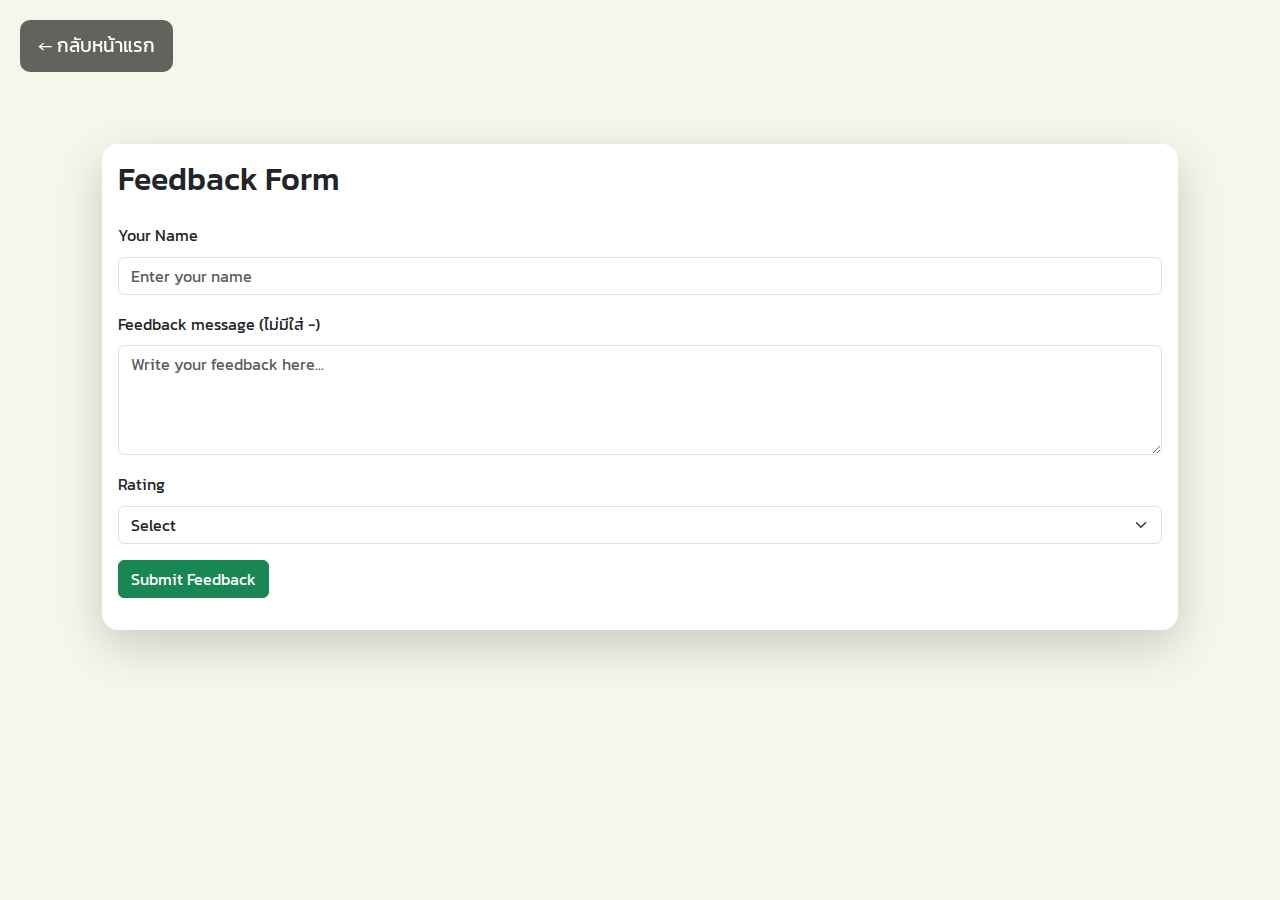
<file: pages/feedback.html>
<!DOCTYPE html>
<html lang="en">

<head>
  <meta charset="UTF-8">
  <meta name="viewport" content="width=device-width, initial-scale=1.0">
  <link rel="stylesheet" href="/css/feedback.css">
  <title>Feedback</title>
  <link
    href="https://fonts.googleapis.com/css2?family=Kanit:wght@300;400;700&family=Playfair+Display:wght@400;700;900&display=swap"
    rel="stylesheet">
  <link href="https://cdn.jsdelivr.net/npm/bootstrap@5.3.8/dist/css/bootstrap.min.css" rel="stylesheet">
  <link rel="stylesheet" href="../css/style.css">
</head>

<body>

  <a href="../index.html" class="back-button">← กลับหน้าแรก</a>

  <div class="container mt-5">
    <div class="card shadow-lg rounded-4 border-0">
      <div class="card-body">
        <h2 class="mb-4">Feedback Form</h2>
        <form id="feedbackForm">
          <div class="mb-3">
            <label for="username" class="form-label">Your Name</label>
            <input type="text" class="form-control" id="username" placeholder="Enter your name" required>
          </div>

          <div class="mb-3">
            <label for="feedbackMessage" class="form-label">Feedback message (ไม่มีใส่ -)</label>
            <textarea class="form-control" id="feedbackMessage" rows="4" placeholder="Write your feedback here..." required></textarea>
          </div>

          <div class="mb-3">
            <label for="rating" class="form-label">Rating</label>
            <select class="form-select" id="rating" required>
              <option value="">Select</option>
              <option value="5">⭐⭐⭐⭐⭐ Excellent</option>
              <option value="4">⭐⭐⭐⭐ Good</option>
              <option value="3">⭐⭐⭐ Average</option>
              <option value="2">⭐⭐ Poor</option>
              <option value="1">⭐ Bad</option>
            </select>
          </div>

          <button type="submit" class="btn btn-success">Submit Feedback</button>
        </form>

        <!-- สำหรับ debug JS -->
        <div id="console" class="mt-3 text-danger"></div>
      </div>
    </div>

    <div class="mt-5" id="feedbackList"></div>
  </div>

  <script src="../js/feedback.js"></script>
</body>

</html>
</file>
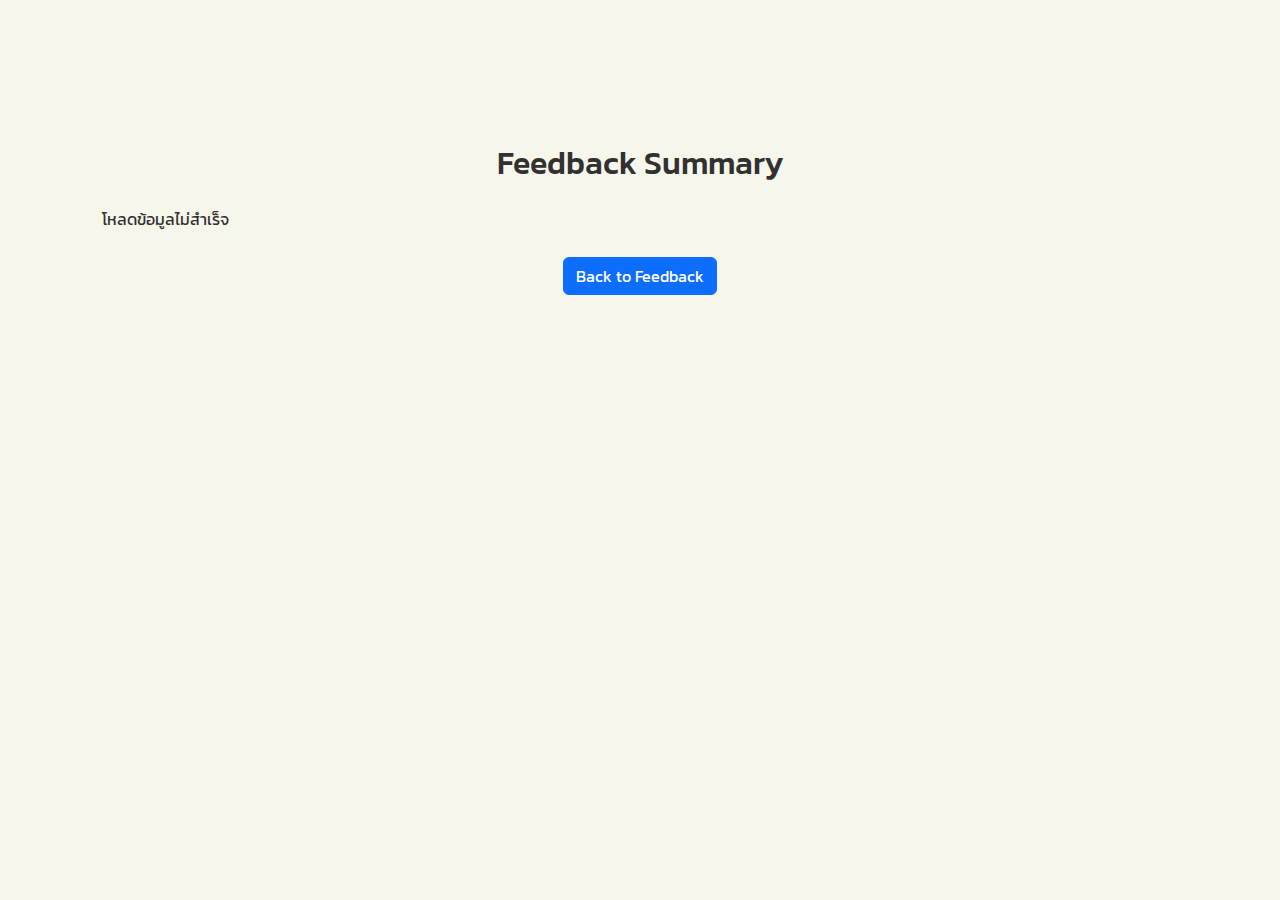
<file: pages/feedback_summary.html>
<!DOCTYPE html>
<html lang="en">

<head>
  <meta charset="UTF-8" />
  <meta name="viewport" content="width=device-width, initial-scale=1.0" />
  <link rel="stylesheet" href="/css/summary_feedback.css">
  <title>Feedback Summary</title>
  <link
    href="https://fonts.googleapis.com/css2?family=Kanit:wght@300;400;700&family=Playfair+Display:wght@400;700;900&display=swap"
    rel="stylesheet">
  <link href="https://cdn.jsdelivr.net/npm/bootstrap@5.3.8/dist/css/bootstrap.min.css" rel="stylesheet" />
  <link rel="stylesheet" href="../css/style.css" />
</head>

<body>
  <div class="container mt-5">
    <h2 class="text-center mb-4">Feedback Summary</h2>
    <div id="feedbackSummary"></div>

    <div class="text-center mt-4">
      <a href="feedback.html" class="btn btn-primary">Back to Feedback</a>
    </div>
  </div>

  <script src="../js/feedback.js"></script>
</body>

</html>
</file>
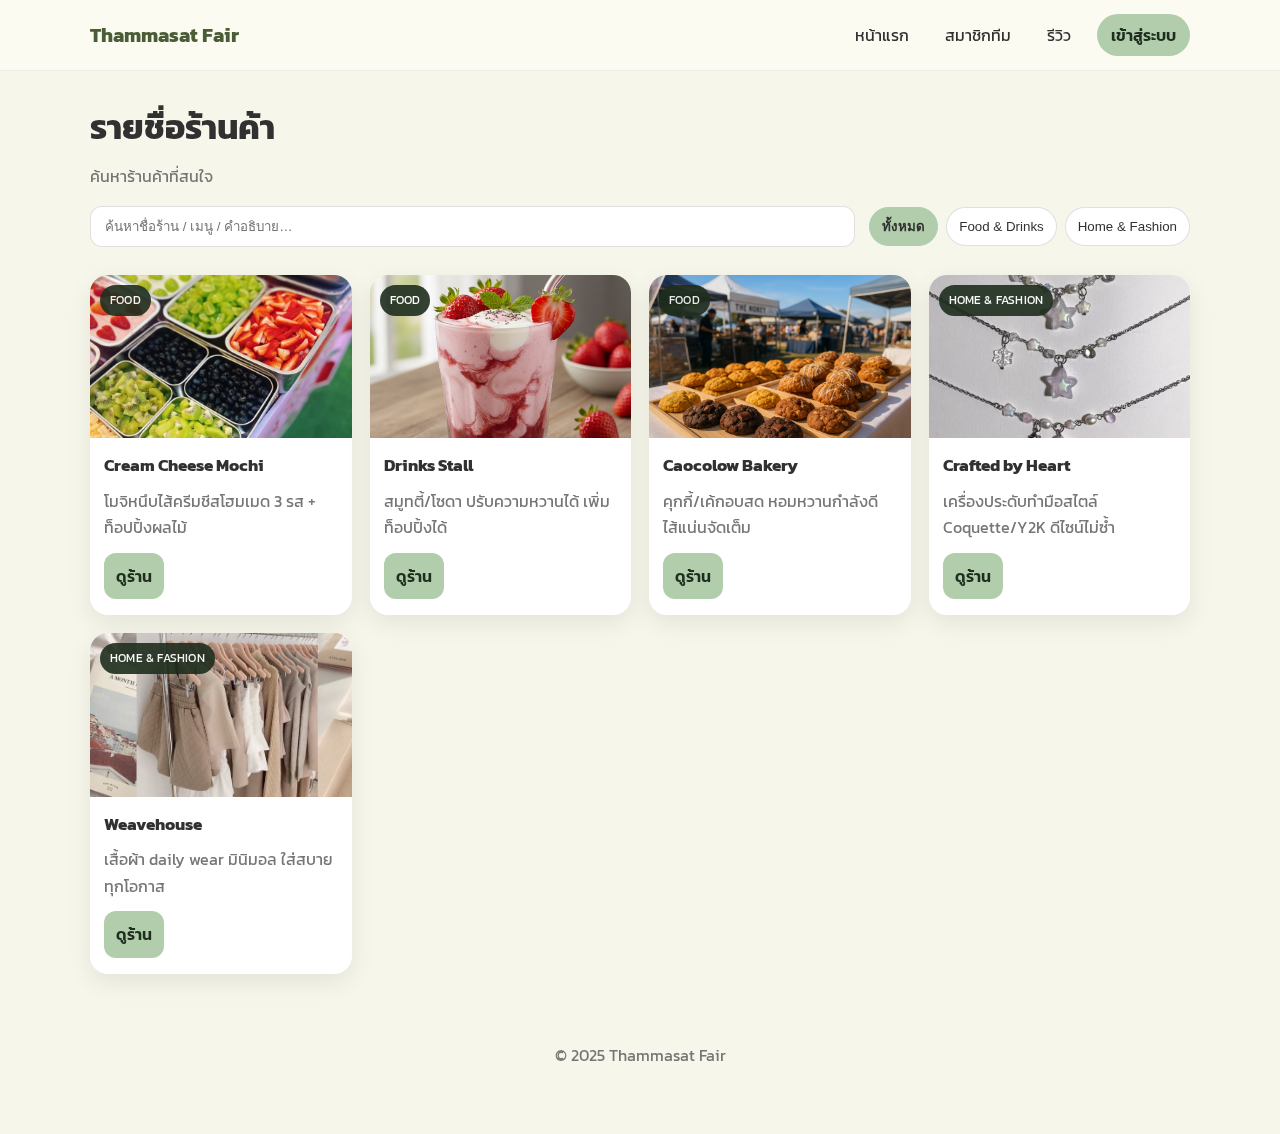
<file: pages/linkshop.html>
<!DOCTYPE html>
<html lang="th">

<head>
  <meta charset="UTF-8" />
  <meta name="viewport" content="width=device-width, initial-scale=1.0" />
  <title>รายชื่อร้านค้า | Thammasat Fair</title>

  <link href="https://fonts.googleapis.com/css2?family=Kanit:wght@400;600&display=swap" rel="stylesheet">
  <link rel="stylesheet" href="../css/linkshop.css">
</head>

<body>

  <header class="site-header">
    <div class="container nav">
      <a href="../index.html" class="logo">Thammasat Fair</a>
      <nav class="nav-links">
        <a href="../index.html">หน้าแรก</a>
        <a href="member.html">สมาชิกทีม</a>
        <a href="feedback.html">รีวิว</a>
        <a class="btn" href="registration.html">เข้าสู่ระบบ</a>
      </nav>
    </div>
  </header>


  <section class="page-hero">
    <div class="container">
      <h1>รายชื่อร้านค้า</h1>
      <p>ค้นหาร้านค้าที่สนใจ</p>
    </div>
  </section>


  <section class="controls">
    <div class="container controls-row">
      <div class="search-wrap">
        <input id="searchInput" type="search" placeholder="ค้นหาชื่อร้าน / เมนู / คำอธิบาย…" aria-label="ค้นหาร้านค้า">
      </div>
      <div class="filters" role="tablist" aria-label="Filter categories">
        <button class="filter-btn is-active" data-filter="all">ทั้งหมด</button>
        <button class="filter-btn" data-filter="food">Food & Drinks</button>
        <button class="filter-btn" data-filter="home">Home & Fashion</button>
      </div>
    </div>
  </section>


  <main class="container">
    <div id="boothGrid" class="grid">


      <article class="card" data-category="food">
        <div class="thumb">
          <img src="../resources/booth/Foods/booth1/banner.jpg" alt="Cream Cheese Mochi banner">
          <span class="badge">FOOD</span>
        </div>
        <div class="card-body">
          <h3 class="card-title">Cream Cheese Mochi</h3>
          <p class="card-text">โมจิหนึบไส้ครีมชีสโฮมเมด 3 รส + ท็อปปิ้งผลไม้</p>
          <div class="card-actions">
            <a class="btn" href="Foods/booth1.html">ดูร้าน</a>
          </div>
        </div>
      </article>


      <article class="card" data-category="food">
        <div class="thumb">
          <img src="../resources/booth/Foods/booth2/Strawberry.jpg" alt="Drinks Stall strawberry yogurt">
          <span class="badge">FOOD</span>
        </div>
        <div class="card-body">
          <h3 class="card-title">Drinks Stall</h3>
          <p class="card-text">สมูทตี้/โซดา ปรับความหวานได้ เพิ่มท็อปปิ้งได้</p>
          <div class="card-actions">
            <a class="btn" href="Foods/booth2.html">ดูร้าน</a>
          </div>
        </div>
      </article>


      <article class="card" data-category="food">
        <div class="thumb">
          <img src="../resources/booth/Foods/booth3/banner.png" alt="Caocolow Bakery banner">
          <span class="badge">FOOD</span>
        </div>
        <div class="card-body">
          <h3 class="card-title">Caocolow Bakery</h3>
          <p class="card-text">คุกกี้/เค้กอบสด หอมหวานกำลังดี ไส้แน่นจัดเต็ม</p>
          <div class="card-actions">
            <a class="btn" href="Foods/booth3.html">ดูร้าน</a>
          </div>
        </div>
      </article>


      <article class="card" data-category="home">
        <div class="thumb">
          <img src="../resources/booth/Home/booth4/necklace.jpg" alt="Crafted by Heart necklace">
          <span class="badge">HOME & FASHION</span>
        </div>
        <div class="card-body">
          <h3 class="card-title">Crafted by Heart</h3>
          <p class="card-text">เครื่องประดับทำมือสไตล์ Coquette/Y2K ดีไซน์ไม่ซ้ำ</p>
          <div class="card-actions">
            <a class="btn" href="Home%20&%20Fashion/booth4.html">ดูร้าน</a>
          </div>
        </div>
      </article>


      <article class="card" data-category="home">
        <div class="thumb">
          <img src="../resources/booth/Home/booth5/head.jpg" alt="Weavehouse head banner">
          <span class="badge">HOME & FASHION</span>
        </div>
        <div class="card-body">
          <h3 class="card-title">Weavehouse</h3>
          <p class="card-text">เสื้อผ้า daily wear มินิมอล ใส่สบาย ทุกโอกาส</p>
          <div class="card-actions">
            <a class="btn" href="Home%20&%20Fashion/booth5.html">ดูร้าน</a>
          </div>
        </div>
      </article>

    </div>
  </main>

  <footer class="site-footer">
    <div class="container">
      <p>© 2025 Thammasat Fair</p>
    </div>
  </footer>


  <script>
    const searchInput = document.getElementById('searchInput');
    const filterBtns = document.querySelectorAll('.filter-btn');
    const cards = document.querySelectorAll('.card');

    function applyFilters() {
      const term = (searchInput.value || '').toLowerCase().trim();
      const activeBtn = document.querySelector('.filter-btn.is-active');
      const category = activeBtn ? activeBtn.dataset.filter : 'all';

      cards.forEach(card => {
        const inCategory = category === 'all' || card.dataset.category === category;
        const text = card.innerText.toLowerCase();
        const match = !term || text.includes(term);
        card.style.display = (inCategory && match) ? '' : 'none';
      });
    }

    filterBtns.forEach(btn => {
      btn.addEventListener('click', () => {
        filterBtns.forEach(b => b.classList.remove('is-active'));
        btn.classList.add('is-active');
        applyFilters();
      });
    });

    searchInput.addEventListener('input', applyFilters);
  </script>
</body>

</html>
</file>
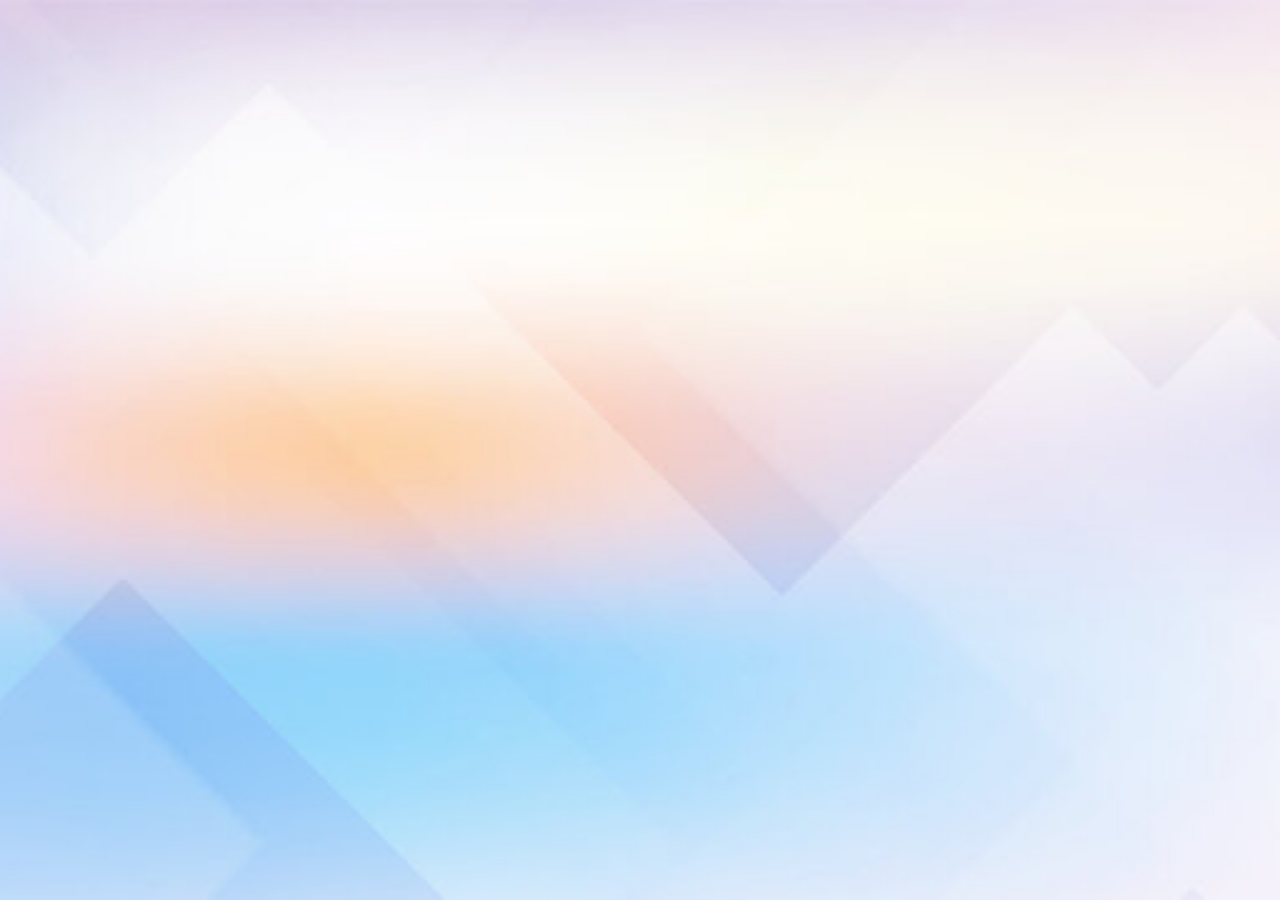
<file: pages/member.html>
<!DOCTYPE html>
<html lang="en">

<head>
    <meta charset="UTF-8">
    <meta name="viewport" content="width=device-width, initial-scale=1.0">
    <link rel="stylesheet" href="/css/member.css">
    <title>Document</title>
</head>

<body>

</body>

</html>
</file>
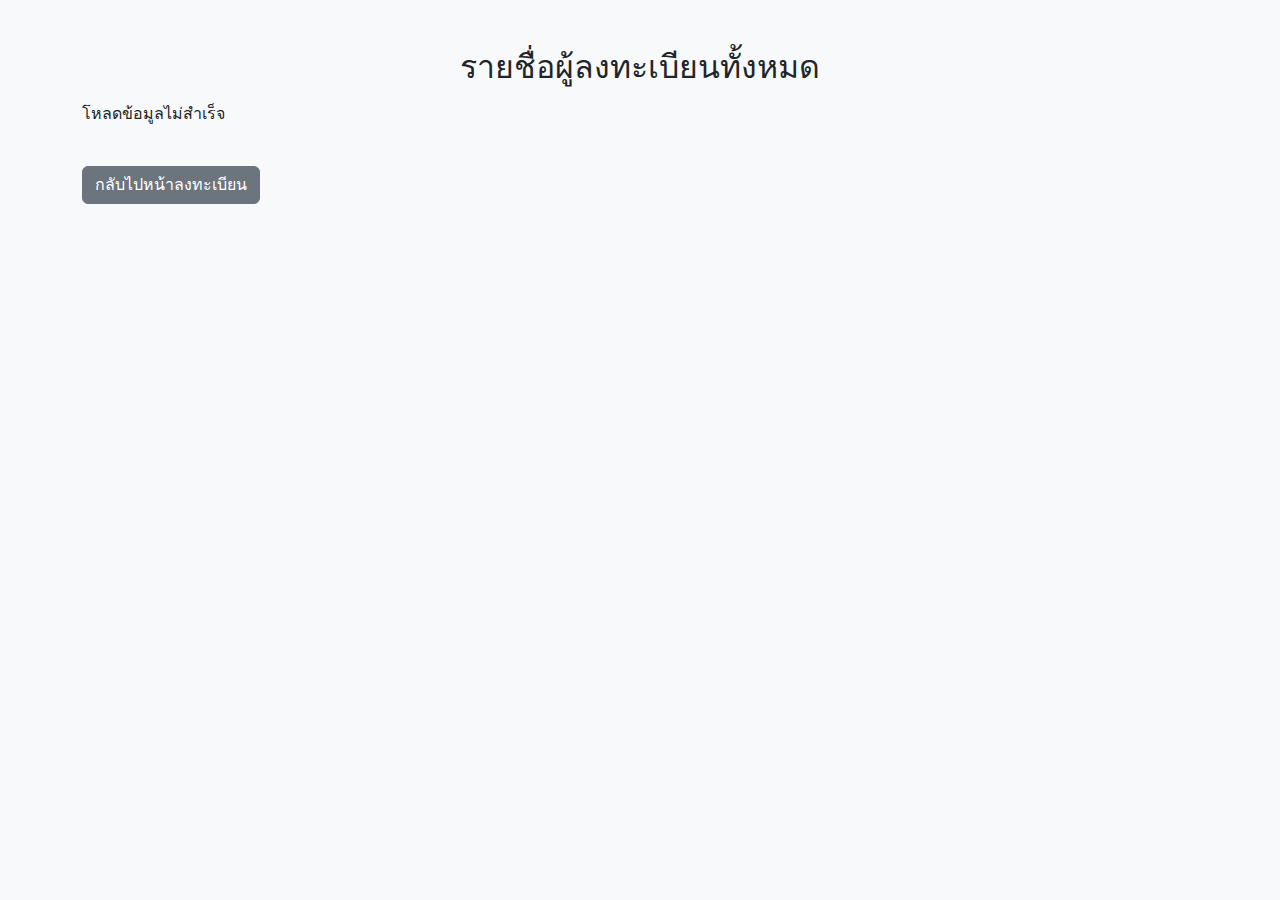
<file: pages/register_summary.html>
<!DOCTYPE html>
<html lang="en">
<head>
  <meta charset="UTF-8">
  <title>Summary</title>
  <link href="https://cdn.jsdelivr.net/npm/bootstrap@5.3.8/dist/css/bootstrap.min.css" rel="stylesheet">
  <script src="../js/formHandler.js" defer></script>
</head>
<body class="bg-light p-5">
  <div class="container">
    <h2 class="mb-3 text-center">รายชื่อผู้ลงทะเบียนทั้งหมด</h2>
    <div id="summaryList"></div>
    <a href="registration.html" class="btn btn-secondary mt-4">กลับไปหน้าลงทะเบียน</a>
  </div>
</body>
</html>
</file>
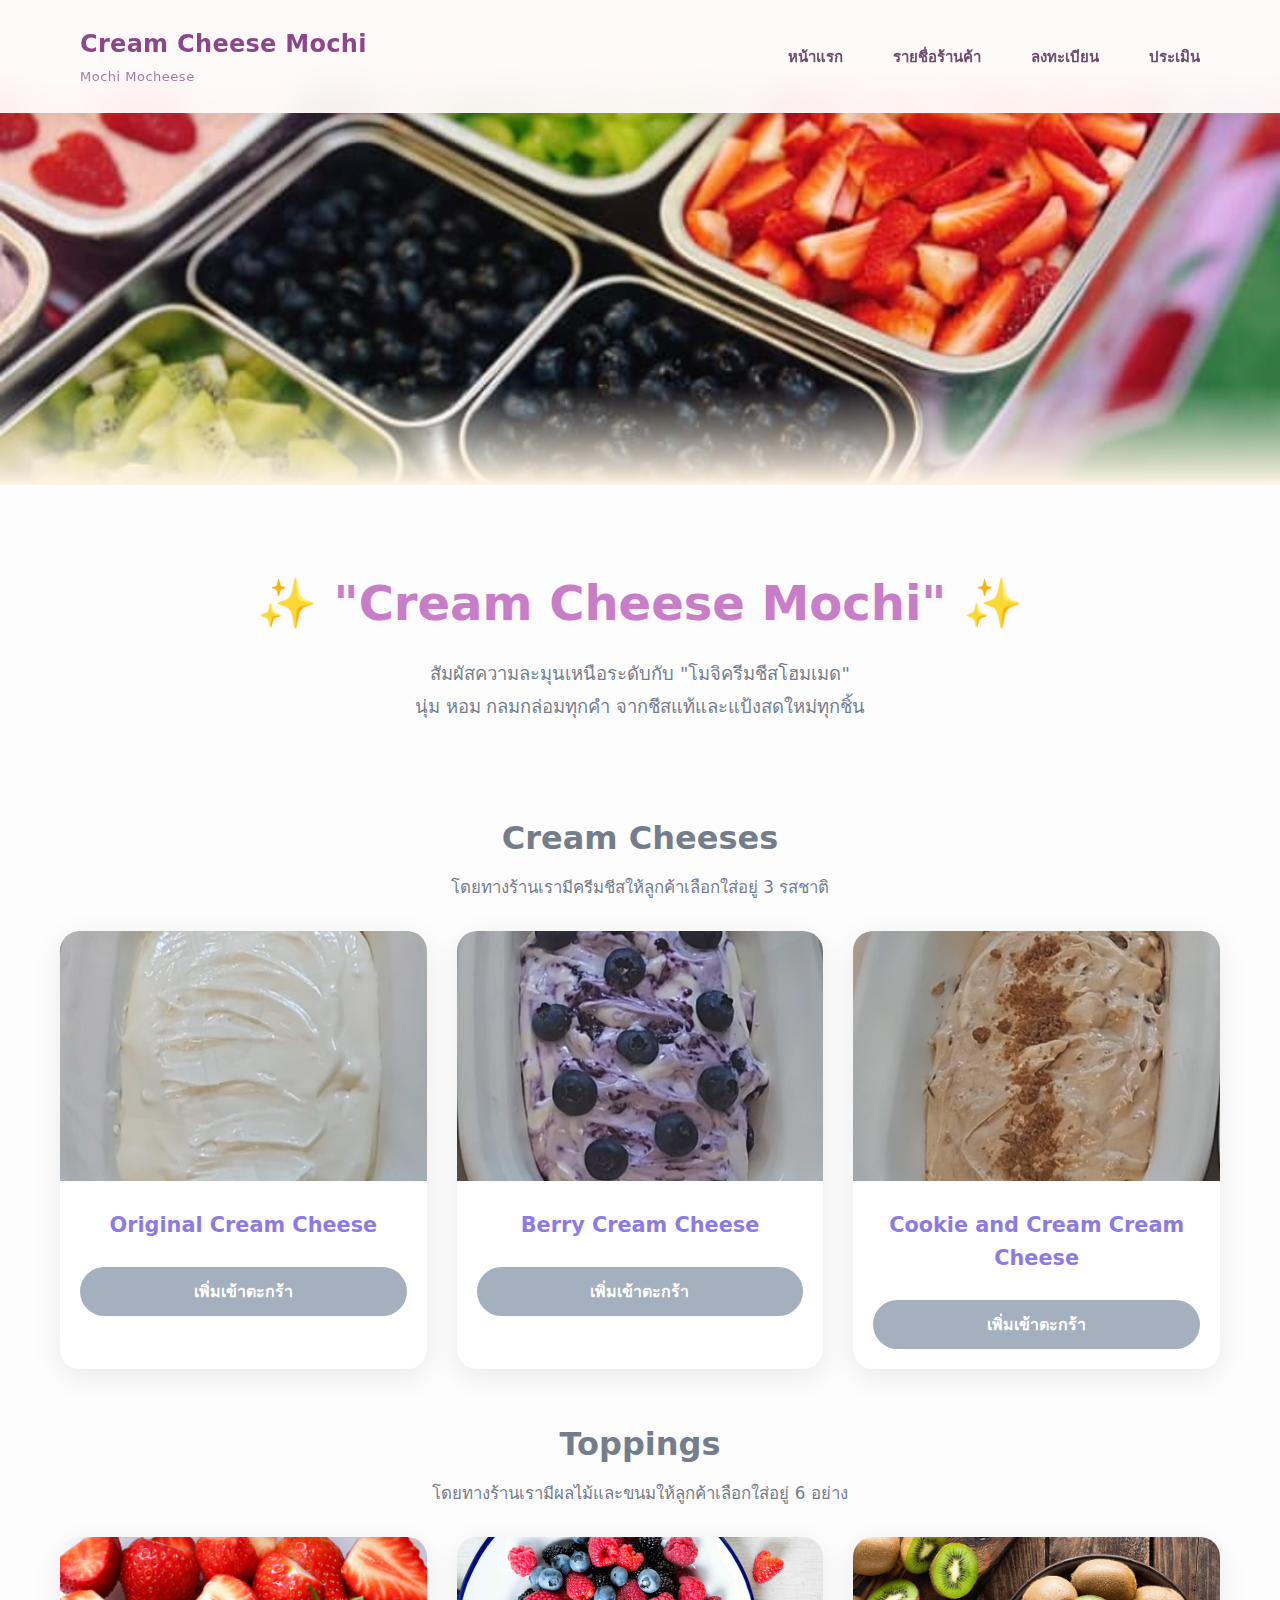
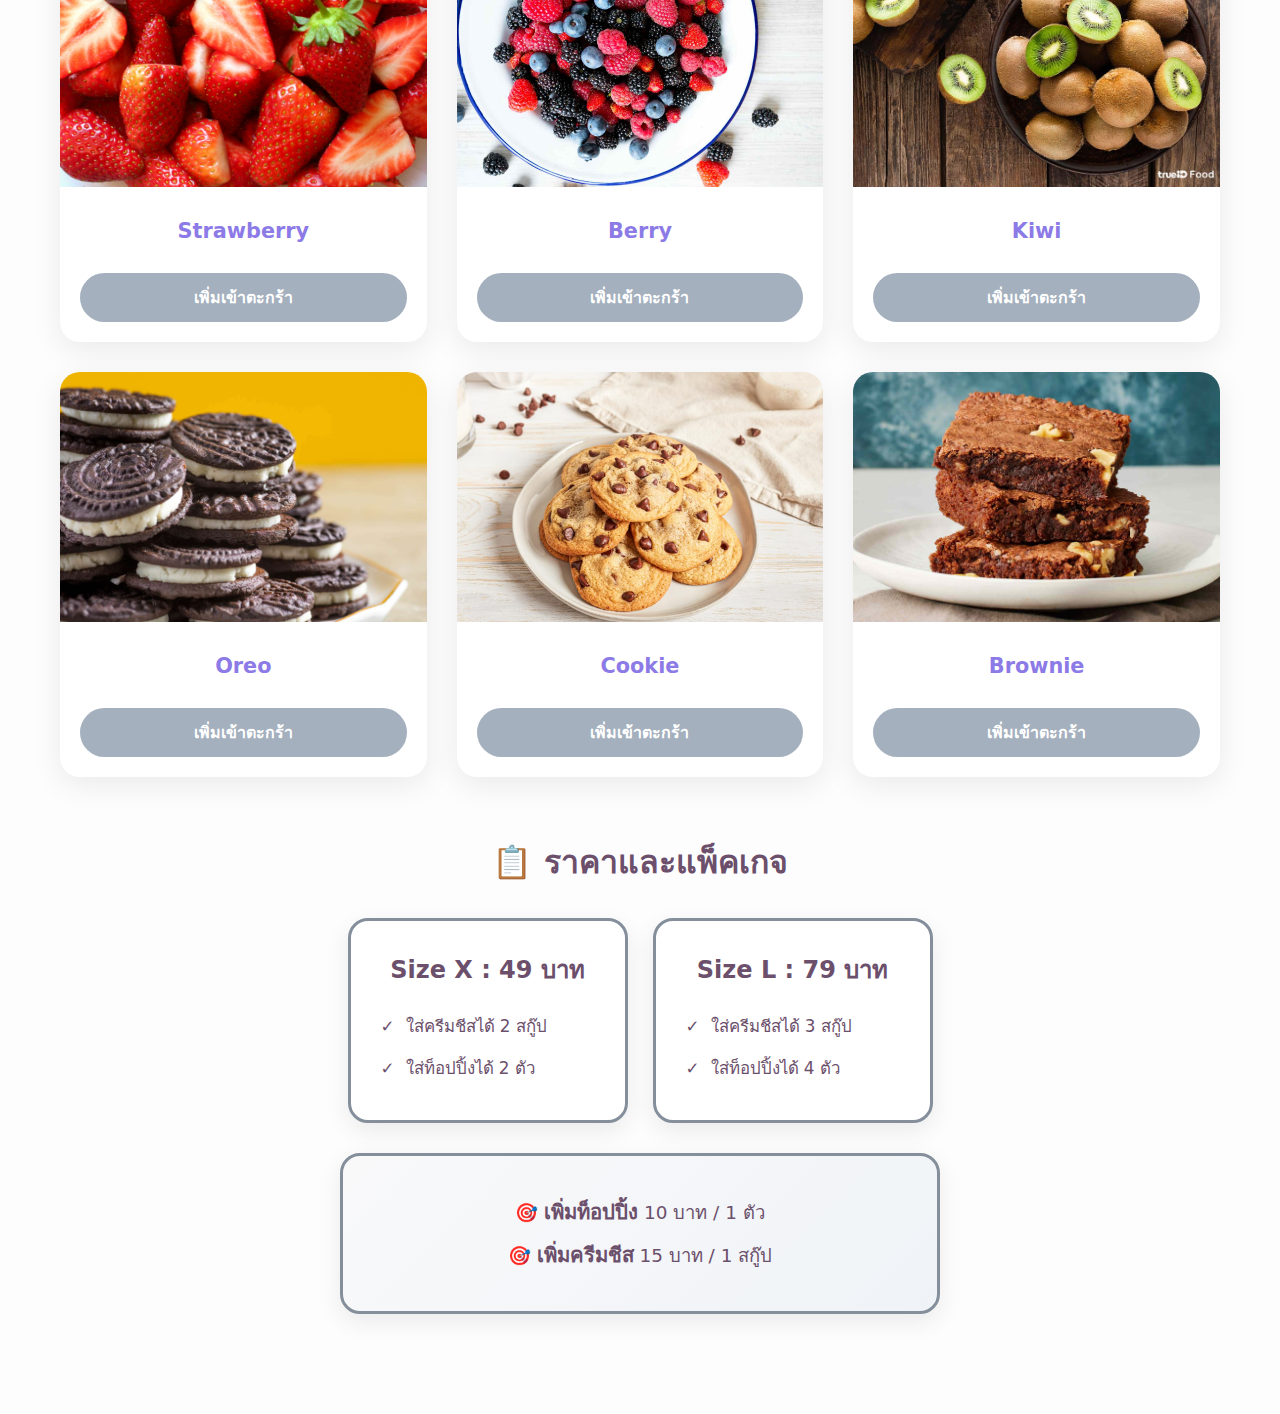
<file: pages/Foods/booth1.html>
<!DOCTYPE html>
<html lang="th">
<head>
    <meta charset="UTF-8">
    <meta name="viewport" content="width=device-width, initial-scale=1.0">
    <title>Cream Cheese Mochi</title>
    <link rel="stylesheet" href="../../css/booth_1.css">
</head>
<body>
    <header>
        <div class="header-content">
            <h2>Cream Cheese Mochi</h2>
            <p>Mochi Mocheese</p>
        </div>
        <div class="list">
            <p class="list-button"><a href="../../index.html">หน้าแรก</a></p>
            <p class="list-button"><a href="../linkshop.html">รายชื่อร้านค้า</a></p>
            <p class="list-button"><a href="../registration.html">ลงทะเบียน</a></p>
            <p class="list-button"><a href="../feedback.html">ประเมิน</a></p>
        </div>
    </header>

    <div class="banner">    
        <img src="../../resources/booth/Foods/booth1/banner.jpg" alt="Cream Cheese Mochi Banner">
    </div>

    <main>
        <section class="booth-intro">
            <h1 class="booth-heading">✨ "Cream Cheese Mochi" ✨</h1>
            <p class="booth-description">
                สัมผัสความละมุนเหนือระดับกับ "โมจิครีมชีสโฮมเมด"<br>
                นุ่ม หอม กลมกล่อมทุกคำ จากชีสแท้และแป้งสดใหม่ทุกชิ้น
            </p>
        </section>

        <!-- Cream Cheeses Section -->
        <section class="section-header">
            <h2>Cream Cheeses</h2>
            <p>โดยทางร้านเรามีครีมชีสให้ลูกค้าเลือกใส่อยู่ 3 รสชาติ</p>
        </section>

        <div class="product-list">
            <div class="item-card">
                <img src="../../resources/booth/Foods/booth1/cream cheeses/original cream cheese.png" alt="Original Cream Cheese">
                <h3>Original Cream Cheese</h3>
                <button class="btn-buy">เพิ่มเข้าตะกร้า</button>
            </div>

            <div class="item-card">
                <img src="../../resources/booth/Foods/booth1/cream cheeses/berry cream cheese.png" alt="Berry Cream Cheese">
                <h3>Berry Cream Cheese</h3>
                <button class="btn-buy">เพิ่มเข้าตะกร้า</button>
            </div>

            <div class="item-card">
                <img src="../../resources/booth/Foods/booth1/cream cheeses/cookie and cream cream cheeese.png" alt="Cookie and Cream">
                <h3>Cookie and Cream Cream Cheese</h3>
                <button class="btn-buy">เพิ่มเข้าตะกร้า</button>
            </div>
        </div>

        <!-- Toppings Section -->
        <section class="section-header">
            <h2>Toppings</h2>
            <p>โดยทางร้านเรามีผลไม้และขนมให้ลูกค้าเลือกใส่อยู่ 6 อย่าง</p>
        </section>

        <div class="product-list">
            <div class="item-card">
                <img src="../../resources/booth/Foods/booth1/toppings/strawberrys.jpg" alt="Strawberry">
                <h3>Strawberry</h3>
                <button class="btn-buy">เพิ่มเข้าตะกร้า</button>
            </div>

            <div class="item-card">
                <img src="../../resources/booth/Foods/booth1/toppings/berrys.jpg" alt="Berry">
                <h3>Berry</h3>
                <button class="btn-buy">เพิ่มเข้าตะกร้า</button>
            </div>

            <div class="item-card">
                <img src="../../resources/booth/Foods/booth1/toppings/kiwis.jpg" alt="Kiwi">
                <h3>Kiwi</h3>
                <button class="btn-buy">เพิ่มเข้าตะกร้า</button>
            </div>

            <div class="item-card">
                <img src="../../resources/booth/Foods/booth1/toppings/oreos.jpg" alt="Oreo">
                <h3>Oreo</h3>
                <button class="btn-buy">เพิ่มเข้าตะกร้า</button>
            </div>

            <div class="item-card">
                <img src="../../resources/booth/Foods/booth1/toppings/cookies.jpg" alt="Cookie">
                <h3>Cookie</h3>
                <button class="btn-buy">เพิ่มเข้าตะกร้า</button>
            </div>

            <div class="item-card">
                <img src="../../resources/booth/Foods/booth1/toppings/brownies.jpg" alt="Brownie">
                <h3>Brownie</h3>
                <button class="btn-buy">เพิ่มเข้าตะกร้า</button>
            </div>
        </div>

        <!-- Order Section -->
        <section class="order-section">
            <h2 class="order-title">📋 ราคาและแพ็คเกจ</h2>
            
            <div class="order-container">
                <div class="order-card">
                    <h3 class="order-size">Size X : 49 บาท</h3>
                    <ul class="order-list">
                        <li>ใส่ครีมชีสได้ 2 สกู๊ป</li>
                        <li>ใส่ท็อปปิ้งได้ 2 ตัว</li>
                    </ul>
                </div>

                <div class="order-card">
                    <h3 class="order-size">Size L : 79 บาท</h3>
                    <ul class="order-list">
                        <li>ใส่ครีมชีสได้ 3 สกู๊ป</li>
                        <li>ใส่ท็อปปิ้งได้ 4 ตัว</li>
                    </ul>
                </div>
            </div>

            <div class="addon-card">
                <p>🎯 <strong>เพิ่มท็อปปิ้ง</strong> 10 บาท / 1 ตัว</p>
                <p>🎯 <strong>เพิ่มครีมชีส</strong> 15 บาท / 1 สกู๊ป</p>
            </div>
        </section>
    </main>
</body>
</html>
</file>
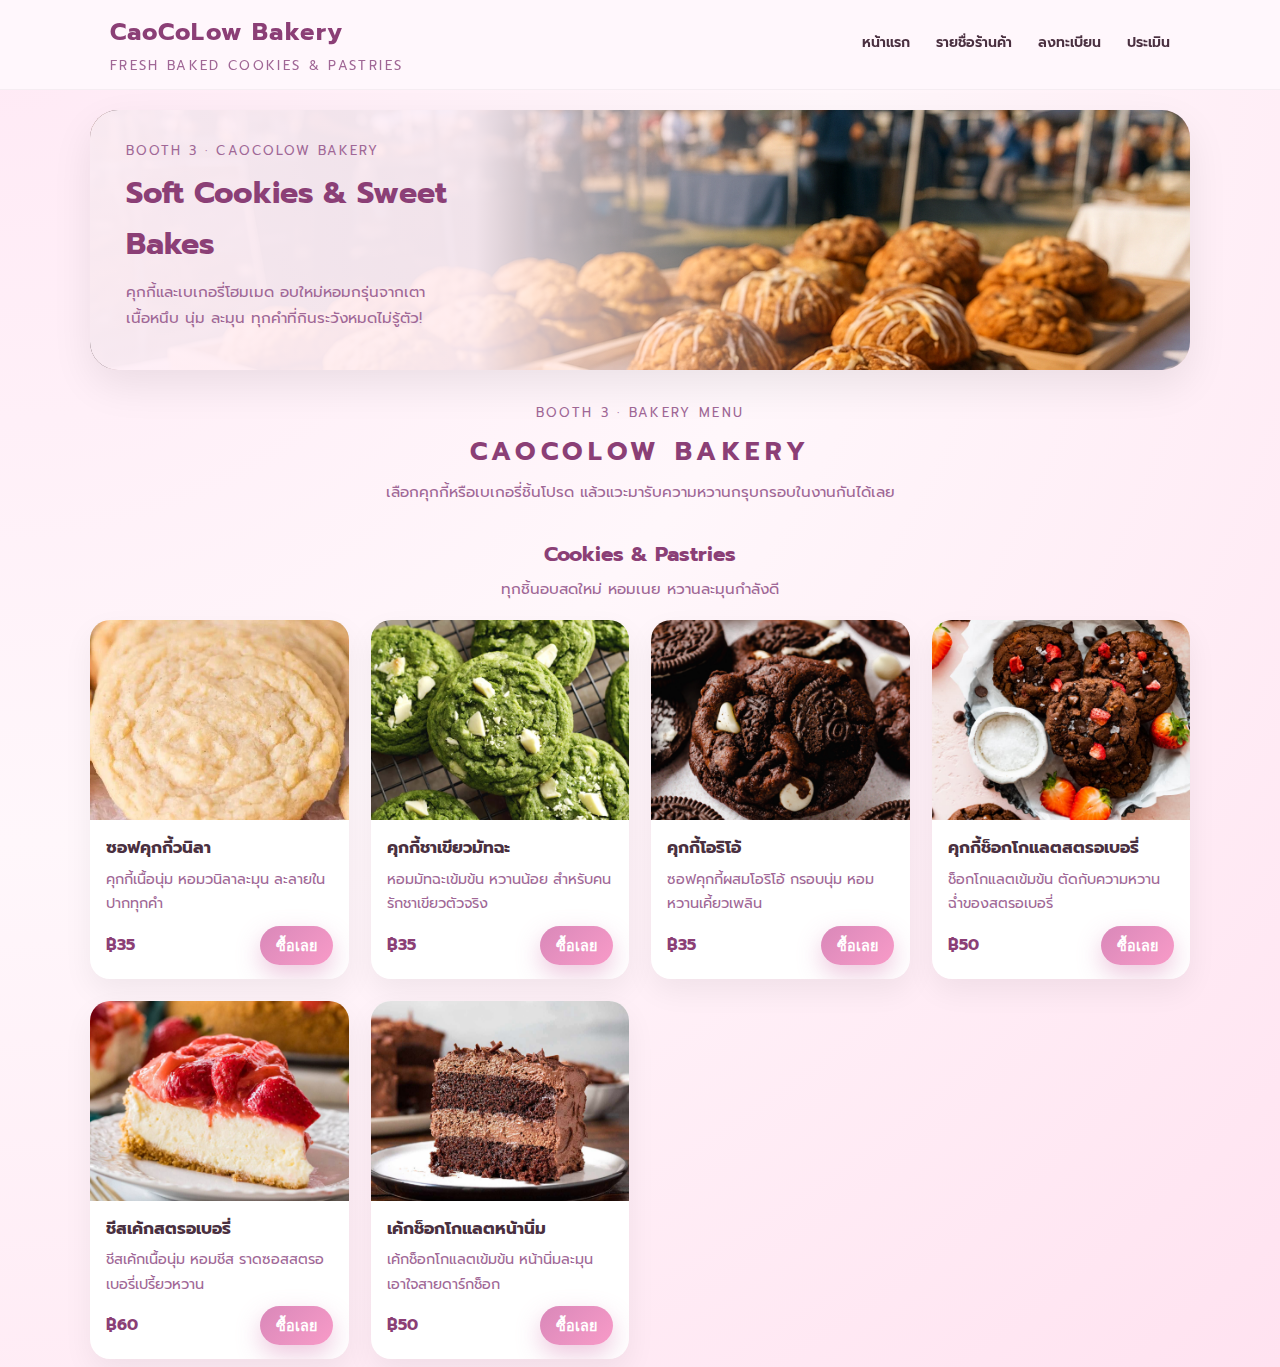
<file: pages/Foods/booth3.html>
<!DOCTYPE html>
<html lang="th">

<head>
  <meta charset="UTF-8">
  <meta name="viewport" content="width=device-width, initial-scale=1.0">
  <title>CaoCoLow Bakery</title>

  <!-- ฟอนต์ Prompt เหมือนบูธ 2 -->
  <link
    href="https://fonts.googleapis.com/css2?family=Prompt:wght@400;500;600;700&display=swap"
    rel="stylesheet"
  />

  <link rel="stylesheet" href="../../css/booth_3.css">
</head>

<body>

  <!-- NAVBAR -->
  <header class="site-header">
    <div class="nav-inner">
      <div class="brand">
        <div class="brand-title">CaoCoLow Bakery</div>
        <div class="brand-subtitle">Fresh baked cookies &amp; pastries</div>
      </div>

      <nav class="nav-links">
        <a href="../../index.html">หน้าแรก</a>
        <a href="../linkshop.html">รายชื่อร้านค้า</a>
        <a href="../registration.html">ลงทะเบียน</a>
        <a href="../feedback.html">ประเมิน</a>
      </nav>
    </div>
  </header>

  <main>

    <!-- HERO (การ์ดด้านบน) -->
    <section class="hero">
      <div class="hero-inner">
        <img
          src="../../resources/booth/Foods/booth3/banner.png"
          alt="คุกกี้และเบเกอรี่จาก CaoCoLow Bakery"
          class="hero-img"
        />

        <div class="hero-overlay"></div>

        <div class="hero-text">
          <p class="hero-kicker">Booth 3 · CaoCoLow Bakery</p>
          <h1>Soft Cookies &amp; Sweet Bakes</h1>
          <p class="hero-desc">
            คุกกี้และเบเกอรี่โฮมเมด อบใหม่หอมกรุ่นจากเตา<br>
            เนื้อหนึบ นุ่ม ละมุน ทุกคำที่กินระวังหมดไม่รู้ตัว!
          </p>
        </div>
      </div>
    </section>

    <!-- หัวข้อเมนูหลัก -->
    <section class="menu-header">
      <p class="menu-label">BOOTH 3 · BAKERY MENU</p>
      <h2 class="menu-title">CAOCOLOW BAKERY</h2>
      <p class="menu-subtitle">
        เลือกคุกกี้หรือเบเกอรี่ชิ้นโปรด แล้วแวะมารับความหวานกรุบกรอบในงานกันได้เลย
      </p>
    </section>

    <!-- PRODUCT GROUP: Cookies & Bakery -->
    <section class="product-group">
      <h3 class="group-title">Cookies &amp; Pastries</h3>
      <p class="group-subtitle">ทุกชิ้นอบสดใหม่ หอมเนย หวานละมุนกำลังดี</p>

      <div class="product-list">

        <!-- 1 -->
        <article class="item-card">
          <img src="../../resources/booth/Foods/booth3/softcookie-vanilla.jpg" alt="ซอฟคุกกี้วนิลา">
          <h4>ซอฟคุกกี้วนิลา</h4>
          <p>คุกกี้เนื้อนุ่ม หอมวนิลาละมุน ละลายในปากทุกคำ</p>
          <div class="item-bottom">
            <span class="price">฿35</span>
            <button class="btn-buy">ซื้อเลย</button>
          </div>
        </article>

        <!-- 2 -->
        <article class="item-card">
          <img src="../../resources/booth/Foods/booth3/matcha-cookie.jpg" alt="คุกกี้ชาเขียวมัทฉะ">
          <h4>คุกกี้ชาเขียวมัทฉะ</h4>
          <p>หอมมัทฉะเข้มข้น หวานน้อย สำหรับคนรักชาเขียวตัวจริง</p>
          <div class="item-bottom">
            <span class="price">฿35</span>
            <button class="btn-buy">ซื้อเลย</button>
          </div>
        </article>

        <!-- 3 -->
        <article class="item-card">
          <img src="../../resources/booth/Foods/booth3/oreo-cookie.jpg" alt="คุกกี้โอริโอ้">
          <h4>คุกกี้โอริโอ้</h4>
          <p>ซอฟคุกกี้ผสมโอริโอ้ กรอบนุ่ม หอมหวานเคี้ยวเพลิน</p>
          <div class="item-bottom">
            <span class="price">฿35</span>
            <button class="btn-buy">ซื้อเลย</button>
          </div>
        </article>

        <!-- 4 -->
        <article class="item-card">
          <img src="../../resources/booth/Foods/booth3/choco-strawberry-cookie.jpg" alt="คุกกี้ช็อกโกแลตสตรอเบอรี่">
          <h4>คุกกี้ช็อกโกแลตสตรอเบอรี่</h4>
          <p>ช็อกโกแลตเข้มข้น ตัดกับความหวานฉ่ำของสตรอเบอรี่</p>
          <div class="item-bottom">
            <span class="price">฿50</span>
            <button class="btn-buy">ซื้อเลย</button>
          </div>
        </article>

        <!-- 5 -->
        <article class="item-card">
          <img src="../../resources/booth/Foods/booth3/strawberry-cheesecake.jpg" alt="ชีสเค้กสตรอเบอรี่">
          <h4>ชีสเค้กสตรอเบอรี่</h4>
          <p>ชีสเค้กเนื้อนุ่ม หอมชีส ราดซอสสตรอเบอรี่เปรี้ยวหวาน</p>
          <div class="item-bottom">
            <span class="price">฿60</span>
            <button class="btn-buy">ซื้อเลย</button>
          </div>
        </article>

        <!-- 6 -->
        <article class="item-card">
          <img src="../../resources/booth/Foods/booth3/chocolate-cake.jpg" alt="เค้กช็อกโกแลตหน้านิ่ม">
          <h4>เค้กช็อกโกแลตหน้านิ่ม</h4>
          <p>เค้กช็อกโกแลตเข้มข้น หน้านิ่มละมุน เอาใจสายดาร์กช็อก</p>
          <div class="item-bottom">
            <span class="price">฿50</span>
            <button class="btn-buy">ซื้อเลย</button>
          </div>
        </article>

      </div>
    </section>

  </main>

</body>
</html>
</file>
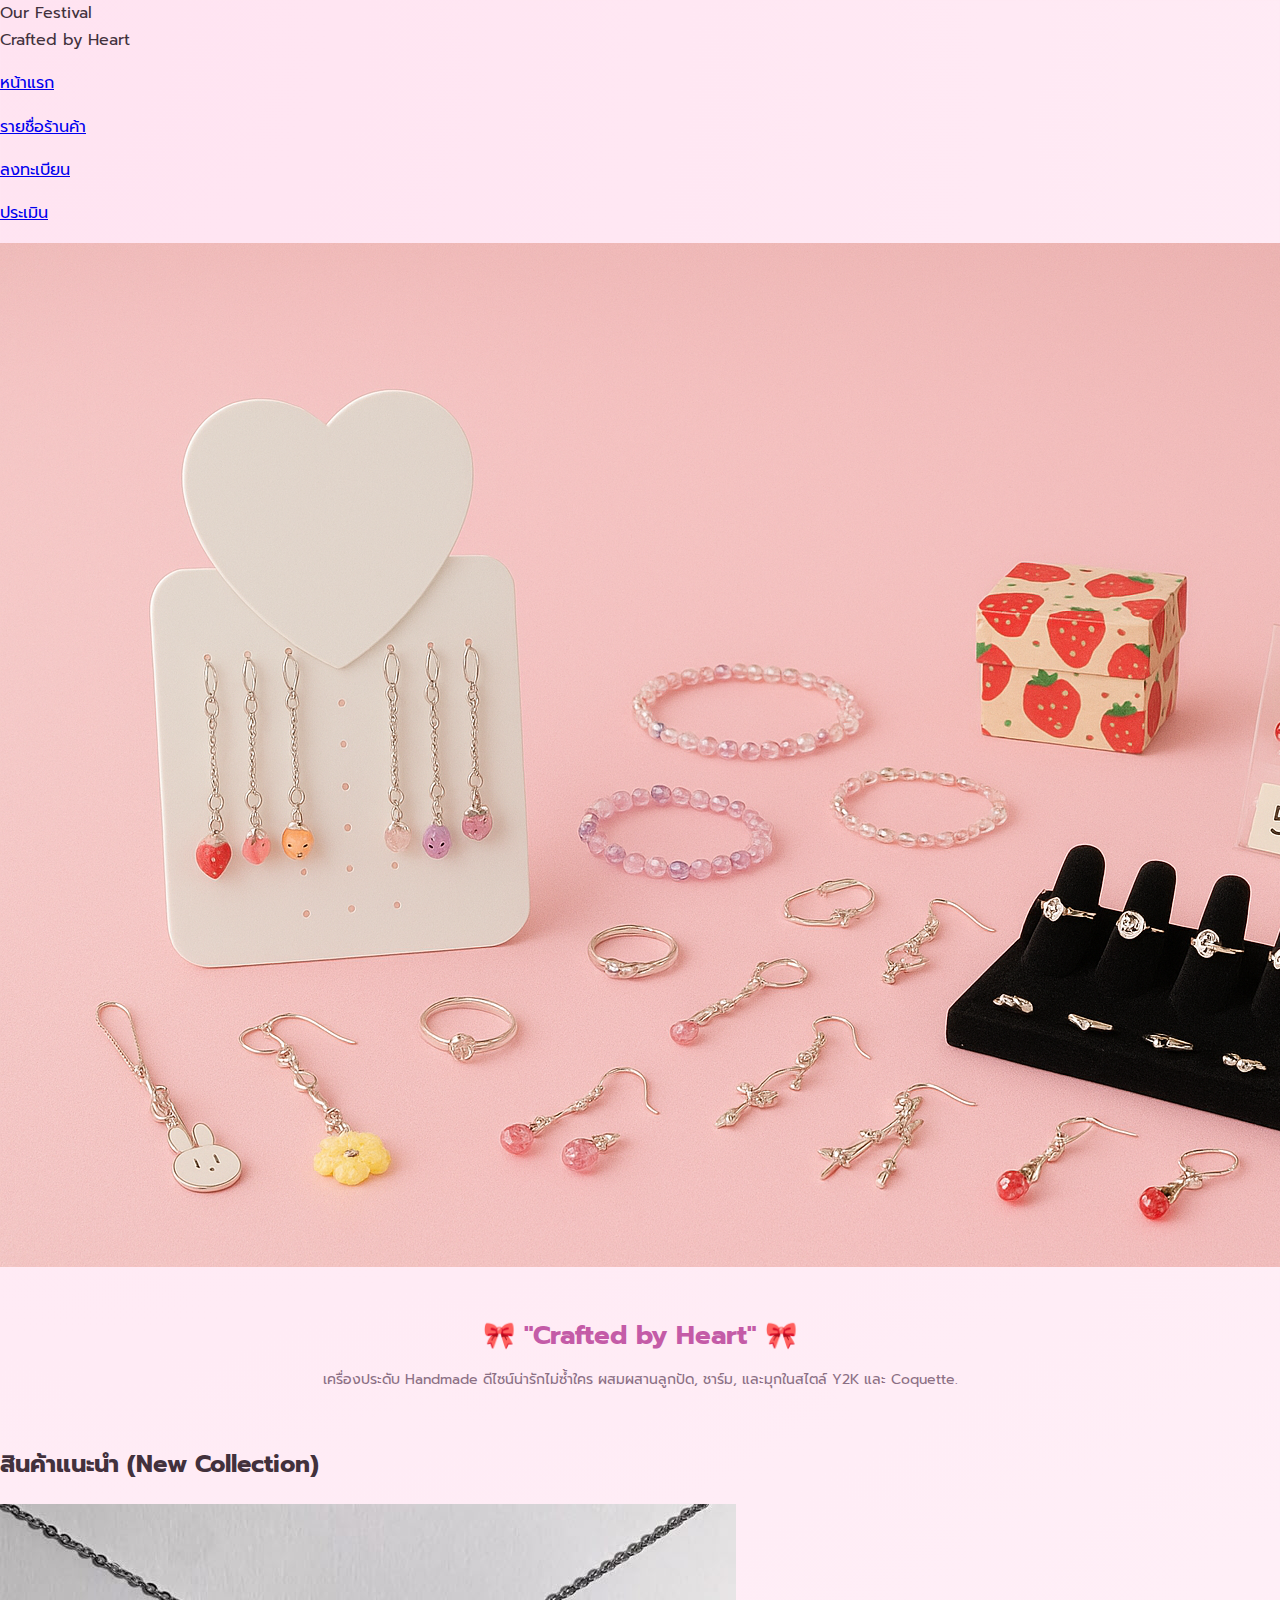
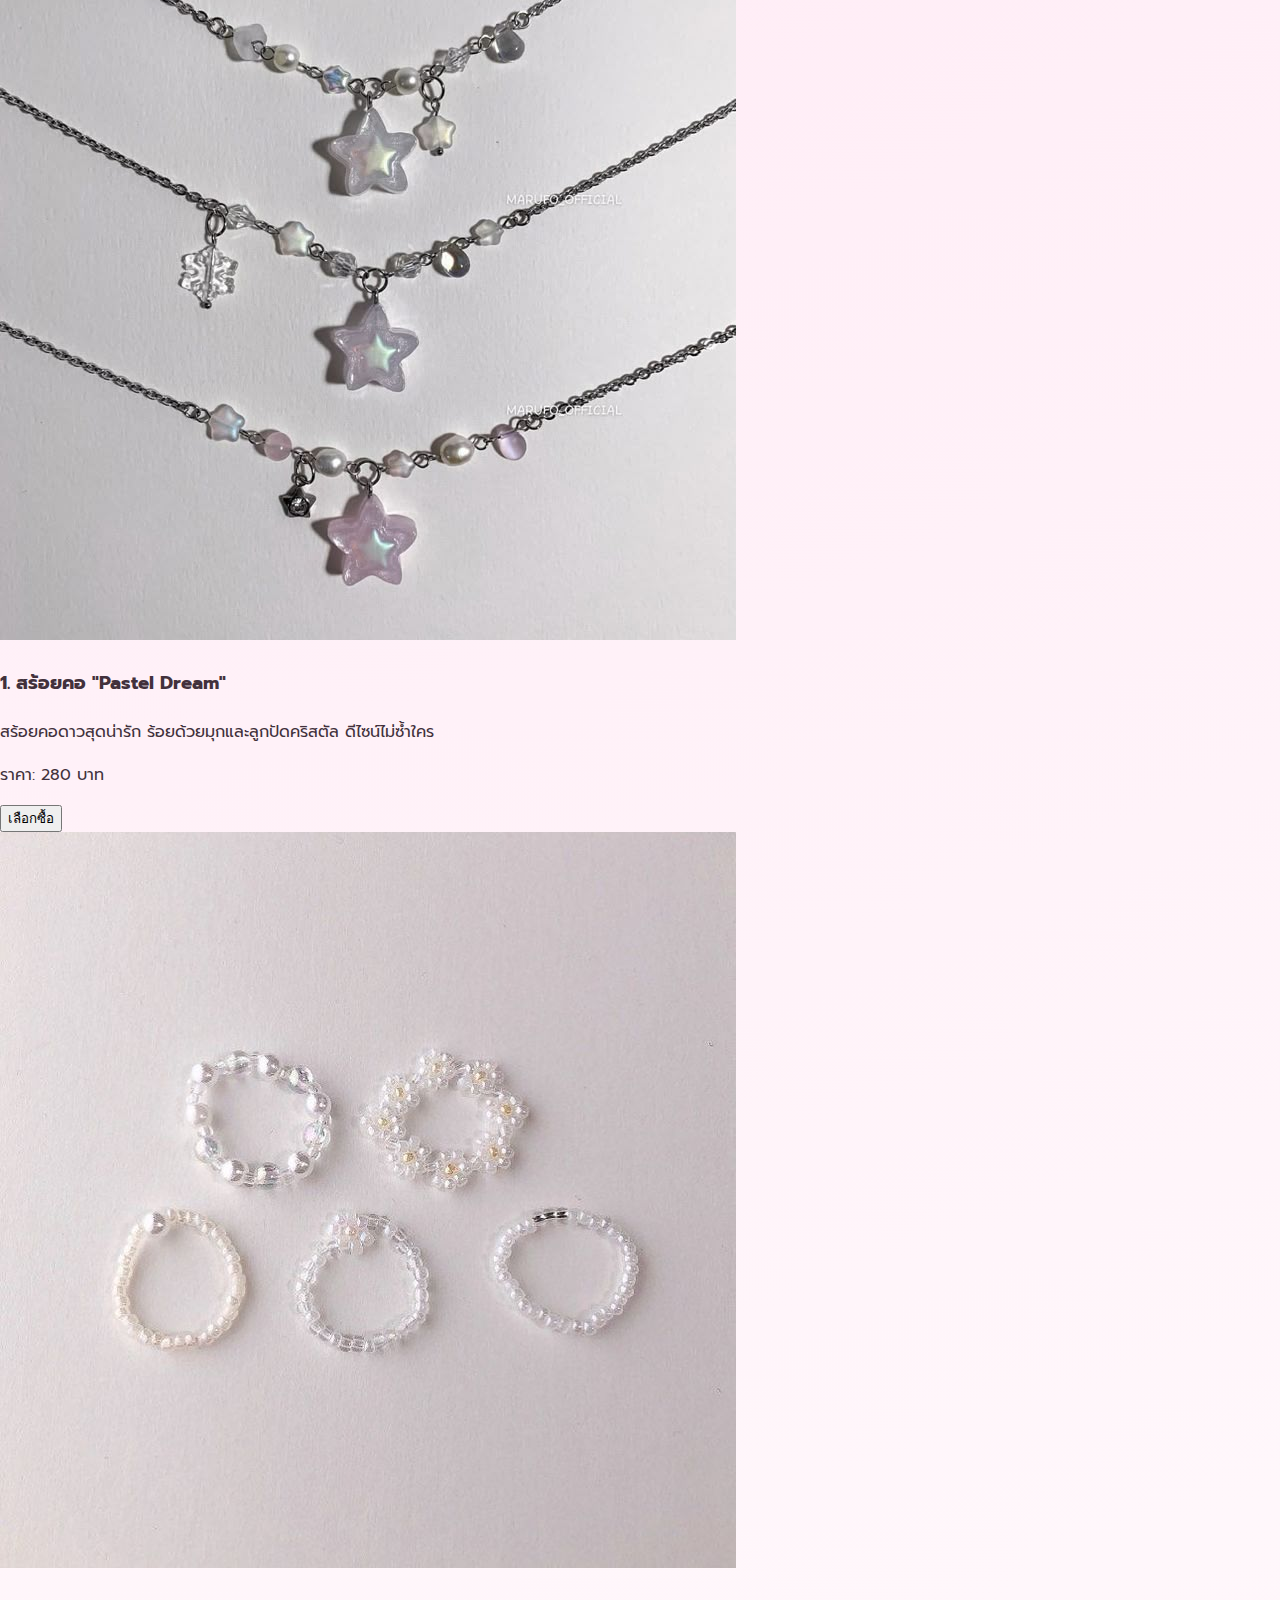
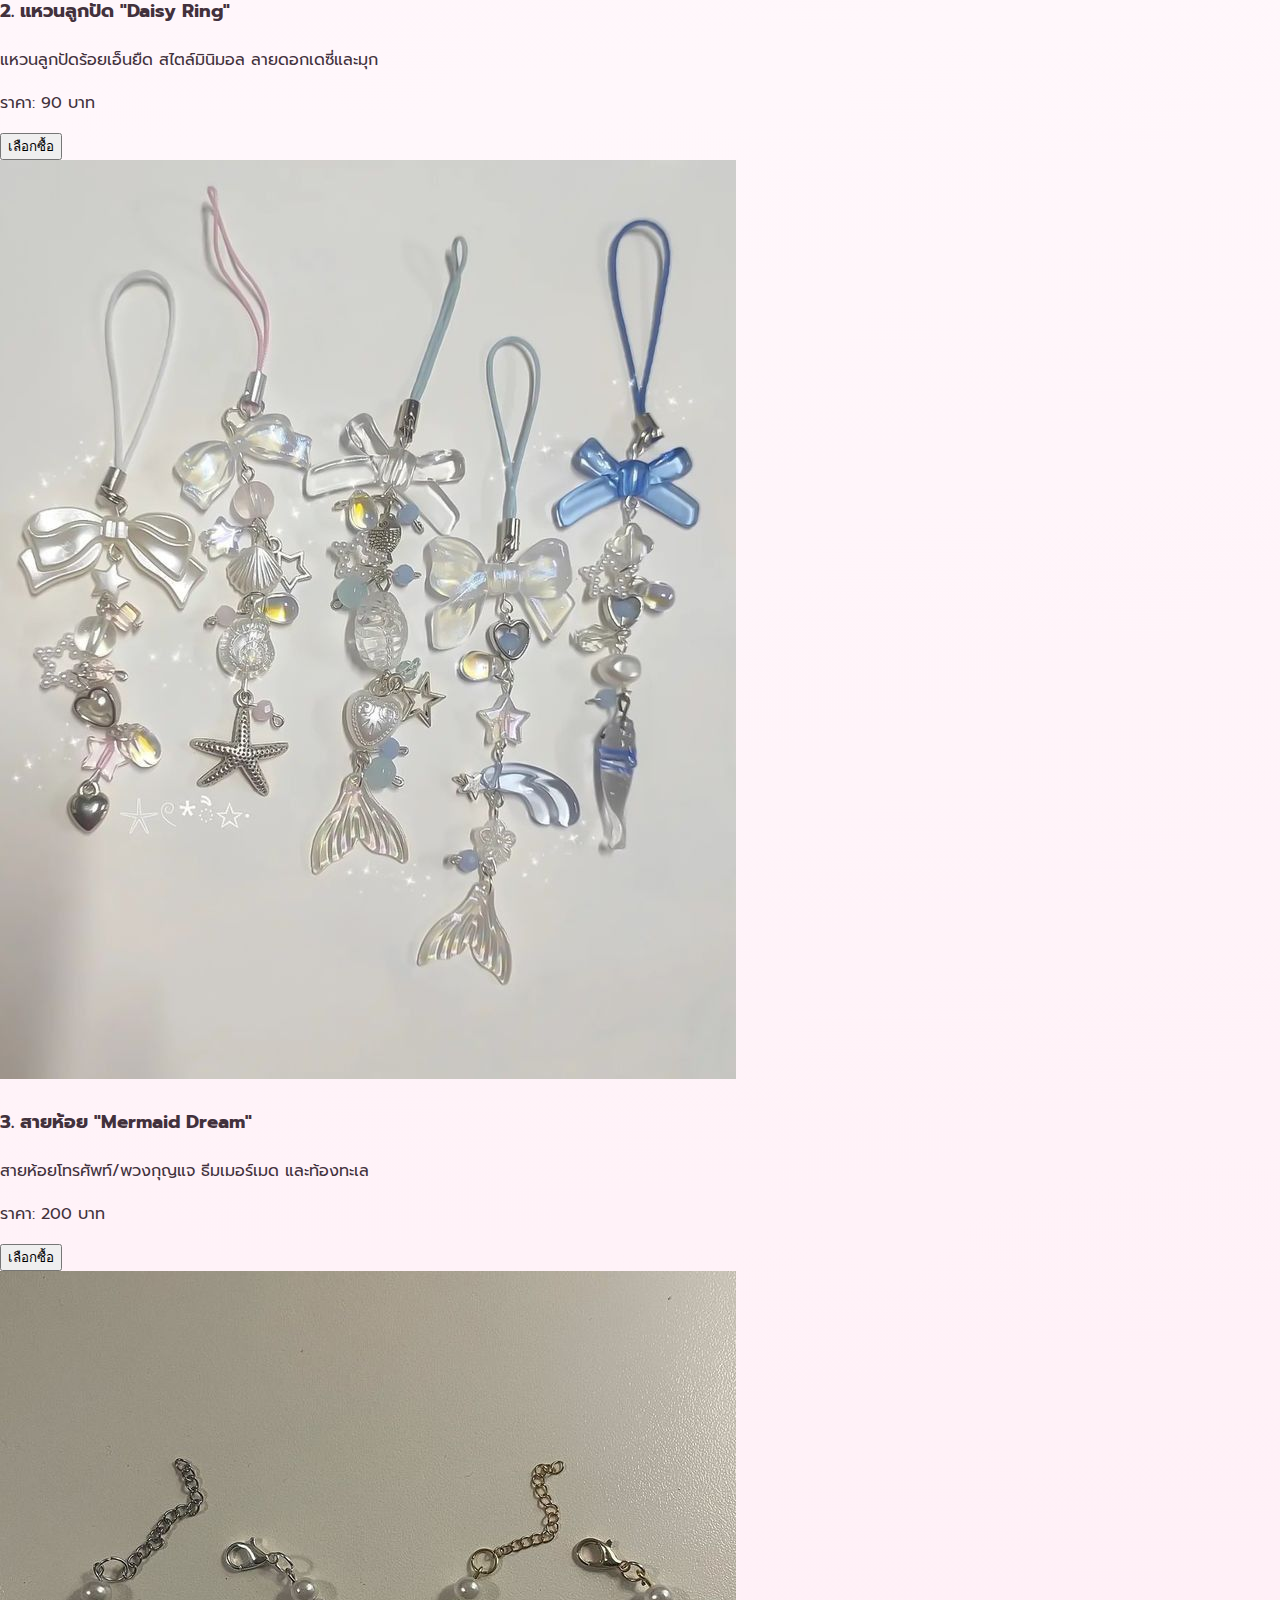
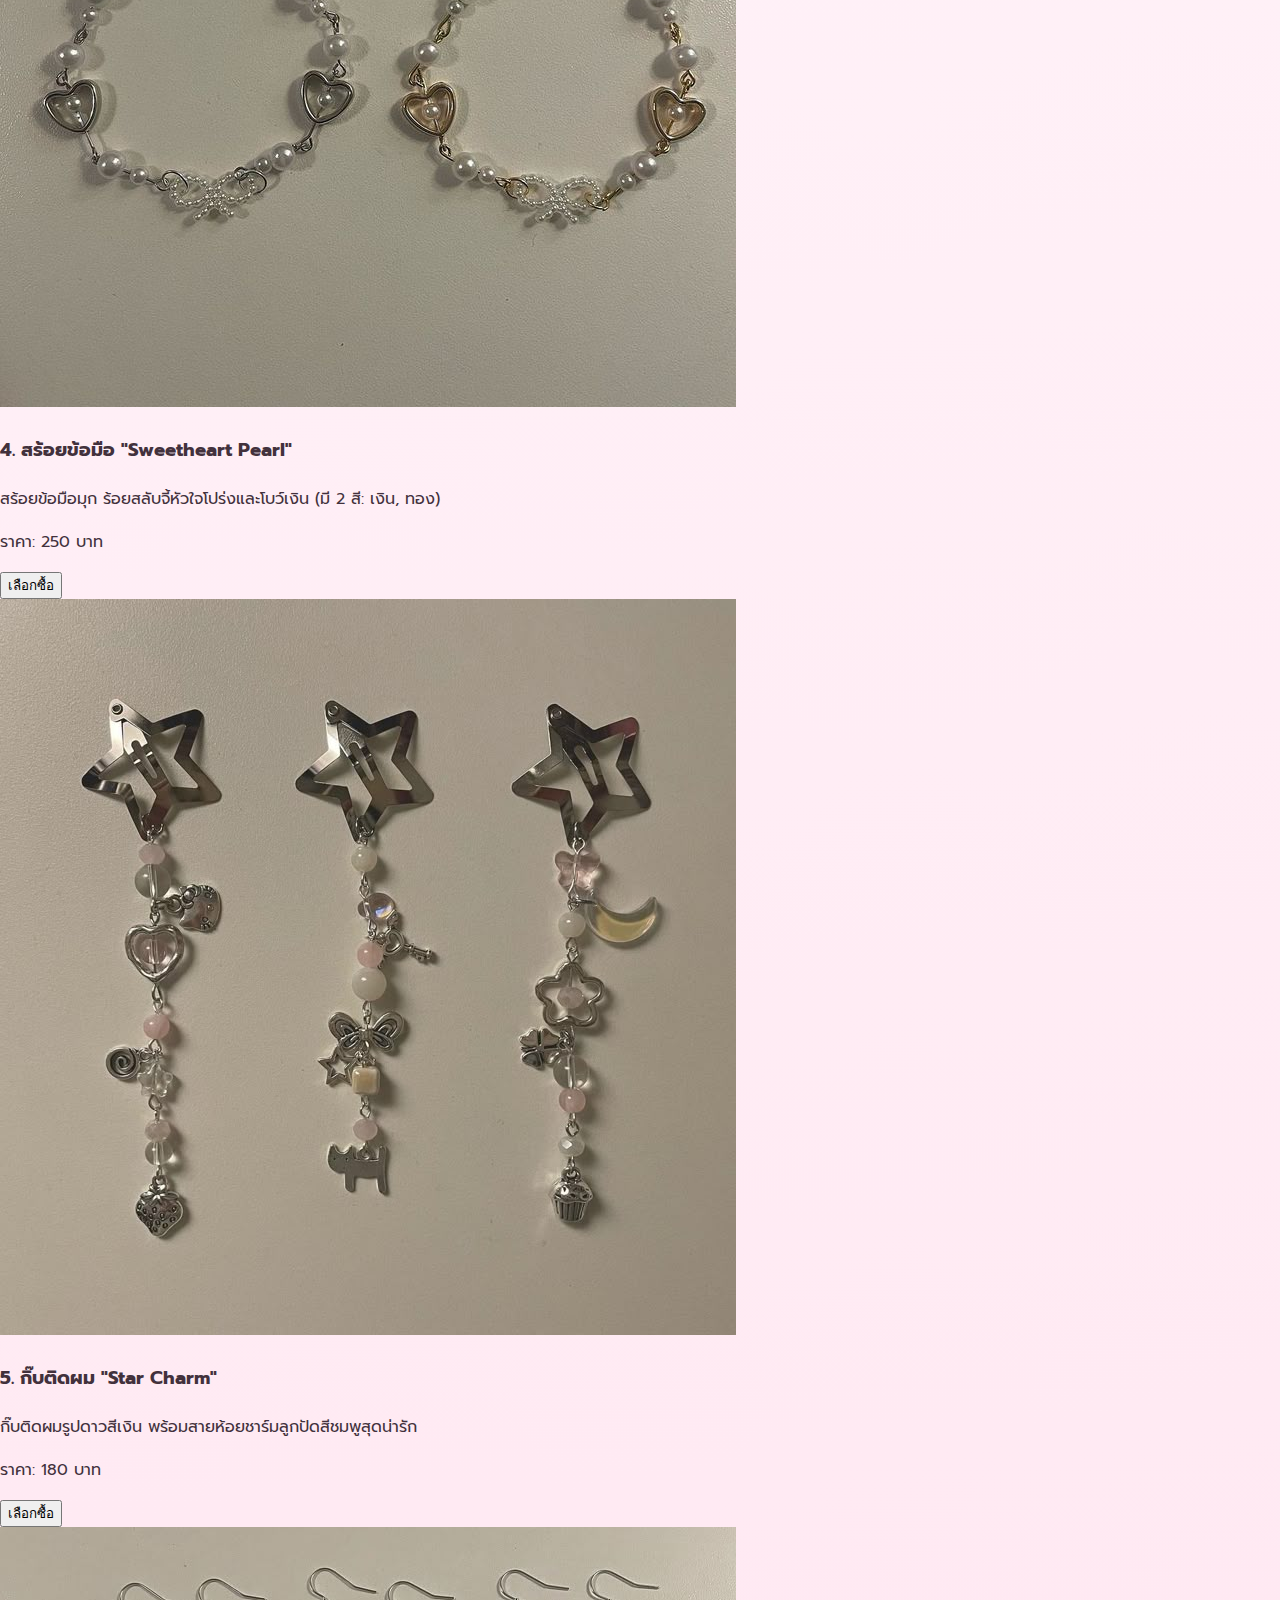
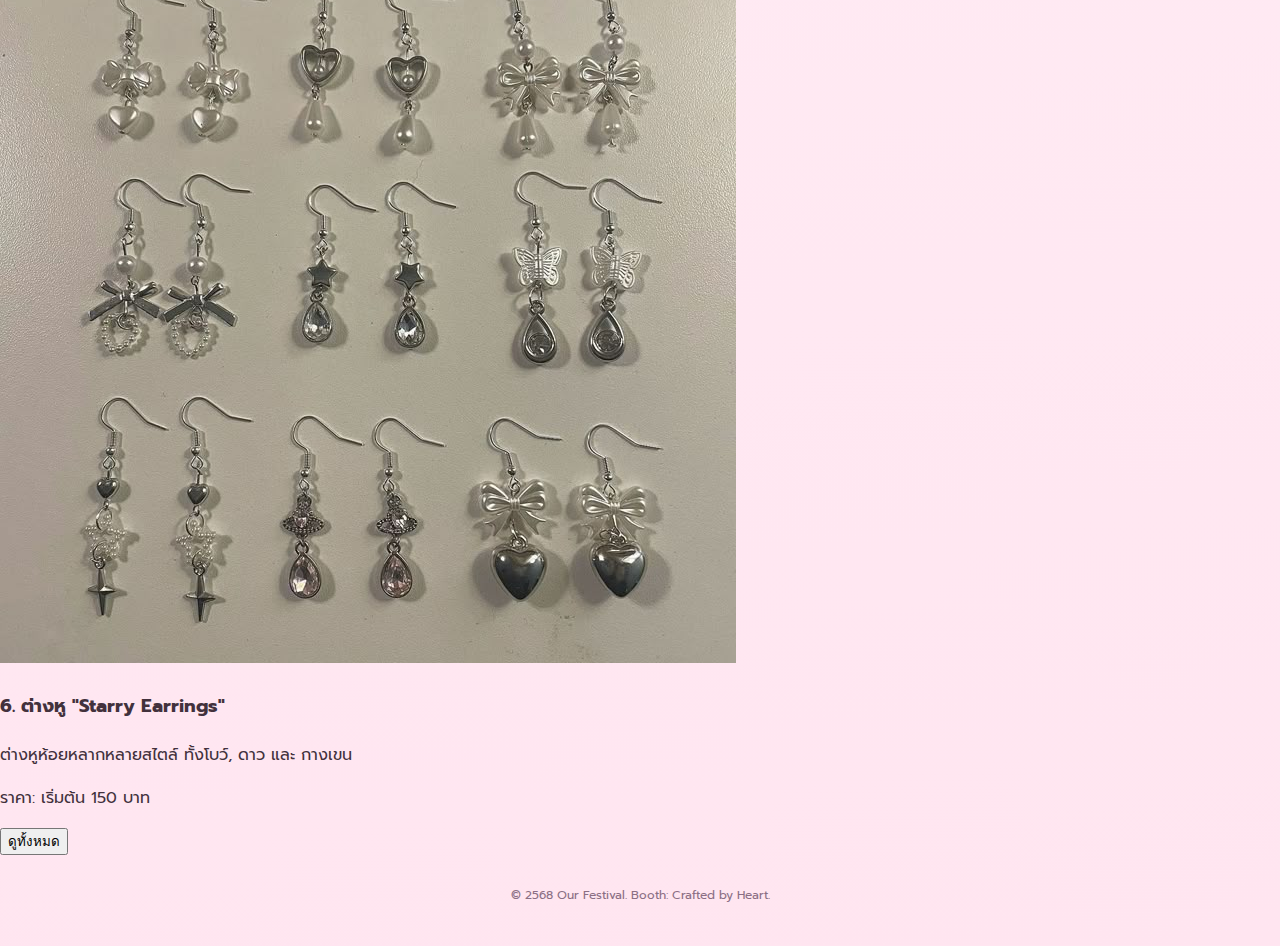
<file: pages/Home & Fashion/booth4.html>
<!DOCTYPE html>
<html lang="th">

<head>
    <meta charset="UTF-8">
    <meta name="viewport" content="width=device-width, initial-scale=1.0">
    <link rel="stylesheet" href="../../css/booth_4.css">
    <title>Booth 4: "Crafted by Heart" (Our Festival)</title>

    

</head>

<body class="booth-page handmade-theme">

    <header>
        <div class="header-content">
            <div class="site-title">Our Festival</div>
            <div class="sitetitle">Crafted by Heart</div>
        </div>
        <div class="list">
                    <p class="list-button"><a href="../../index.html">หน้าแรก</a></p>
                    <p class="list-button"><a href="../linkshop.html">รายชื่อร้านค้า</a></p>
                    <p class="list-button"><a href="../registration.html">ลงทะเบียน</a></p>
                    <p class="list-button"><a href="../feedback.html">ประเมิน</a></p>
        </div>
    </header>

    <div class="booth-banner">
        <img src="../../resources/booth/Home/booth4/ChatGPT Image Nov 19, 2025, 07_51_22 PM.png" alt="banner picture">
    </div>


    <main class="booth-content">
        <section class="booth-intro">
            <h1 class="booth-heading">🎀 "Crafted by Heart" 🎀</h1>
            <p class="booth-description">
                เครื่องประดับ Handmade ดีไซน์น่ารักไม่ซ้ำใคร
                ผสมผสานลูกปัด, ชาร์ม, และมุกในสไตล์ Y2K และ Coquette.
            </p>
        </section>

        <section class="item-list">
            <h2 class="section-heading">สินค้าแนะนำ (New Collection)</h2>

            <article class="item-card item-star-necklace">
                <div class="item-media">
                    <img src="../../resources/booth/Home/booth4/necklace.jpg" alt="สร้อยคอดาวลูกปัดพาสเทล">
                </div>
                <div class="item-details">
                    <h3 class="item-name">1. สร้อยคอ "Pastel Dream"</h3>
                    <p class="item-desc">สร้อยคอดาวสุดน่ารัก ร้อยด้วยมุกและลูกปัดคริสตัล ดีไซน์ไม่ซ้ำใคร</p>
                    <p class="item-price">ราคา: <span>280 บาท</span></p>
                    <button class="add-to-cart-button">เลือกซื้อ</button>
                </div>
            </article>

            <article class="item-card item-beaded-ring">
                <div class="item-media">
                    <img src="../../resources/booth/Home/booth4/rings.jpg" alt="แหวนลูกปัดดอกไม้">
                </div>
                <div class="item-details">
                    <h3 class="item-name">2. แหวนลูกปัด "Daisy Ring"</h3>
                    <p class="item-desc">แหวนลูกปัดร้อยเอ็นยืด สไตล์มินิมอล ลายดอกเดซี่และมุก</p>
                    <p class="item-price">ราคา: <span>90 บาท</span></p>
                    <button class="add-to-cart-button">เลือกซื้อ</button>
                </div>
            </article>

            <article class="item-card item-phone-strap">
                <div class="item-media">
                    <img src="../../resources/booth/Home/booth4/keychain.jpg" alt="สายห้อยโทรศัพท์ธีมเมอร์เมด">
                </div>
                <div class="item-details">
                    <h3 class="item-name">3. สายห้อย "Mermaid Dream"</h3>
                    <p class="item-desc">สายห้อยโทรศัพท์/พวงกุญแจ ธีมเมอร์เมด และท้องทะเล</p>
                    <p class="item-price">ราคา: <span>200 บาท</span></p>
                    <button class="add-to-cart-button">เลือกซื้อ</button>
                </div>
            </article>

            <article class="item-card item-pearl-bracelet">
                <div class="item-media">
                    <img src="../../resources/booth/Home/booth4/bracelet.jpg" alt="สร้อยข้อมือมุกหัวใจและโบว์">
                </div>
                <div class="item-details">
                    <h3 class="item-name">4. สร้อยข้อมือ "Sweetheart Pearl"</h3>
                    <p class="item-desc">สร้อยข้อมือมุก ร้อยสลับจี้หัวใจโปร่งและโบว์เงิน (มี 2 สี: เงิน, ทอง)</p>
                    <p class="item-price">ราคา: <span>250 บาท</span></p>
                    <button class="add-to-cart-button">เลือกซื้อ</button>
                </div>
            </article>

            <article class="item-card item-hairclip">
                <div class="item-media">
                    <img src="../../resources/booth/Home/booth4/hair_clip.jpg" alt="กิ๊บติดผมดาวห้อยชาร์ม">
                </div>
                <div class="item-details">
                    <h3 class="item-name">5. กิ๊บติดผม "Star Charm"</h3>
                    <p class="item-desc">กิ๊บติดผมรูปดาวสีเงิน พร้อมสายห้อยชาร์มลูกปัดสีชมพูสุดน่ารัก</p>
                    <p class="item-price">ราคา: <span>180 บาท</span></p>
                    <button class="add-to-cart-button">เลือกซื้อ</button>
                </div>
            </article>

            <article class="item-card item-earrings">
                <div class="item-media">
                    <img src="../../resources/booth/Home/booth4/earrings.jpg" alt="ต่างหูดีไซน์ต่างๆ">
                </div>
                <div class="item-details">
                    <h3 class="item-name">6. ต่างหู "Starry Earrings"</h3>
                    <p class="item-desc">ต่างหูห้อยหลากหลายสไตล์ ทั้งโบว์, ดาว และ กางเขน</p>
                    <p class="item-price">ราคา: <span>เริ่มต้น 150 บาท</span></p>
                    <button class="add-to-cart-button">ดูทั้งหมด</button>
                </div>
            </article>


        </section>

    </main>

    <footer class="main-footer">
        <p>&copy; 2568 Our Festival. Booth: Crafted by Heart.</p>
    </footer>

</body>

</html>
</file>
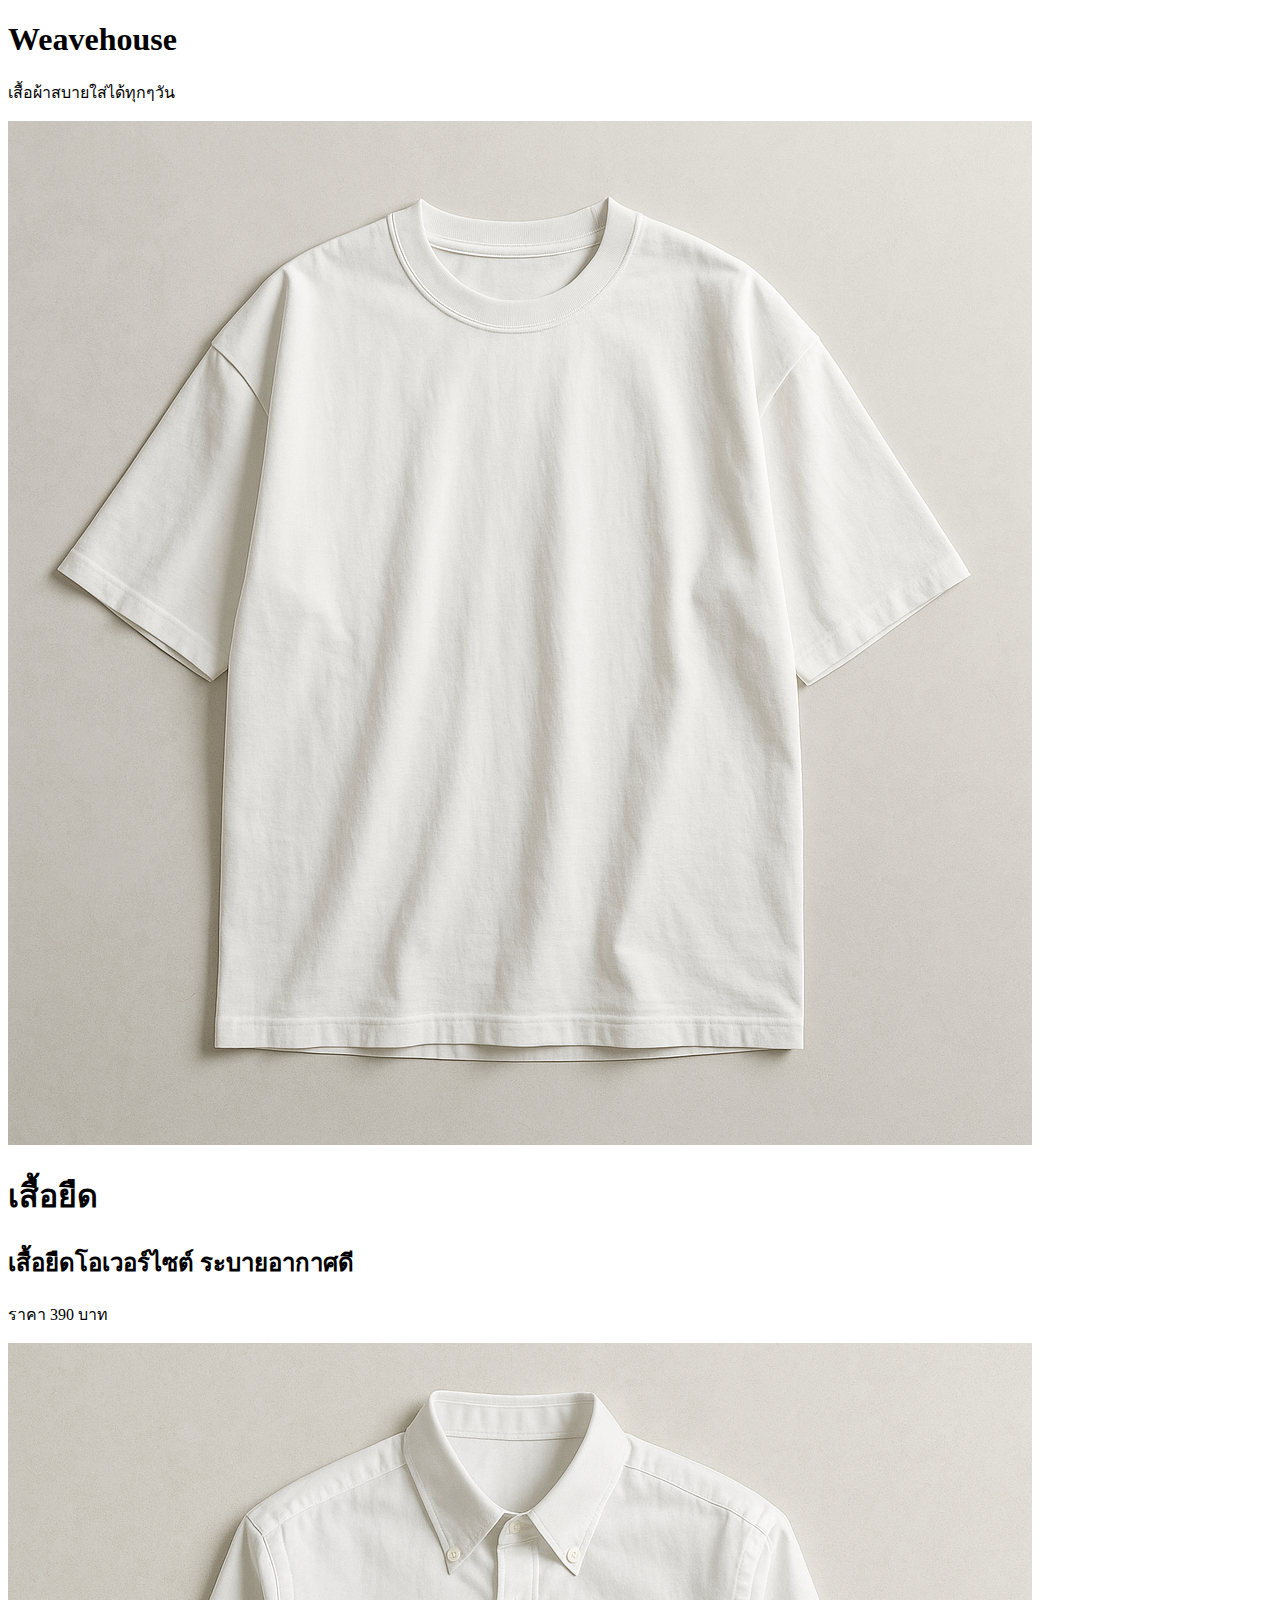
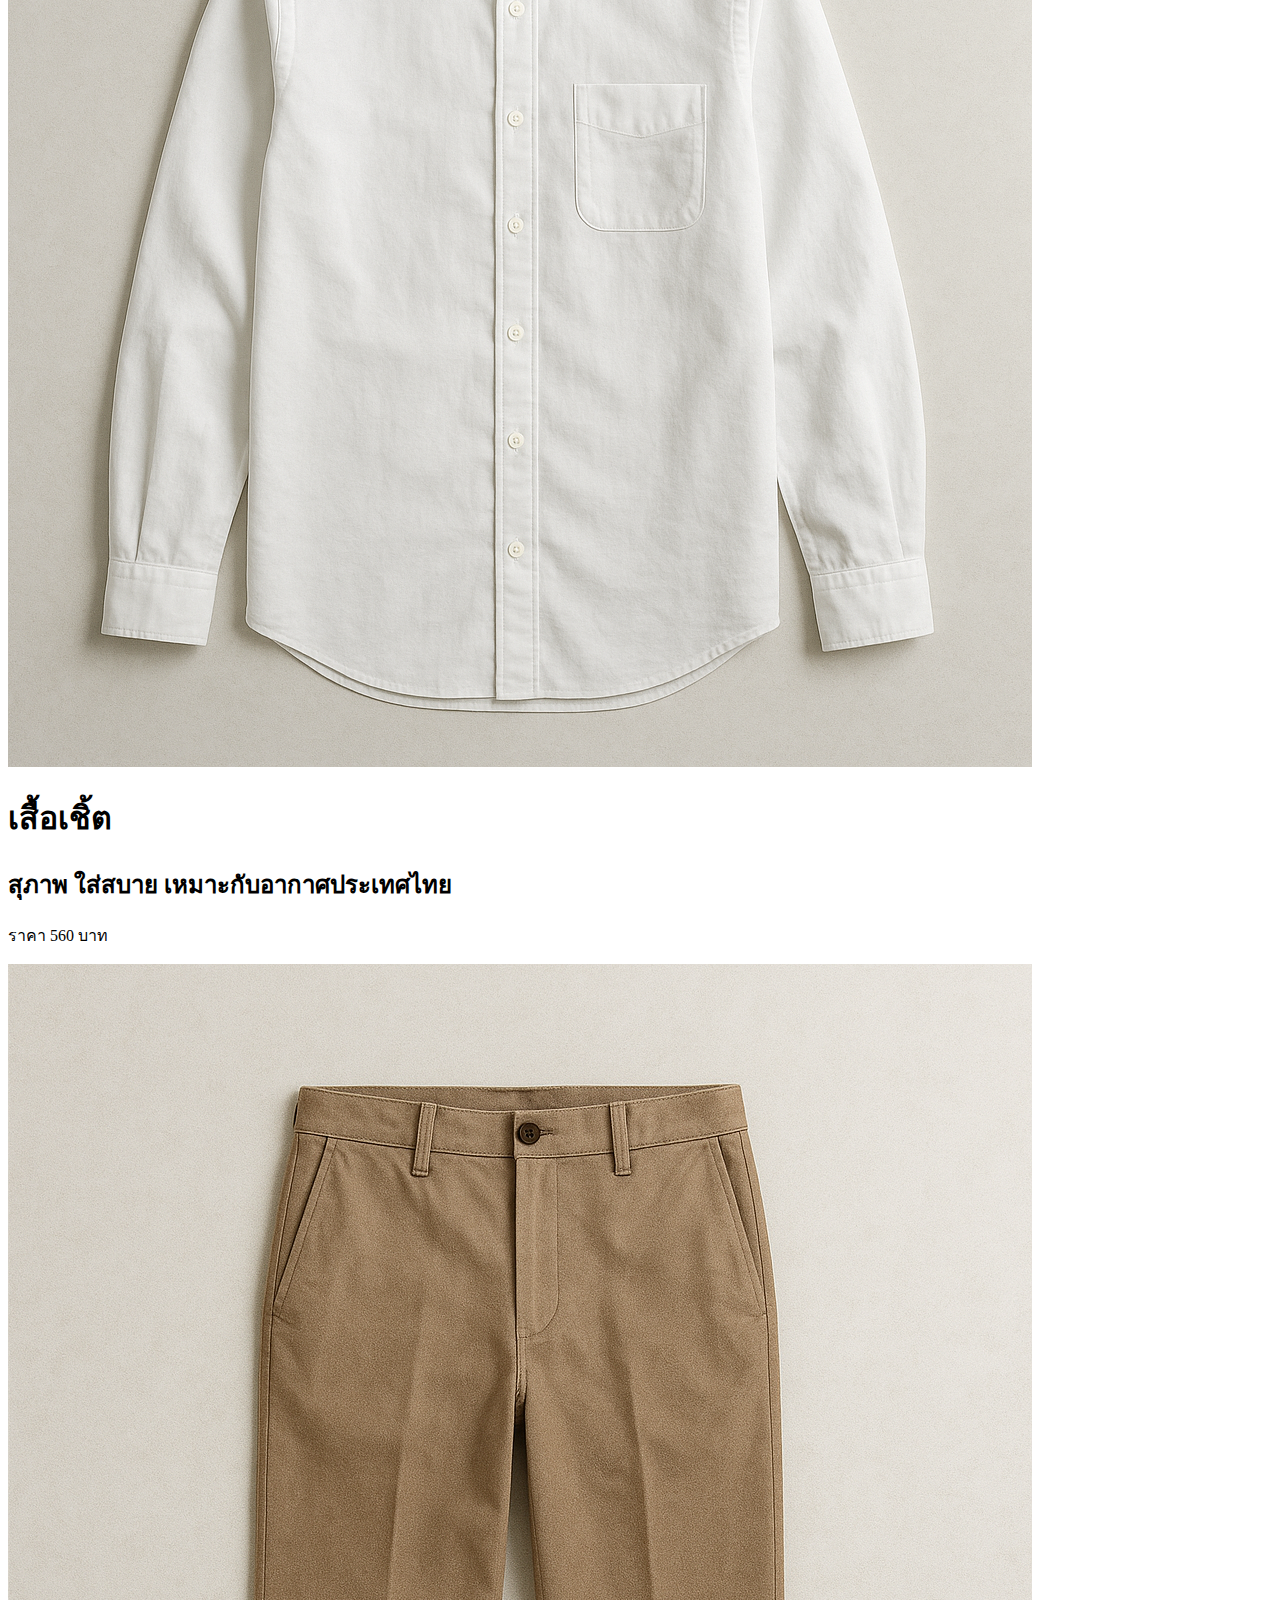
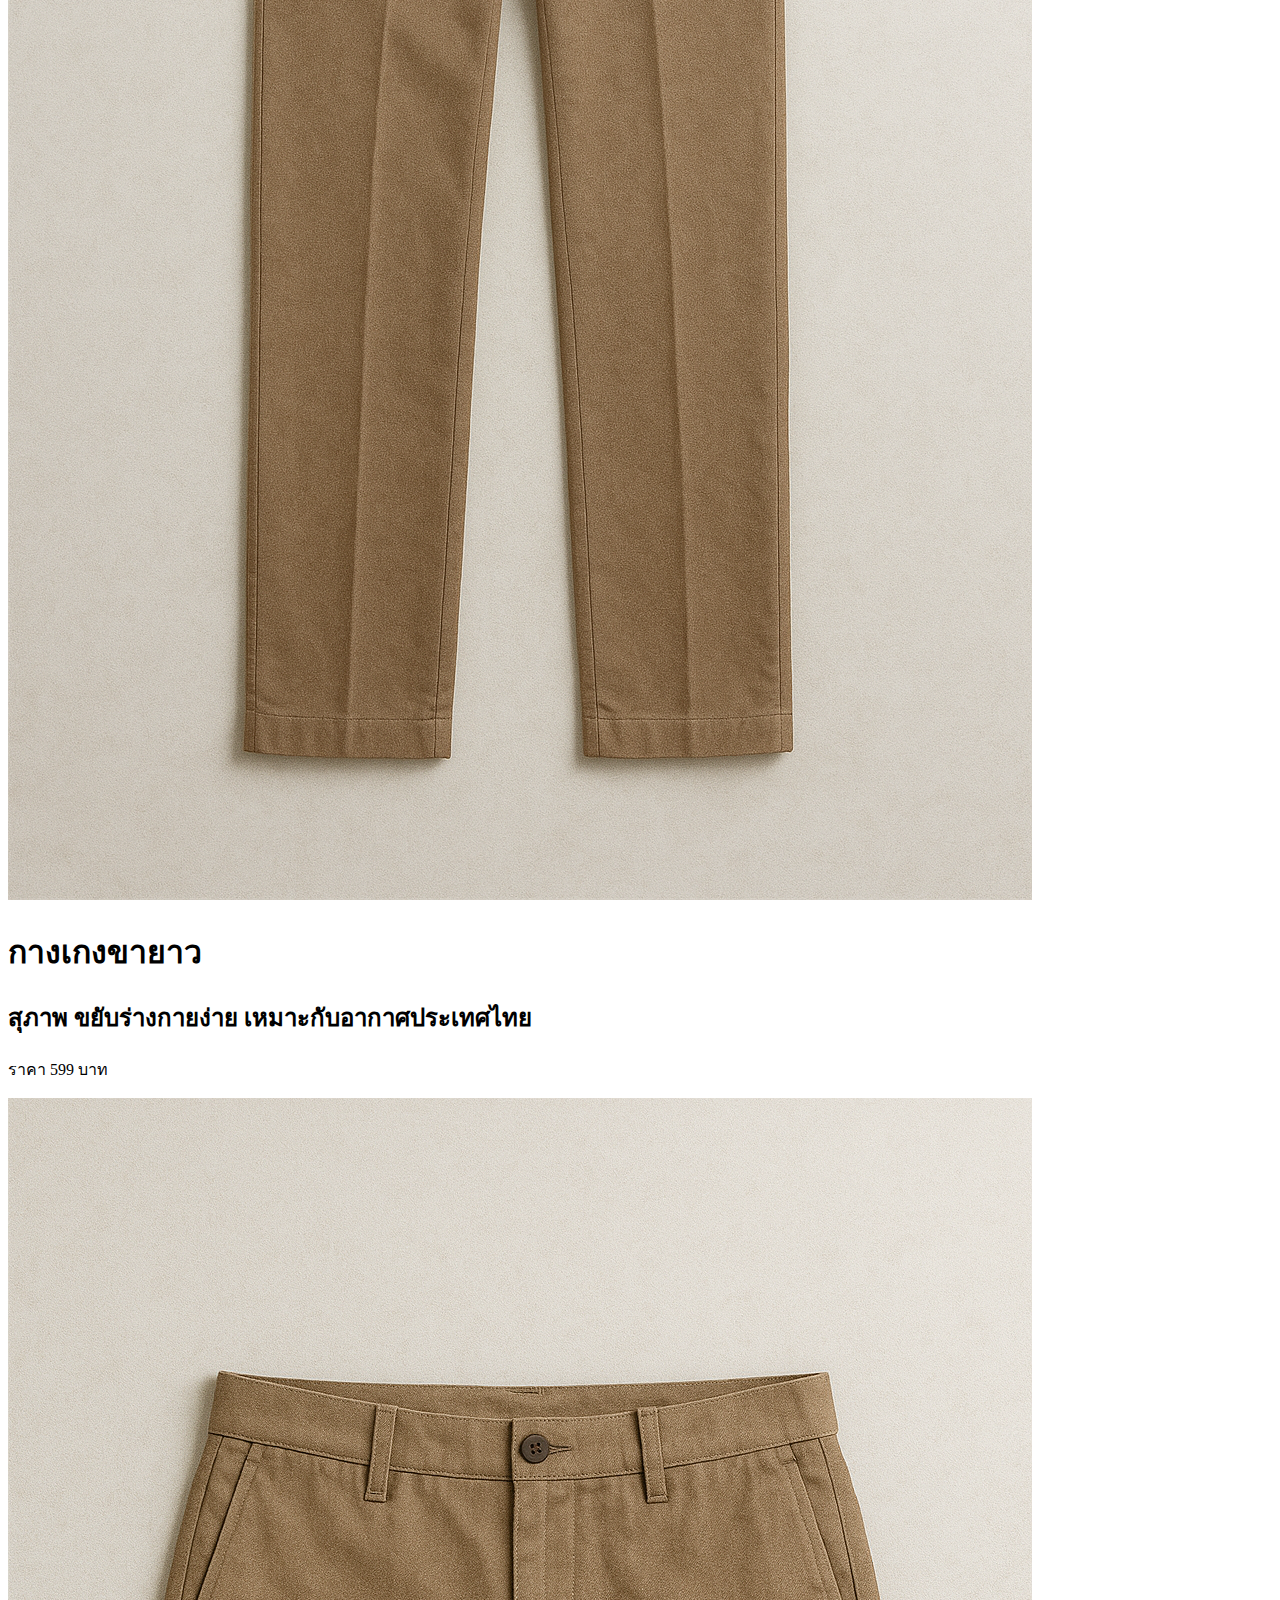
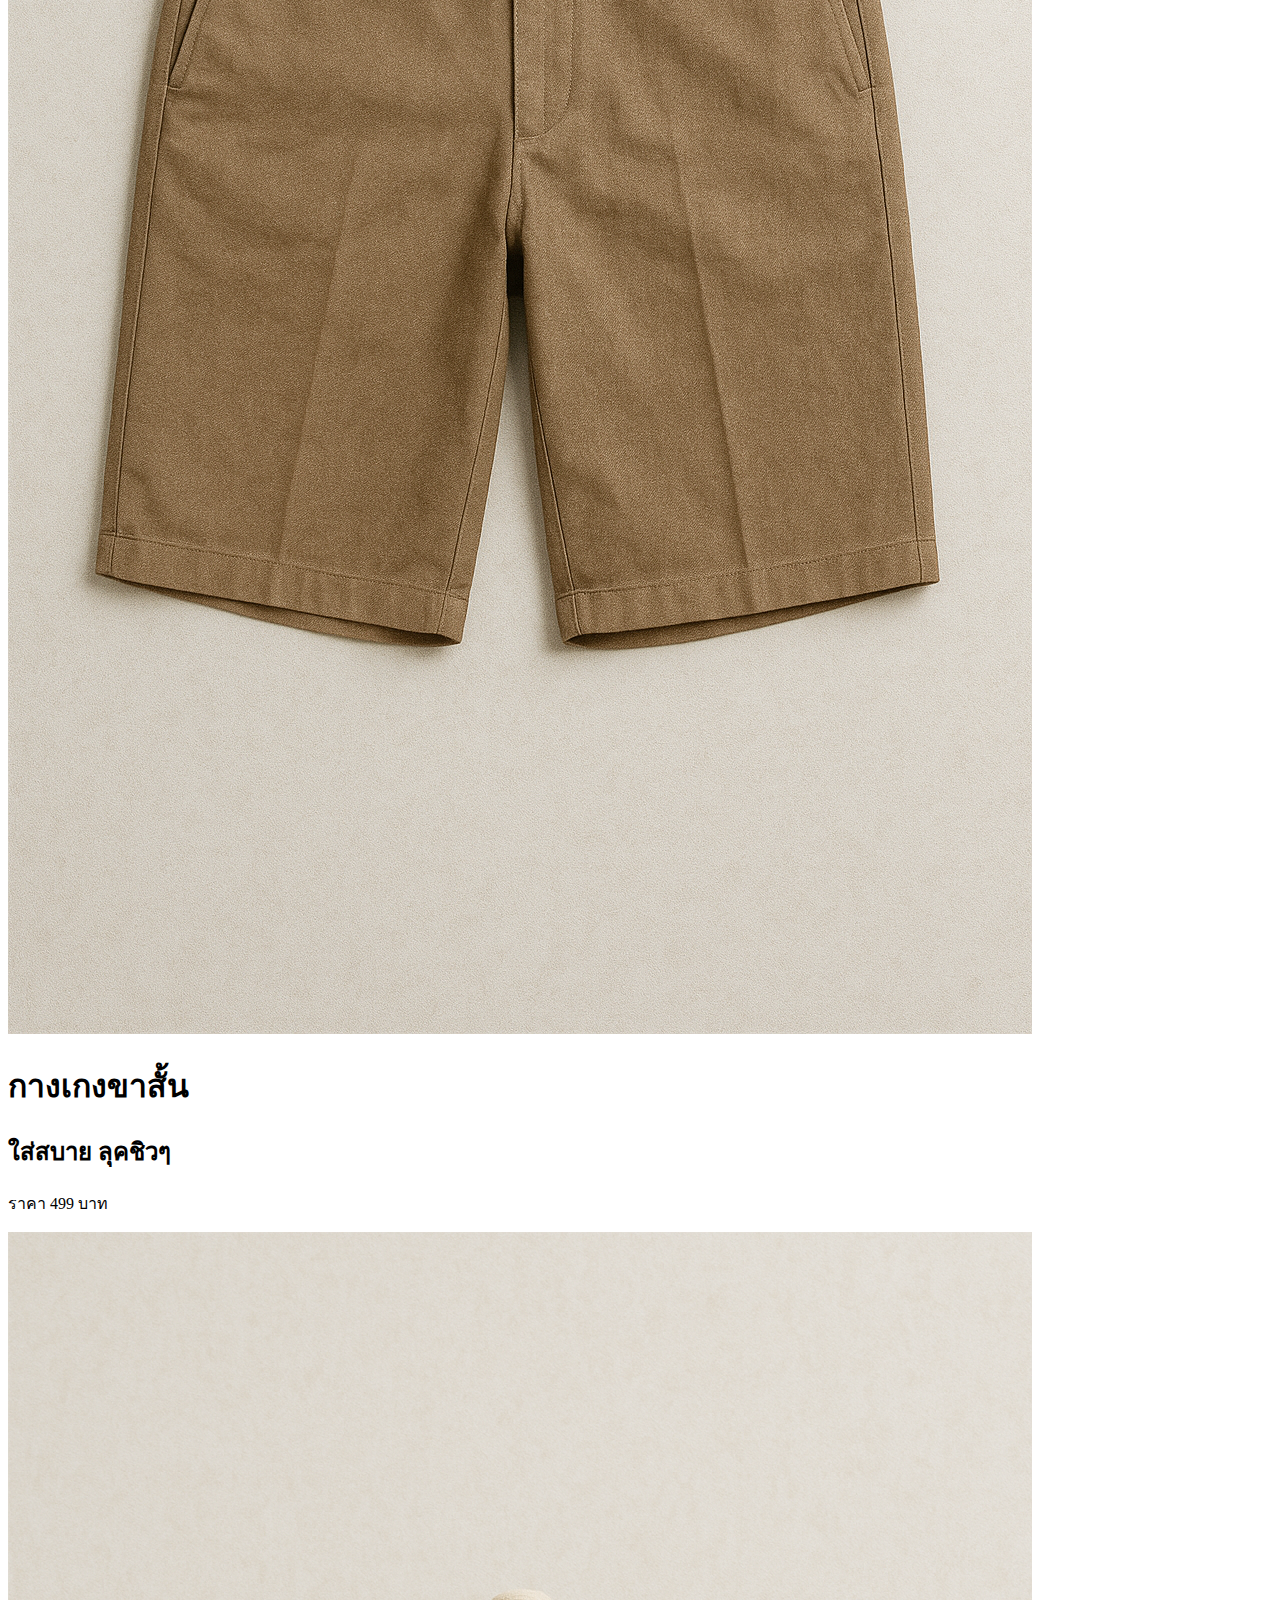
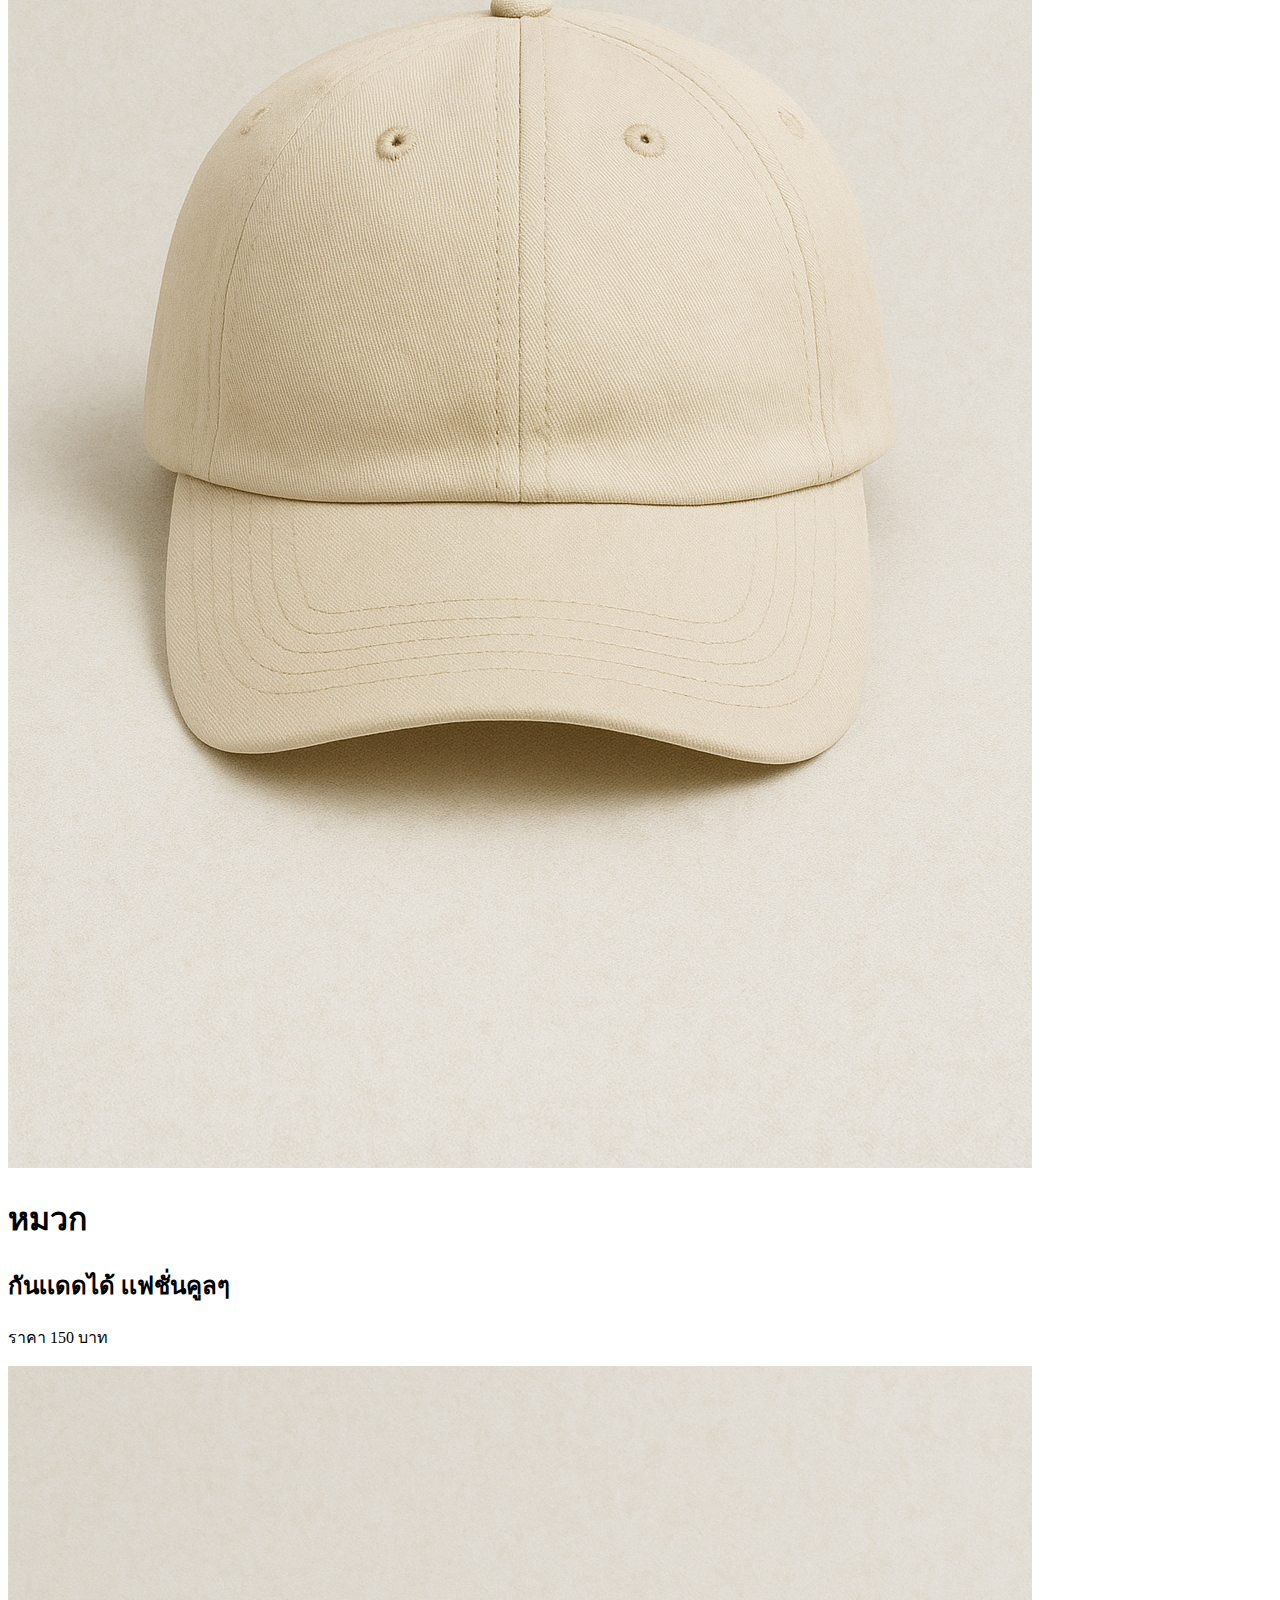
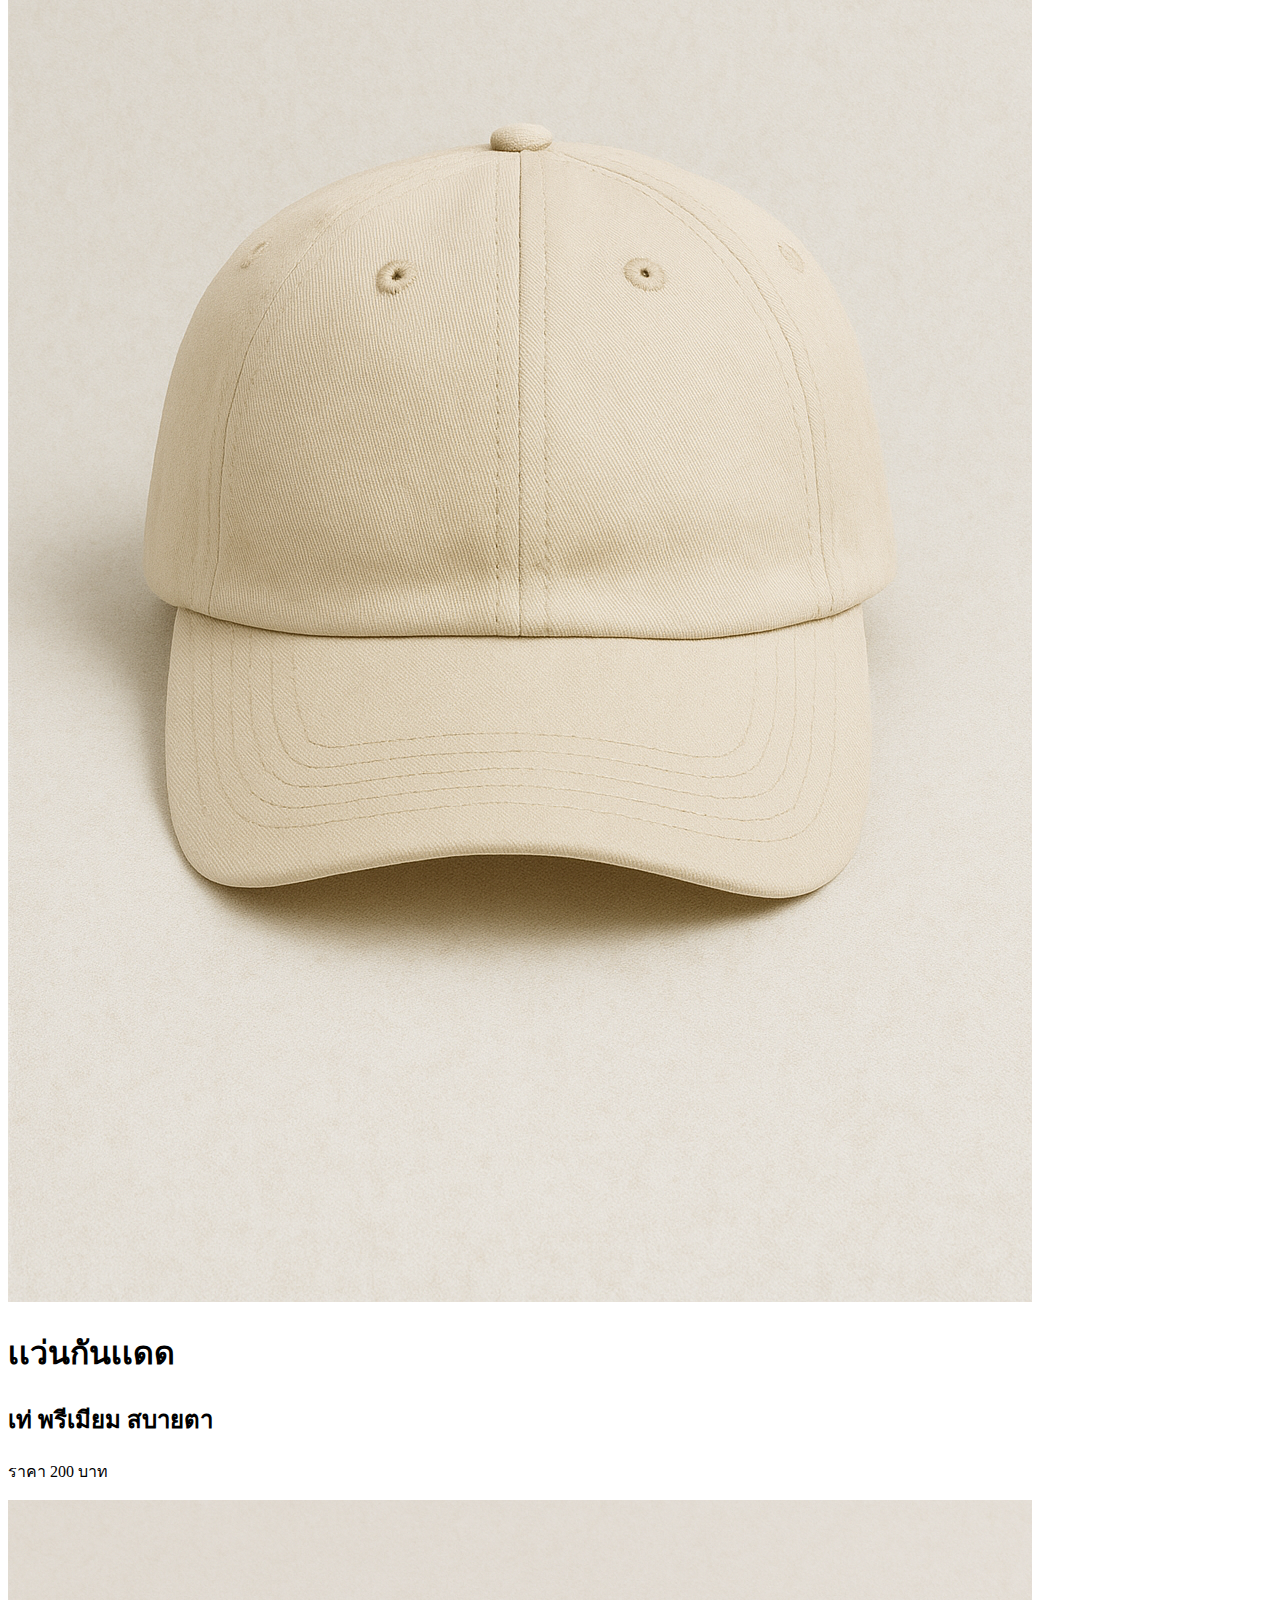
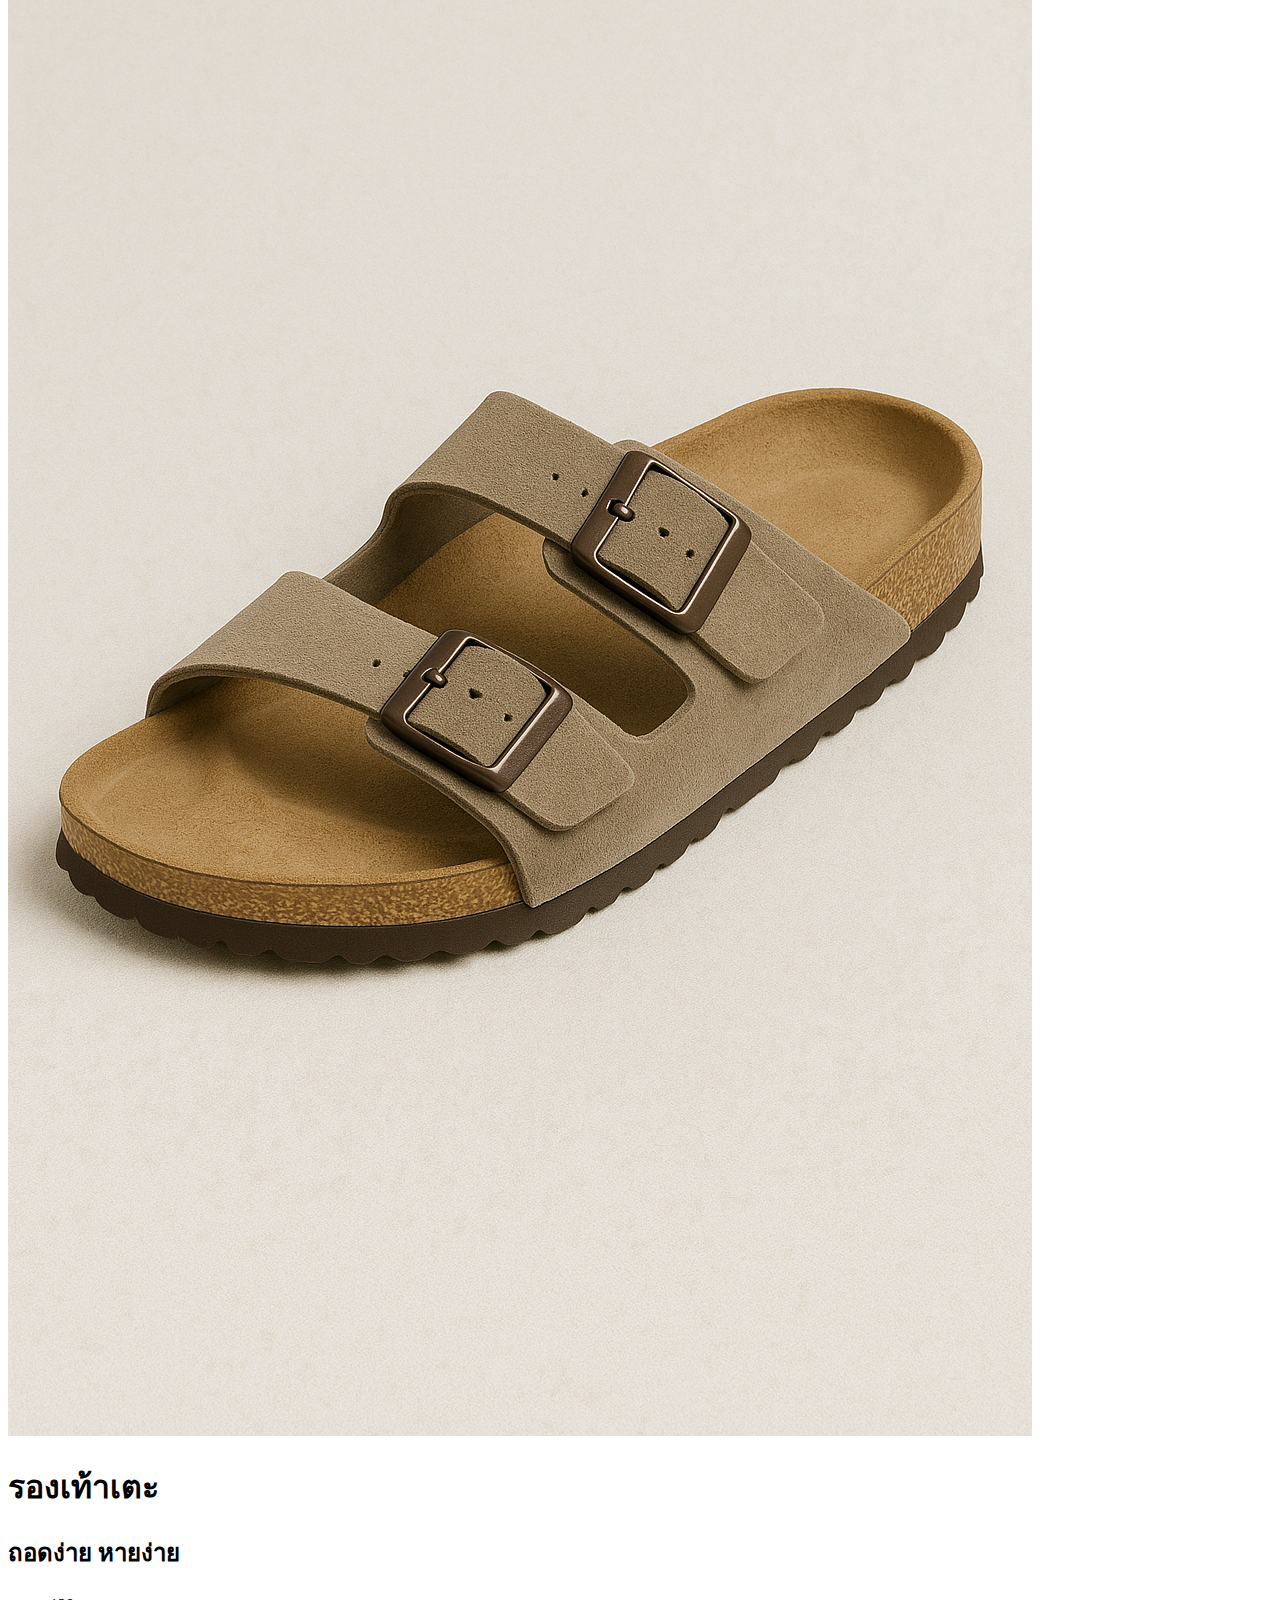
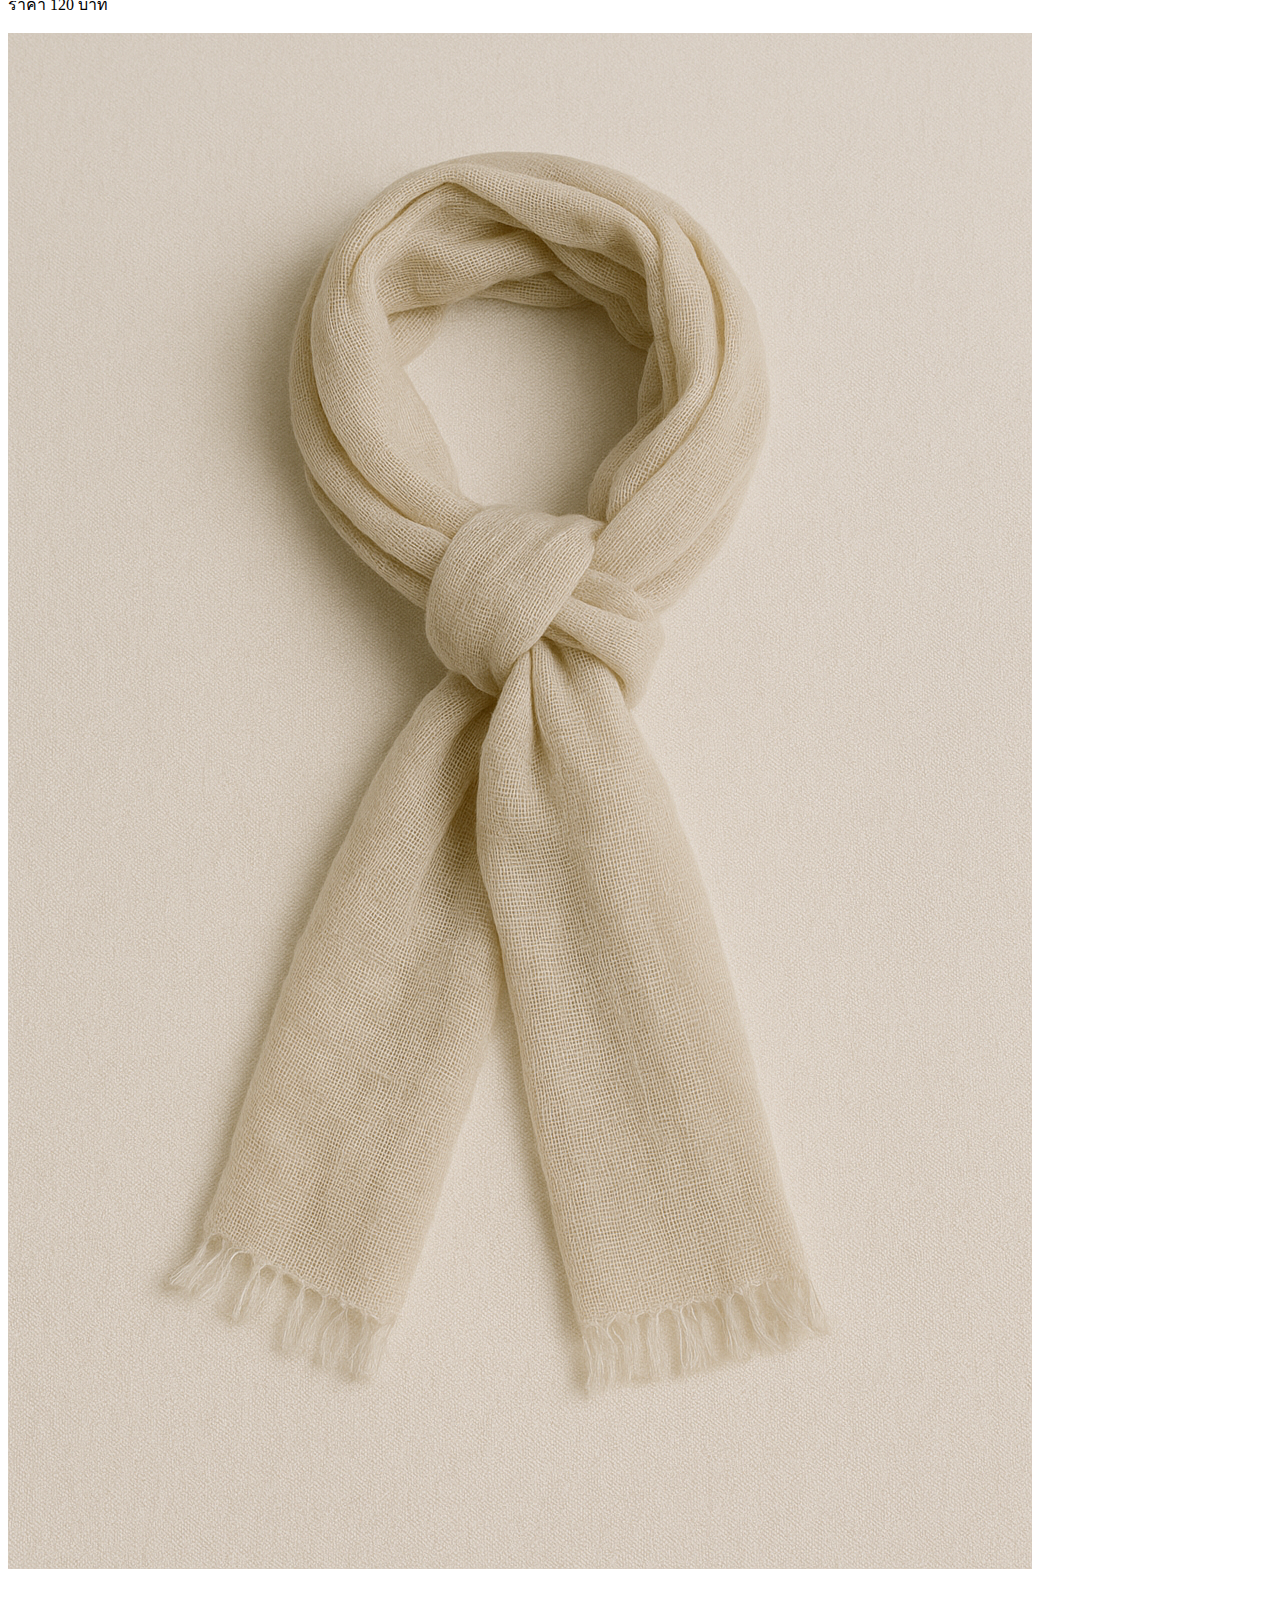
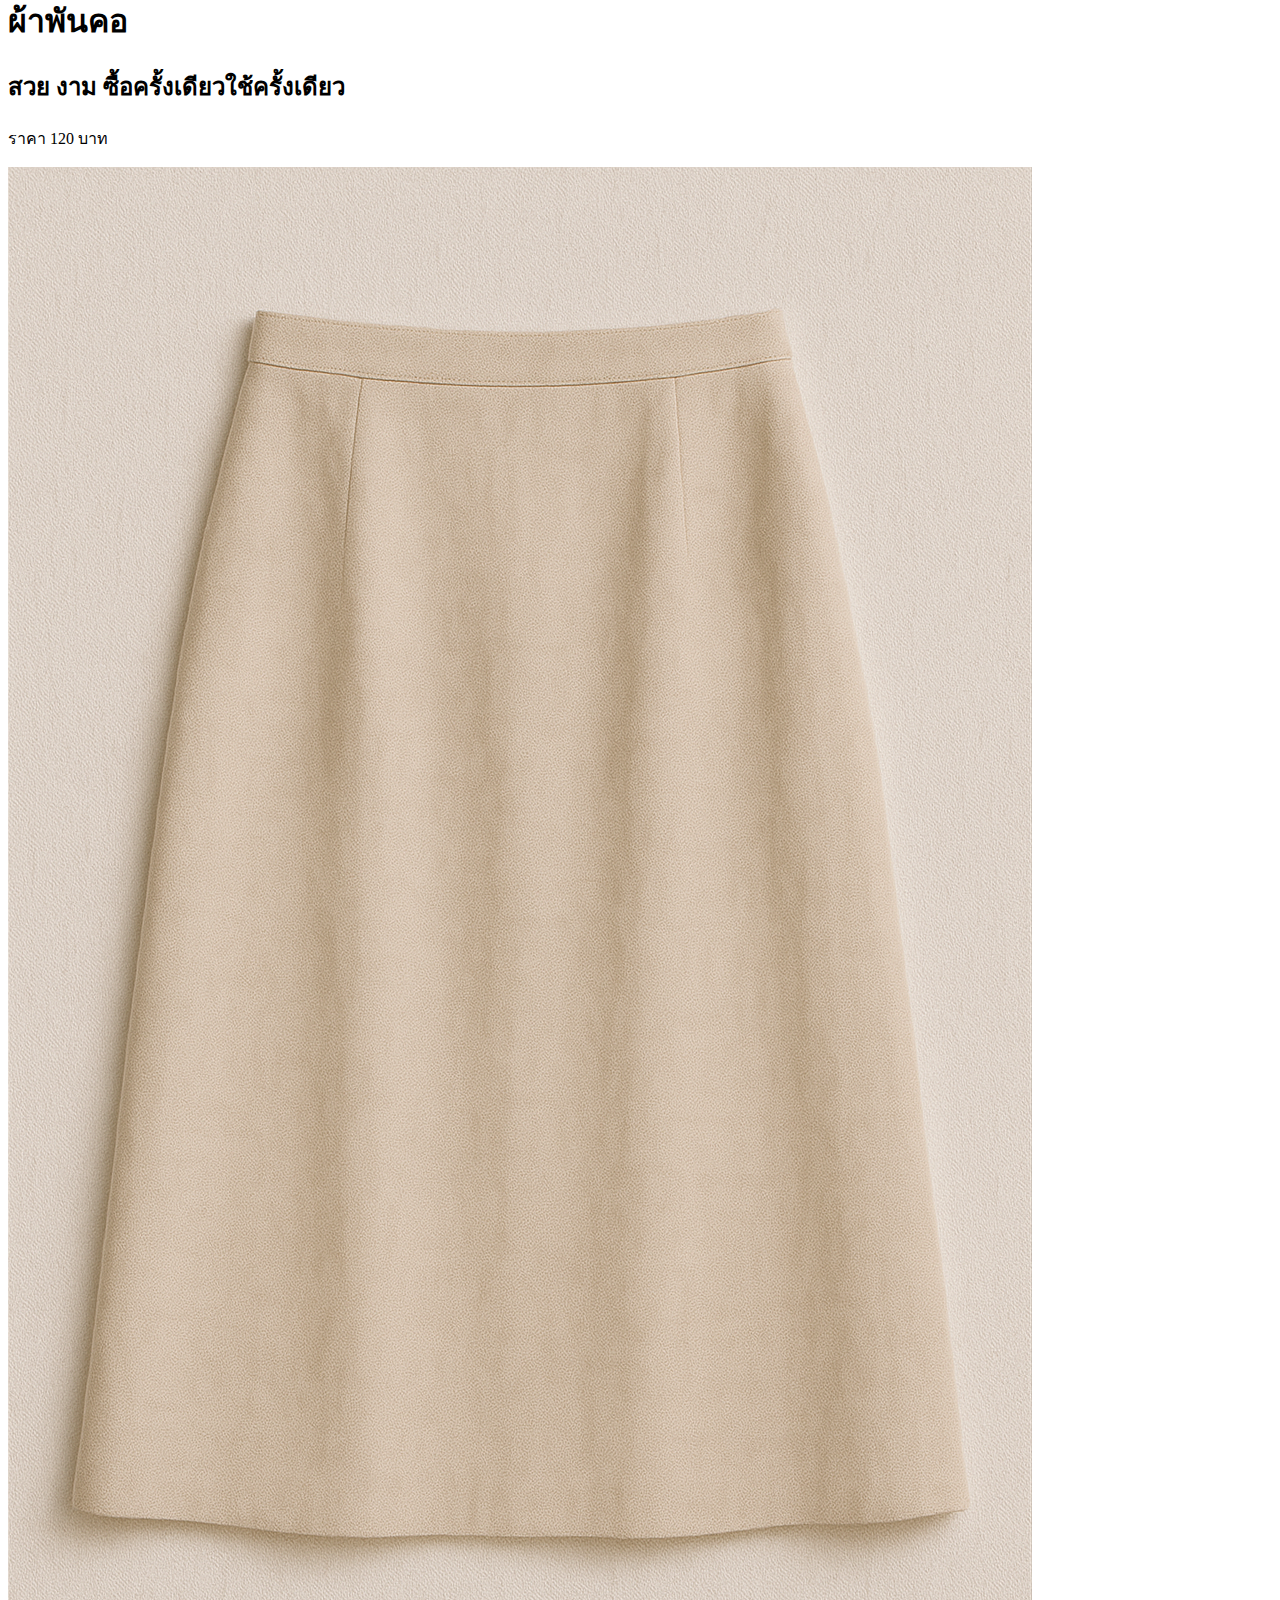
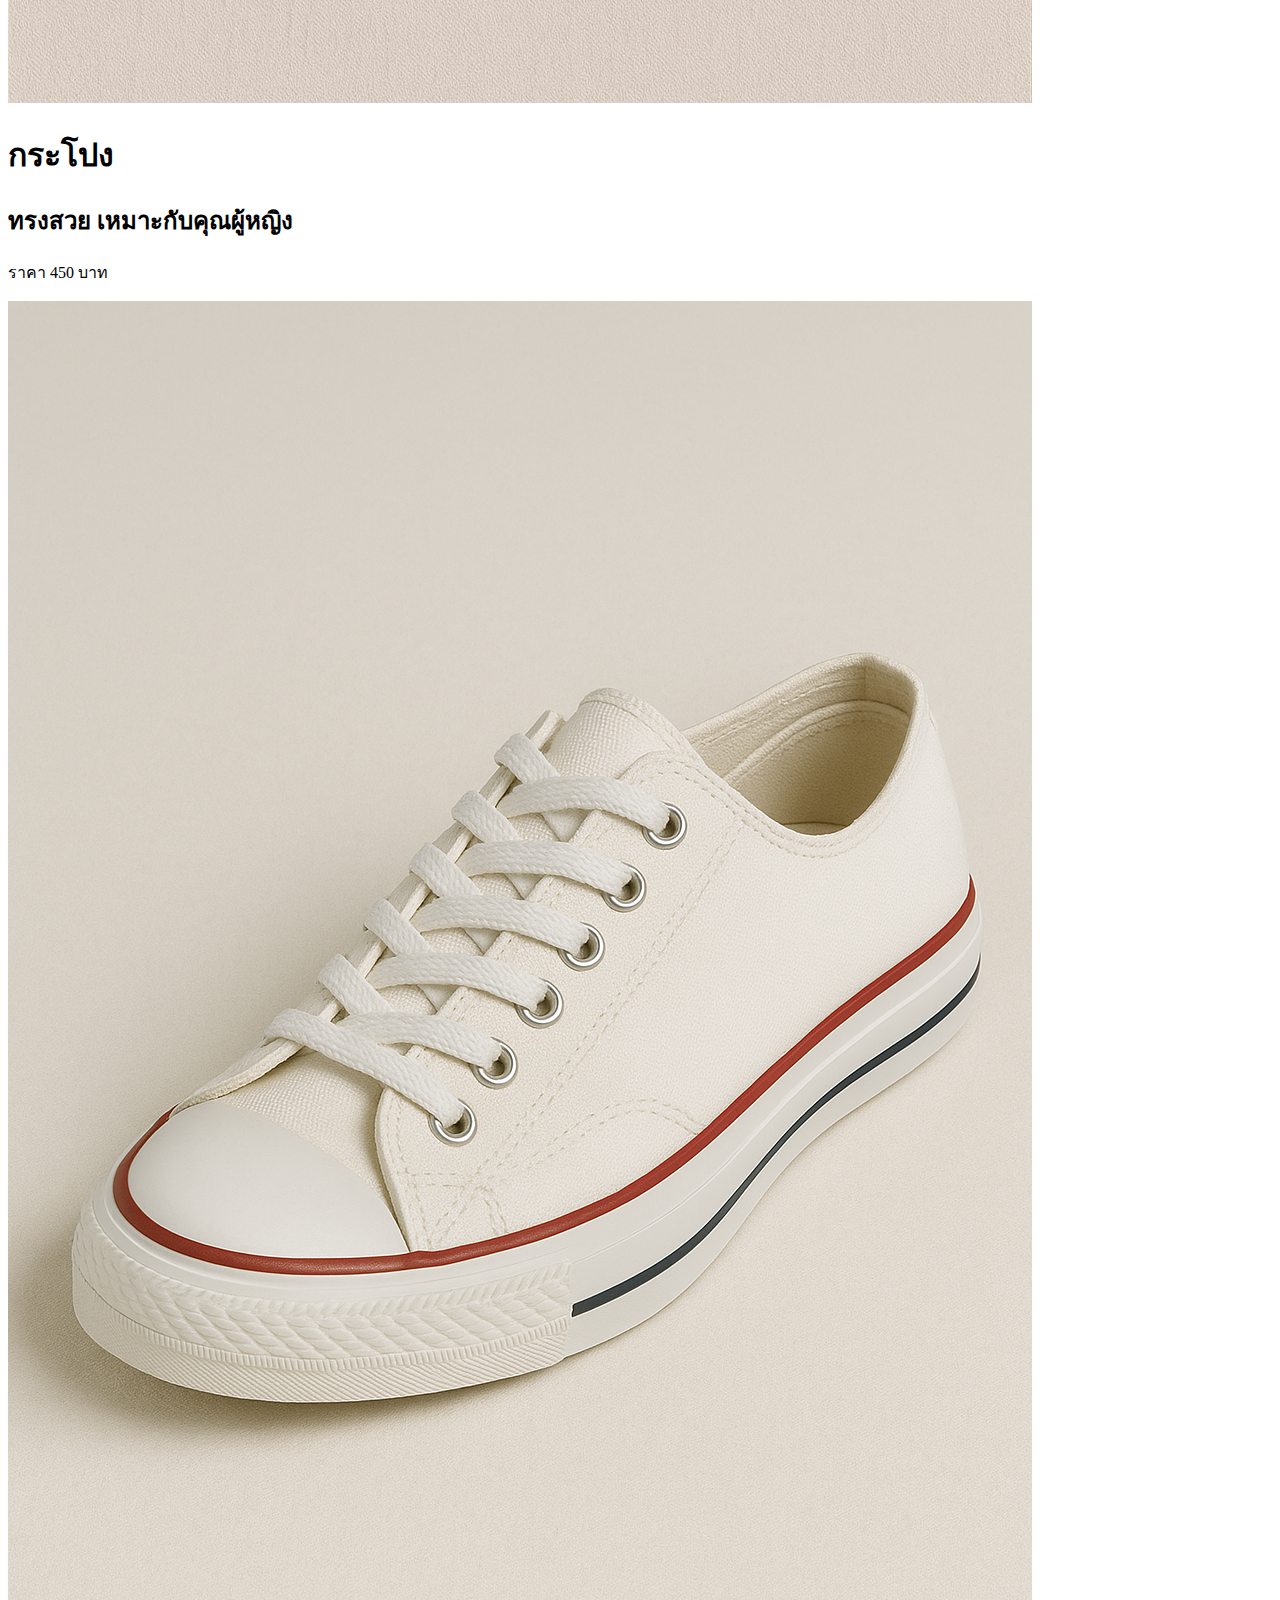
<file: pages/Home & Fashion/booth5.html>
<!DOCTYPE html>
<html lang="en">

<head>
    <meta charset="UTF-8">
    <meta name="viewport" content="width=device-width, initial-scale=1.0">
    <link rel="stylesheet" href="../../css/booth_5.css">
    <title>Weavehouse</title>
</head>

<body>

    <dive>
        <h1>Weavehouse</h1>
        <p>เสื้อผ้าสบายใส่ได้ทุกๆวัน</p>
    </dive>

    <div>
        <div>
            <img src="/resources/booth/Home/booth5/shirt over size.png">
            <h1>เสื้อยืด</h1>
            <h2>เสื้อยืดโอเวอร์ไซต์ ระบายอากาศดี</h2>
            <p>ราคา 390 บาท</p>
        </div>

        <div>
            <img src="/resources/booth/Home/booth5/shirt.png">
            <h1>เสื้อเชิ้ต</h1>
            <h2>สุภาพ ใส่สบาย เหมาะกับอากาศประเทศไทย</h2>
            <p>ราคา 560 บาท</p>
        </div>

        <div>
            <img src="/resources/booth/Home/booth5/Brown pants.png">
            <h1>กางเกงขายาว</h1>
            <h2>สุภาพ ขยับร่างกายง่าย เหมาะกับอากาศประเทศไทย</h2>
            <p>ราคา 599 บาท</p>
        </div>

        <div>
            <img src="/resources/booth/Home/booth5/Brown short pants.png">
            <h1>กางเกงขาสั้น</h1>
            <h2>ใส่สบาย ลุคชิวๆ</h2>
            <p>ราคา 499 บาท</p>
        </div>

        <div>
            <img src="/resources/booth/Home/booth5/hat.png">
            <h1>หมวก</h1>
            <h2>กันเเดดได้ เเฟชั่นคูลๆ</h2>
            <p>ราคา 150 บาท</p>
        </div>

        <div>
            <img src="/resources/booth/Home/booth5/hat.png">
            <h1>เเว่นกันเเดด</h1>
            <h2>เท่ พรีเมียม สบายตา</h2>
            <p>ราคา 200 บาท</p>
        </div>

        <div>
            <img src="/resources/booth/Home/booth5/shoes.png">
            <h1>รองเท้าเตะ</h1>
            <h2>ถอดง่าย หายง่าย</h2>
            <p>ราคา 120 บาท</p>
        </div>

        <div>
            <img src="/resources/booth/Home/booth5/Neckerchief.png">
            <h1>ผ้าพันคอ</h1>
            <h2>สวย งาม ซื้อครั้งเดียวใช้ครั้งเดียว</h2>
            <p>ราคา 120 บาท</p>
        </div>

        <div>
            <img src="/resources/booth/Home/booth5/skirt.png">
            <h1>กระโปง</h1>
            <h2>ทรงสวย เหมาะกับคุณผู้หญิง</h2>
            <p>ราคา 450 บาท</p>
        </div>

        <div>
            <img src="/resources/booth/Home/booth5/shoes white.png">
            <h1>รองเท้าผ้าใบ</h1>
            <h2>สุภาพใส่ไปได้ทุกที่</h2>
            <p>ราคา 690 บาท</p>
        </div>

        <div>
            <h1>ตัวอย่างนายแบบ</h1>
            <p>Fashion inspire</p>
            <img src="/resources/booth/Home/booth5/male model.png">
            <img src="/resources/booth/Home/booth5/male model short pant.png">
        </div>

        <div>
            <h1>ตัวอย่างนางแบบ</h1>
            <p>Fashion inspire</p>
            <img src="/resources/booth/Home/booth5/Female model.png">
        </div>

    </div>
</body>

</html>
</file>
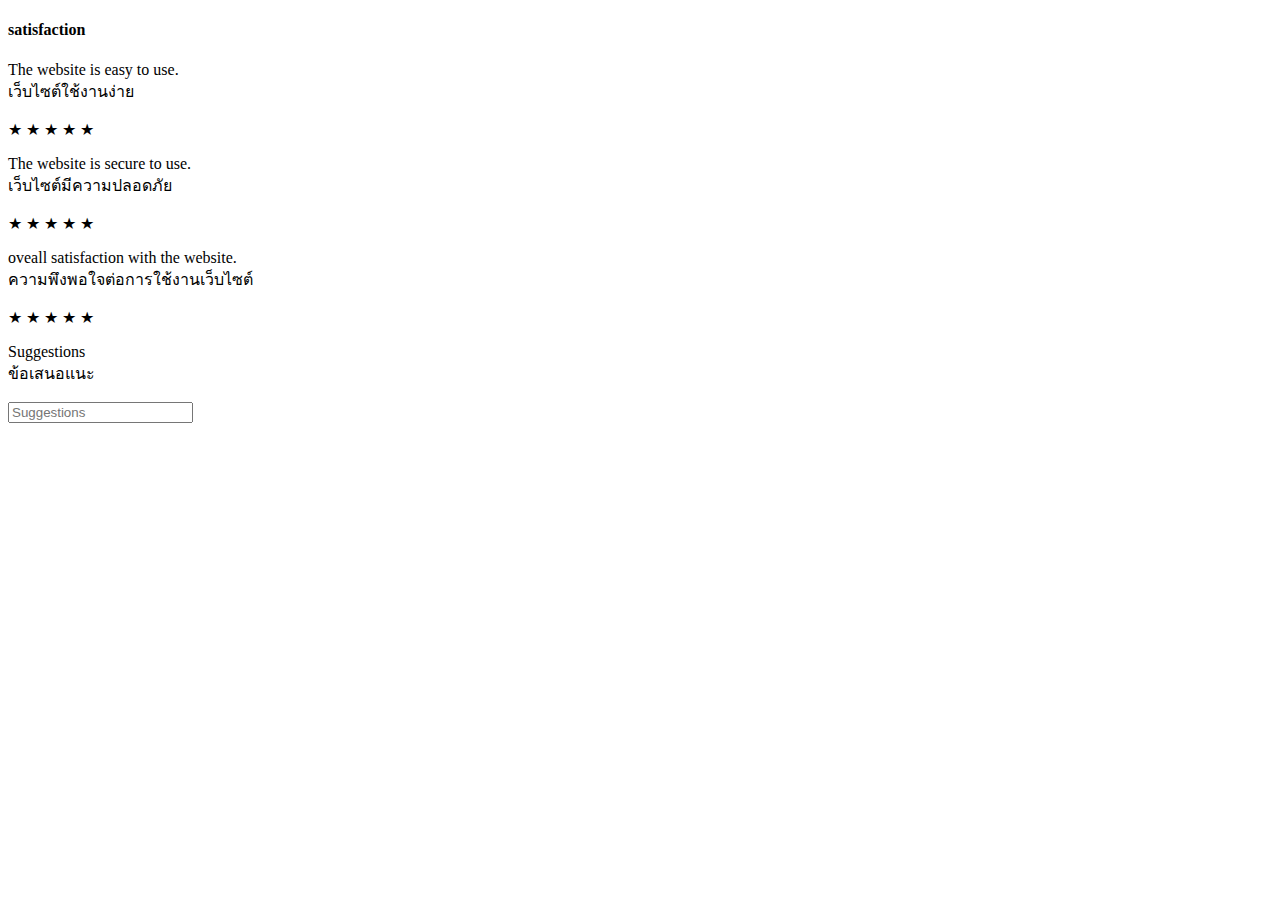
<file: project100/G17_OurFestival/pages/feedback.html>
<!DOCTYPE html>
<html lang="en">
<head>
    <meta charset="UTF-8">
    <meta name="register" content="width=device-width, initial-scale=1.0">

    <link href="https://cdn.jsdelivr.net/npm/bootstrap@5.3.8/dist/css/bootstrap.min.css" 
    rel="stylesheet" integrity="sha384-sRIl4kxILFvY47J16cr9ZwB07vP4J8+LH7qKQnuqkuIAvNWLzeN8tE5YBujZqJLB" crossorigin="anonymous">

    <link rel="stylesheet" href="../css/style.css">

    <title>feedback</title>
</head>

<body>
    <h4>satisfaction</h4>

    <!--คำถามคร่าวๆ-->

    <p>The website is easy to use.<br>
        เว็บไซต์ใช้งานง่าย
    </p>
    <div class="mb-4" id="starRating">
        <span class="star">★</span>
        <span class="star">★</span>
        <span class="star">★</span>
        <span class="star">★</span>
        <span class="star">★</span>
    </div>

    <p>The website is secure to use.<br>
        เว็บไซต์มีความปลอดภัย
    </p>
    <div class="mb-4" id="starRating">
        <span class="star">★</span>
        <span class="star">★</span>
        <span class="star">★</span>
        <span class="star">★</span>
        <span class="star">★</span>
    </div>

    <p>oveall satisfaction with the website.<br>
        ความพึงพอใจต่อการใช้งานเว็บไซต์
    </p>
    <div class="mb-4" id="starRating">
        <span class="star">★</span>
        <span class="star">★</span>
        <span class="star">★</span>
        <span class="star">★</span>
        <span class="star">★</span>
    </div>

    <p>Suggestions<br>
        ข้อเสนอแนะ
    </p>
    <div class="mb-3">
        <label for="suggesti" class="form-label"></label>
        <input type="text" class="form-control" id="Suggestions" placeholder="Suggestions" required>
    </div>

</body>
</file>
<file: css/feedback.css>
.back-button {
    position: fixed;
    top: 20px;
    left: 20px;
    padding: 10px 18px;
    background: rgba(0, 0, 0, 0.6);
    color: white;
    text-decoration: none;
    font-size: 1.2rem;
    border-radius: 10px;
    backdrop-filter: blur(6px);
    transition: 0.25s;
    z-index: 9999;
}

.back-button:hover {
    background: rgba(255, 255, 255, 0.25);
    transform: translateX(-3px);
}
</file>
<file: css/style.css>
:root {
  --bg: #F7F6EB;
  --accent: #B1CDAC;
  --text: #313131;
  --muted: #767676;
  --card: #ffffff;
  --shadow: 0 8px 24px rgba(0, 0, 0, .08);
  --radius: 18px;
}

* {
  box-sizing: border-box;
}

html,
body {
  margin: 0;
  padding: 0;
}

body {
  font-family: "Kanit", system-ui, -apple-system, "Segoe UI", Roboto, Arial, sans-serif;
  background: var(--bg);
  color: var(--text);
  line-height: 1.65;
  padding-top: 96px;
}

.container {
  width: min(1100px, 92%);
  margin-inline: auto;
}



header {
  background: #fff8;
  backdrop-filter: saturate(180%) blur(8px);
  position: sticky;
  top: 0;
  z-index: 50;
  border-bottom: 1px solid rgba(0, 0, 0, .06);
}

.navbar {
  width: min(1100px, 92%);
  margin-inline: auto;
  padding: 14px 0;
  display: flex;
  flex-direction: column;
  align-items: center;
  gap: 8px;
}

.logo p {
  margin: 0;
  color: #4b5d37;
  text-decoration: none;
  font-weight: 700;
  font-size: 1.25rem;
  letter-spacing: 0.14em;
  text-transform: uppercase;
}

.nav-links {
  width: 100%;
  border-collapse: collapse;
}

.nav-links tr {
  width: 100%;
}

.nav-links td {
  width: 25%;
  text-align: center;
  padding: 4px 0;
}

.nav-links a {
  color: var(--text);
  text-decoration: none;
  padding: 8px 10px;
  border-radius: 10px;
  display: inline-block;
  font-size: 0.9rem;
}

.nav-links a:hover {
  background: #0000000a;
}


.indexchoose {
  width: min(1100px, 92%);
  margin: 22px auto 8px;
  display: flex;
  justify-content: center;
}

.indexbtn {
  display: inline-flex;
  align-items: center;
  justify-content: center;
  min-width: 220px;
  min-height: 52px;
  padding: 10px 26px;
  border-radius: 999px;
  border: 1px solid rgba(0, 0, 0, .12);
  background: #ffffff;
  color: var(--text);
  font-size: 0.95rem;
  font-weight: 600;
  text-transform: uppercase;
  letter-spacing: 0.14em;
  text-decoration: none;
  cursor: pointer;
  box-shadow: var(--shadow);
  transition:
    transform .18s ease,
    box-shadow .18s ease,
    background .18s ease,
    border-color .18s ease;
}

.indexbtn:hover {
  transform: translateY(-2px);
  box-shadow: 0 14px 40px rgba(0, 0, 0, .12);
  background: #fdfdfd;
  border-color: rgba(0, 0, 0, .18);
}

/* เผื่ออยากใช้ class นี้ต่อทีหลัง */
.indexstores {}



.hero {
  width: min(1100px, 92%);
  margin: 18px auto 40px;
  position: relative;
}

.hero-img {
  width: 100%;
  max-height: 430px;
  object-fit: cover;
  border-radius: var(--radius);
  display: block;
  background: #eee;
  box-shadow: var(--shadow);
}


.shop-title {
  position: absolute;
  left: 50%;
  top: 50%;
  transform: translate(-50%, -50%);
  margin: 0;
  font-weight: 700;
  font-size: clamp(22px, 3vw, 28px);
  color: #ffffff;
  letter-spacing: 0.2em;
  text-transform: uppercase;
  text-align: center;
  text-shadow: 0 0 10px rgba(0, 0, 0, .35);
}



.hero-subtitle {
  position: absolute;
  left: 50%;
  bottom: 18px;
  transform: translateX(-50%);
  margin: 0;
  padding: 6px 18px;
  font-size: 0.9rem;
  color: var(--muted);
  background: rgba(255, 255, 255, .96);
  border-radius: 999px;
  border: 1px solid rgba(0, 0, 0, .06);
}


footer {
  width: min(1100px, 92%);
  margin: 0 auto 40px;
  padding: 24px 0 10px;
  color: var(--muted);
  text-align: center;
  border-top: 1px solid rgba(0, 0, 0, .06);
}


@media (max-width: 520px) {
  .navbar {
    gap: 6px;
  }

  .nav-links td {
    padding: 2px 0;
  }

  .nav-links a {
    font-size: 0.85rem;
  }

  .indexbtn {
    width: 100%;
    max-width: none;
    font-size: 0.9rem;
  }

  .hero {
    margin-top: 16px;
  }

  .hero-subtitle {
    font-size: 0.8rem;
    padding: 5px 14px;
  }
}
</file>
<file: css/summary_feedback.css>
body {

    font-family: "Kanit", system-ui, -apple-system, "Segoe UI", Roboto, Arial, sans-serif;

}
</file>
<file: css/linkshop.css>
:root {
  --bg: #F7F6EB;
  --accent: #B1CDAC;
  --text: #313131;
  --muted: #767676;
  --card: #ffffff;
  --shadow: 0 8px 24px rgba(0, 0, 0, .08);
  --radius: 18px;
}

* {
  box-sizing: border-box
}

html,
body {
  margin: 0;
  padding: 0
}

body {
  font-family: "Kanit", system-ui, -apple-system, Segoe UI, Roboto, Arial, sans-serif;
  background: var(--bg);
  color: var(--text);
  line-height: 1.65;
}

.container {
  width: min(1100px, 92%);
  margin-inline: auto
}


.site-header {
  background: #fff8;
  backdrop-filter: saturate(180%) blur(8px);
  position: sticky;
  top: 0;
  z-index: 50;
  border-bottom: 1px solid rgba(0, 0, 0, .06);
}

.nav {
  display: flex;
  align-items: center;
  justify-content: space-between;
  padding: 14px 0
}

.logo {
  color: #4b5d37;
  text-decoration: none;
  font-weight: 700;
  font-size: 1.25rem
}

.nav-links {
  display: flex;
  gap: 16px;
  align-items: center
}

.nav-links a {
  color: var(--text);
  text-decoration: none;
  padding: 8px 10px;
  border-radius: 10px
}

.nav-links a:hover {
  background: #0000000a
}

.nav-links .btn {
  background: var(--accent);
  color: #1f2e1f;
  font-weight: 600;
  padding: 8px 14px;
  border-radius: 999px;
}


.page-hero {
  padding: 28px 0 10px
}

.page-hero h1 {
  margin: 0 0 8px;
  font-size: clamp(24px, 3.2vw, 34px)
}

.page-hero p {
  color: var(--muted);
  margin: 0
}


.controls {
  padding: 6px 0 18px
}

.controls-row {
  display: flex;
  gap: 14px;
  flex-wrap: wrap;
  align-items: center;
  justify-content: space-between
}

.search-wrap {
  flex: 1 1 320px
}

#searchInput {
  width: 100%;
  padding: 12px 14px;
  border-radius: 12px;
  border: 1px solid rgba(0, 0, 0, .12);
  outline: none;
  background: #fff;
}

#searchInput:focus {
  border-color: var(--accent);
  box-shadow: 0 0 0 3px rgba(177, 205, 172, .35)
}

.filters {
  display: flex;
  gap: 8px;
  flex-wrap: wrap
}

.filter-btn {
  border: 1px solid rgba(0, 0, 0, .12);
  background: #fff;
  padding: 8px 12px;
  border-radius: 999px;
  cursor: pointer;
  color: var(--text)
}

.filter-btn.is-active {
  background: var(--accent);
  border-color: var(--accent);
  font-weight: 600
}

.grid {
  display: grid;
  grid-template-columns: repeat(auto-fill, minmax(230px, 1fr));
  gap: 18px 18px;
  padding: 10px 0 28px;
}

.card {
  background: var(--card);
  border-radius: var(--radius);
  overflow: hidden;
  box-shadow: var(--shadow);
  display: flex;
  flex-direction: column;
  transition: transform .18s ease, box-shadow .18s ease;
}

.card:hover {
  transform: translateY(-3px);
  box-shadow: 0 14px 40px rgba(0, 0, 0, .12)
}

.thumb {
  position: relative;
  aspect-ratio: 16/10;
  overflow: hidden;
  background: #eee
}

.thumb img {
  width: 100%;
  height: 100%;
  object-fit: cover;
  display: block
}

.badge {
  position: absolute;
  left: 10px;
  top: 10px;
  background: #1f2e1f;
  color: #fff;
  font-size: .72rem;
  padding: 6px 10px;
  border-radius: 999px;
  letter-spacing: .2px;
  opacity: .9
}

.card-body {
  padding: 14px 14px 16px;
  display: grid;
  gap: 8px
}

.card-title {
  margin: 0;
  font-size: 1.05rem
}

.card-text {
  margin: 0;
  color: var(--muted);
  min-height: 42px
}

.card-actions {
  margin-top: 4px
}

.card-actions .btn {
  background: var(--accent);
  border-radius: 12px;
  padding: 10px 12px;
  display: inline-block;
  text-decoration: none;
  color: #1f2e1f;
  font-weight: 600;
}


.site-footer {
  padding: 24px 0 50px;
  color: var(--muted);
  text-align: center
}


@media (max-width: 520px) {
  .nav {
    gap: 10px
  }

  .nav-links {
    gap: 10px
  }

  .card-text {
    min-height: auto
  }
}
</file>
<file: css/member.css>
:root {
    --stage-size: 720px;
    --member-size: 150px;
    --radius: 390px;
    --bg: #0b0b0b;
    --mini-size: 120px;
    --mini-radius: 55px;
    --anim-fast: .45s ease;
    --anim-slow: 0.3s cubic-bezier(.22, 1, .36, 1);
}

* {
    box-sizing: border-box;
    margin: 0;
    padding: 0
}


body {
    background-image: url('../resources/member/background.jpg');
    background-repeat: no-repeat;
    background-size: cover;
    background-position: center;
    font-family: "Kanit", system-ui, -apple-system, "Segoe UI", Roboto, Arial, sans-serif;
    height: 100vh;
    display: flex;
    align-items: center;
    justify-content: center;
    color: white;
    overflow: hidden;
}

.back-button {
    position: fixed;
    font-family: "Kanit", system-ui, -apple-system, "Segoe UI", Roboto, Arial, sans-serif;
    top: 20px;
    left: 20px;
    padding: 10px 18px;
    background: rgba(204, 185, 185, 0.6);
    color: white;
    text-decoration: none;
    font-size: 1.2rem;
    border-radius: 10px;
    backdrop-filter: blur(6px);
    transition: 0.25s;
    z-index: 1;
}

.back-button:hover {
    background: rgba(255, 255, 255, 0.25);
    transform: translateX(-3px);
}



/* ------------------------------- */
/* วงล้อใหญ่ */
.stage {
    position: relative;
    width: var(--stage-size);
    height: var(--stage-size);
    border-radius: 50%;
    display: grid;
    place-items: center;
    transition: width var(--anim-slow), height var(--anim-slow), transform var(--anim-slow);
    transform-origin: center;
    z-index: 1;
}

/* วงเส้นประรอบ stage */
.stage .ring {
    position: absolute;
    inset: 0;
    border-radius: 50%;
    border: 2px dashed rgba(255, 255, 255, .15);
    z-index: 5000;

}



/* รูปกลางตรงกลางวง ขนาดคงที่ ไม่ย่อ */
.stage>img.center-img {
    position: absolute;
    top: 50%;
    left: 50%;
    width: 100%;
    height: 100%;
    transform: translate(-50%, -50%);
    border-radius: 50%;
    object-fit: cover;
    border: 3px solid rgba(255, 255, 255, .25);
    pointer-events: none;
    z-index: 5000;
    transition: width var(--anim-slow), height var(--anim-slow);
    /* <-- เพิ่มตรงนี้ */
}

/* โหมดย่อไปมุมซ้ายบน */
.stage.compact {
    width: var(--mini-size);
    height: var(--mini-size);

    position: absolute;
    /* เดิม relative → absolute จะอนิเมตได้ */

    transform:
        translate(-40vw, 30vh)
        /* ตำแหน่งไปซ้าย */
        scale(.4);
    /* ย่อ */

    opacity: .9;
    cursor: pointer;
    z-index: 1;
}

.stage.compact>img.center-img {
    width: 100%;
    /* ขนาดเท่าเดิม */
    height: 100%;
    /* ขนาดเท่าเดิม */
}

/* เส้นประยังอยู่แม้ย่อ */
.stage.compact .ring {
    border-width: 2px;
    /* ปรับได้ */
}

.stage.compact::before {
    content: '';
    position: absolute;
    pointer-events: none;
    z-index: 1;
}

/* node รอบวง */
.node {
    --angle: 0deg;
    position: absolute;
    width: var(--member-size);
    height: var(--member-size);
    border-radius: 50%;
    transform: rotate(var(--angle)) translate(var(--radius)) rotate(calc(-1*var(--angle)));
    display: flex;
    align-items: center;
    justify-content: center;
    transition: transform var(--anim-slow), opacity var(--anim-fast);
    cursor: pointer;
    z-index: 5000;
}

.node .avatar {
    width: 100%;
    height: 100%;
    border-radius: 50%;
    overflow: hidden;
    border: 3px solid rgba(255, 255, 255, .25);
}

.node .avatar img {
    width: 100%;
    height: 100%;
    object-fit: cover;
    /* หรือ contain ตามชอบ */
    object-position: center top;
    /* จัดตำแหน่งภาพ */
    display: block;
}

/* Hover effect ขยาย node */
.node:hover {
    transform: rotate(var(--angle)) translate(calc(var(--radius) + 20px)) rotate(calc(-1*var(--angle))) scale(1.5);
}

/* node และ center card ไม่ขวาง pointer ตอน compact */
.stage.compact .node,
.stage.compact #centerCard {
    pointer-events: none;
}

/* mini wheel */
.mini-wheel {
    border: 3px solid rgba(255, 255, 255, .25);
    background: var(--bg);
    position: fixed;
    top: 0;
    left: 0;
    opacity: 0;
    transition: opacity 0.3s;
    cursor: pointer;
    z-index: 30000;
}


.mini-wheel.show {
    opacity: 1;
}

/* ----- POPUP ด้านขวาล่าง ----- */
body>.member-popup {
    position: fixed;
    right: 20px;
    bottom: 20px;
    display: flex;
    flex-direction: column;
    align-items: flex-start;
    gap: 8px;
    pointer-events: none;
    opacity: 0;
    transform: translateY(40px) scale(0.9);
    /* เริ่มจากล่าง */
    transition: transform 0.5s cubic-bezier(.22, 1, .36, 1), opacity 0.5s cubic-bezier(.22, 1, .36, 1);
    background: transparent;
    z-index: 9999;
}

/* รูปใน popup */
.member-popup img {
    width: 500px;
    height: 800px;
    border-radius: 80px;
    /* เอา 50% ออก */
    border: none;
    /* ถ้าไม่ต้องการเส้นขอบ */
    object-fit: cover;
    /* หรือ contain ตามต้องการ */

}

/* ข้อความ */
.popup-info h3,
.popup-info p {
    text-align: center;
    font-family: "Kanit", system-ui, -apple-system, "Segoe UI", Roboto, Arial, sans-serif;
    margin: 0;
    margin-left: 80px;
    color: white;
    font-size: 0.95rem;
    text-shadow: 5px 1px 3px rgba(0, 0, 0, 0.5);
}

/* แสดง popup สไลด์ขึ้น */
.member-popup.show {
    opacity: 1;
    pointer-events: auto;
    transform: translateY(0) scale(1);
}

/* ซ่อน popup สไลด์ลง */
.member-popup.hidden {
    opacity: 0;
    pointer-events: none;
    transform: translateY(40px) scale(0.9);
}


body>#memberPopup {
    position: fixed !important;
    right: 20px !important;
    bottom: 20px !important;
}

#popup {
    position: fixed;
    bottom: 20px;
    right: 20px;
    width: 260px;
    padding: 16px;
    background: rgba(255, 255, 255, 0.1);
    backdrop-filter: blur(10px);
    border-radius: 20px;
    color: #fff;
    opacity: 0;
    pointer-events: none;
    transform: translateY(20px);
    transition: .35s ease;

}

#popup.show {
    opacity: 1;
    pointer-events: auto;
    transform: translateY(0);
}

.popup-hidden {
    display: none;
}


#stage.expand-back {
    transition: transform 0.3s ease;
}

.popup-single {
    position: fixed;
    padding: 8px 12px;
    border-radius: 18px;
    opacity: 0;
    pointer-events: none;
    transition: opacity 0.3s ease, transform 0.3s ease;
    z-index: 10000;
}

.popup-single.show {
    opacity: 1;
    pointer-events: auto;
    transform: translateY(0);
}

.popup-single.hidden {
    opacity: 0;
    pointer-events: none;
    transform: translateY(20px);
}



/* ตำแหน่ง / style แต่ละ popup */

#popupNameBox,
#popupSurnameBox {
    position: fixed;
    left: 50%;
    transform: translateX(-50%);
    width: 60%;
    text-align: center;
    white-space: normal;
    font-family: 'Playfair Display', serif;
    font-size: 8rem;
    font-weight: 700;

    /* สีเงินคมชัด */
    color: #98c7dd;

    /* เงาให้ดูวาว */
    text-shadow:
        0 0 3px #ca2525,
        0 0 5px #251212,
        0 0 8px #a0a0a0;

    letter-spacing: 1px;
    line-height: 1.2;
}


#popupNameBox {
    top: 450px;
    background: none;

}

#popupSurnameBox {
    top: 600px;
    background: none;
}


#popupRoleBox {
    top: 150px;
    left: 50%;
    font-size: 7.3rem;
    transform: translateX(-50%);
    font-family: 'Playfair Display', serif;
    /* ฟอนต์หรูสไตล์ชื่อเด่น */
    font-weight: 900;
    /* ตัวหนาเด่น */
    background: none;
    border-bottom: 3px solid #FFD700;
    /* ขีดใต้สวย ๆ */
    text-shadow: 4px 2px 5px rgba(0, 0, 0, 0.5);
    /* เงานุ่มเด่น */
    letter-spacing: 1px;
    /* เพิ่มระยะตัวอักษรเล็กน้อย */
    line-height: 1.2;
    /* จัดแนวให้สวย */
    z-index: 10000;
    /* อยู่เหนือ popup อื่น */
    text-align: center;
    /* จัดตรงกลาง */
}

#popupRoleBox.role-PM {
    color: #ff9900;
    border-color: #FFD700;
}

/* Project Manager – ทอง */
#popupRoleBox.role-PO {
    color: #f3529d;
    border-color: #e897eb;
}

/* Product Owner – น้ำเงิน */
#popupRoleBox.role-TL {
    color: #b122aa;
    border-color: #e159f3;
}

/* Team Lead – เขียว */
#popupRoleBox.role-QA {
    color: #af20d3;
    border-color: #be6adf;
}

/* QA Team – ชมพู */
#popupRoleBox.role-SM {
    color: #3457cc;
    border-color: #74c3e2;
}

/* Scrum Master – ส้มเข้ม */
#popupRoleBox.role-DEV {
    color: #509fe9;
    border-color: #00CED1;
}

/* Developer – ฟ้าอมเขียว */
#popupRoleBox.role-SA {
    color: #3aa0b3;
    border-color: #7cd6c7;
}

/* Soft. Architect – ม่วง */
#popupRoleBox.role-UXUI {
    color: #2e8548;
    border-color: #5ddf8f;
}

/* UX/UI Designer – แดงส้ม */
#popupRoleBox.role-TESTER {
    color: #ADFF2F;
    border-color: #a9e254;
}

/* Testers – เขียวอ่อน */
#popupRoleBox.role-BA {
    color: #f0ed3f;
    border-color: #dbf36e;
}

/* Bus. Analyst – น้ำเงินสด */

#popupDataBox {
    top: 350px;
    left: 48%;
    transform: translateX(-52%);
    font-size: 1.25rem;
    font-family: "Kanit", system-ui, -apple-system, "Segoe UI", Roboto, Arial, sans-serif;
    color: #FFFFFF;
    background: none;
    text-align: center;
    text-shadow: 5px 1px 3px rgba(0, 0, 0, 0.5);

}

#popupImgBox {
    top: 10px;
    left: 50%;
    transform: translateX(-50%);
    width: 130px;
    height: 130px;
    padding: 0;
}

#popupImgBox img {
    width: 100%;
    height: 100%;
    object-fit: cover;
    border-radius: 12px;
}

/* Overlay เต็มหน้าจอ */
#overlay {
    position: fixed;
    inset: 0;
    background: linear-gradient(to bottom left,
            /* ไล่สีจากมุมขวาบนไปมุมล่างซ้าย */
            rgba(0, 0, 0, 0.95) 0%,
            /* ขวามือมืดสุด */
            rgba(0, 0, 0, 0.6) 50%,
            /* กลางค่อย ๆ สว่าง */
            rgba(0, 0, 0, 0.0) 100%
            /* มุมล่างโปร่งสุด */
        );
    opacity: 0;
    pointer-events: none;
    transition: opacity 0.3s ease;
    z-index: 9998;
}



#overlay.show {
    opacity: 1;
    pointer-events: auto;
}

.node.active {
    box-shadow: 0 0 25px 10px rgba(255, 215, 0, 0.9);
    transform: scale(1.3) !important;
    z-index: 100000;
    transition: 0.3s ease;
}
</file>
<file: css/booth_1.css>
/* =============== BASE THEME =============== */

* {
    margin: 0;
    padding: 0;
    box-sizing: border-box;
}

body {
    font-family: "Prompt", "Inter", system-ui, -apple-system, sans-serif;
    background: #fdfdfd;
    color: #fdfdfd;
    line-height: 1.6;
}

/* Header Styles */
header {
    position: fixed;
    top: 0;
    left: 0;
    width: 100%;
    z-index: 1000;
    display: flex;
    justify-content: space-between;
    align-items: center;
    padding: 25px 80px;
    background: rgba(255, 250, 250, 0.95);
    backdrop-filter: blur(15px);
    -webkit-backdrop-filter: blur(15px);
    box-shadow: 0 4px 15px rgba(0, 0, 0, 0.08);
}


.header-content {
    display: flex;
    flex-direction: column;
    align-items: flex-start;
    gap: 4px;
}

.header-content h2 {
    font-size: 24px;
    font-weight: 700;
    color: #8B4789;
    margin: 0;
    letter-spacing: 0.3px;
}

.header-content p {
    font-size: 13px;
    color: #A67CA6;
    margin-bottom: 30px;
    ;
    letter-spacing: 0.5px;
    margin: 0;
    font-weight: 400;
}

.list {
    display: flex;
    gap: 50px;
    align-items: center;
}

.list-button {
    margin: 0;
}

.list-button a {
    text-decoration: none;
    color: #6B4F6B;
    font-weight: 600;
    font-size: 15px;
    padding: 8px 0;
    transition: all 0.3s ease;
    display: inline-block;
    position: relative;
}

.list-button a:hover {
    color: #C77DC7;
}

.list-button a::after {
    content: '';
    position: absolute;
    bottom: 0;
    left: 0;
    width: 0;
    height: 2px;
    background: #C77DC7;
    transition: width 0.3s ease;
}

.list-button a:hover::after {
    width: 100%;
}

/* Banner Styles */
.banner {
    width: 100%;
    height: 400px;
    margin-top: 85px;
    overflow: hidden;
    position: relative;
}

.banner::after {
    content: '';
    position: absolute;
    bottom: 0;
    left: 0;
    right: 0;
    height: 100px;
    background: linear-gradient(to top, rgba(255, 245, 230, 1), transparent);
}

.banner img {
    width: 100%;
    height: 100%;
    object-fit: cover;
}

/* Main Container */
main {
    max-width: 1200px;
    margin: 0 auto;
    padding: 40px 20px;
}

/* Booth Intro */
.booth-intro {
    text-align: center;
    padding: 40px 20px;
    margin-bottom: 40px;
}

.booth-heading {
    font-size: 3em;
    color: #C77DC7;
    margin-bottom: 15px;
    text-shadow: 2px 2px 4px rgba(0, 0, 0, 0.05);
}

.booth-description {
    font-size: 1.15em;
    color: #747d8c;
    max-width: 700px;
    margin: 0 auto;
    line-height: 1.8;
}

/* Section Headers */
.section-header {
    text-align: center;
    margin: 50px 0 30px;
}

.section-header h2 {
    font-size: 2em;
    color: #747d8c;
    margin-bottom: 10px;
}

.section-header p {
    color: #747d8c;
    font-size: 1.05em;
}

/* Product Grid */
.product-list {
    display: grid;
    grid-template-columns: repeat(auto-fit, minmax(280px, 1fr));
    gap: 30px;
    margin: 30px 0;
}

.item-card {
    background: #FFFFFF;
    border-radius: 20px;
    overflow: hidden;
    box-shadow: 0 8px 30px rgba(0, 0, 0, 0.08);
    transition: all 0.3s ease;
}

.item-card:hover {
    transform: translateY(-10px);
    box-shadow: 0 15px 40px rgba(181, 133, 86, 0.2);
}

.item-card img {
    width: 100%;
    height: 250px;
    object-fit: cover;
    transition: transform 0.3s ease;
}

.item-card:hover img {
    transform: scale(1.05);
}

.item-card h3 {
    padding: 20px 20px 10px;
    font-size: 1.3em;
    color: #8c7ae6;
    text-align: center;
}

.btn-buy {
    display: block;
    width: calc(100% - 40px);
    margin: 15px 20px 20px;
    padding: 12px;
    background: linear-gradient(#a4b0be 100%);
    color: white;
    border: none;
    border-radius: 25px;
    font-size: 1em;
    font-weight: 600;
    cursor: pointer;
    transition: all 0.3s ease;
}

.btn-buy:hover {
    transform: translateY(-2px);
    box-shadow: 0 5px 15px rgba(181, 133, 86, 0.3);
}

/* Order Section */
.order-section {
    margin: 60px 0;
}

.order-title {
    text-align: center;
    font-size: 2em;
    color: #6B4F6B;
    margin-bottom: 30px;
}

.order-container {
    display: flex;
    justify-content: center;
    gap: 25px;
    flex-wrap: wrap;
    margin-bottom: 30px;
}

.order-card {
    background: #FFFFFF;
    border: 3px solid #848f9b;
    border-radius: 20px;
    padding: 30px;
    width: 280px;
    box-shadow: 0 8px 25px rgba(0, 0, 0, 0.08);
    transition: all 0.3s ease;
}

.order-card:hover {
    transform: translateY(-5px);
    box-shadow: 0 12px 35px rgba(181, 133, 86, 0.15);
    border-color: #9ba5af;
}

.order-size {
    font-size: 1.5em;
    font-weight: bold;
    color: #6B4F6B;
    margin-bottom: 15px;
    text-align: center;
}

.order-list {
    list-style: none;
    padding: 0;
}

.order-list li {
    padding: 8px 0;
    color: #6B4F6B;
    font-size: 1.05em;
    position: relative;
    padding-left: 25px;
}

.order-list li::before {
    content: '✓';
    position: absolute;
    left: 0;
    color: #6B4F6B;
    font-weight: bold;
}

.addon-card {
    background: linear-gradient(135deg, #f9f9fa 0%, #eff3f7 100%);
    border: 3px solid #848f9b;
    border-radius: 20px;
    padding: 30px;
    max-width: 600px;
    margin: 0 auto;
    box-shadow: 0 8px 25px rgba(0, 0, 0, 0.08);
}

.addon-card p {
    font-size: 1.15em;
    color: #6B4F6B;
    margin: 10px 0;
    text-align: center;
}

.addon-card strong {
    color: #6B4F6B;
    font-size: 1.1em;
}

/* Responsive Design */
@media (max-width: 768px) {
    header {
        padding: 15px 30px;
        flex-direction: column;
        gap: 15px;
    }

    .list {
        gap: 15px;
    }

    .banner {
        height: 250px;
        margin-top: 140px;
    }

    .booth-heading {
        font-size: 2em;
    }

    .product-list {
        grid-template-columns: repeat(auto-fit, minmax(250px, 1fr));
        gap: 20px;
    }

    .order-card {
        width: 100%;
        max-width: 350px;
    }
}

@media (max-width: 480px) {
    .list {
        flex-wrap: wrap;
        justify-content: center;
    }

    .booth-heading {
        font-size: 1.8em;
    }

    .product-list {
        grid-template-columns: 1fr;
    }
}
</file>
<file: css/booth_3.css>
/* =============== BASE THEME =============== */

* {
  margin: 0;
  padding: 0;
  box-sizing: border-box;
}

:root {
  --bg: #fff5fb;
  --bg-soft: #ffd7ec;
  --accent: #d988b9;
  --accent-soft: #f7c7e3;
  --accent-strong: #8b3f76;
  --text: #4a3040;
  --muted: #a06796;
  --card: #ffffff;
  --shadow-soft: 0 16px 40px rgba(0, 0, 0, 0.08);
  --radius-lg: 28px;
  --radius-md: 20px;
}

body {
  font-family: "Prompt", system-ui, -apple-system, sans-serif;
  background: radial-gradient(
    circle at top left,
    #ffe9f5 0,
    #fff7fb 45%,
    #ffe2f0 100%
  );
  color: var(--text);
  line-height: 1.7;
}

/* ให้เนื้อหาล่าง header ไม่โดนทับ */
main {
  padding-top: 88px;
}

/* =============== NAVBAR =============== */

.site-header {
  position: fixed;
  inset: 0 0 auto 0;
  z-index: 50;
  background: rgba(255, 247, 252, 0.96);
  backdrop-filter: blur(10px);
  -webkit-backdrop-filter: blur(10px);
  border-bottom: 1px solid rgba(0, 0, 0, 0.04);
}

.nav-inner {
  max-width: 1100px;
  margin: 0 auto;
  padding: 12px 20px;
  display: flex;
  align-items: center;
  justify-content: space-between;
}

.brand {
  display: flex;
  flex-direction: column;
  gap: 2px;
}

.brand-title {
  font-size: 24px;
  font-weight: 700;
  letter-spacing: 0.06em;
  color: var(--accent-strong);
}

.brand-subtitle {
  font-size: 13px;
  letter-spacing: 0.18em;
  text-transform: uppercase;
  color: var(--muted);
}

.nav-links {
  display: flex;
  gap: 26px;
  font-size: 14px;
}

.nav-links a {
  text-decoration: none;
  color: var(--text);
  font-weight: 600;
  padding-bottom: 4px;
  position: relative;
  transition: color 0.18s ease;
}

.nav-links a::after {
  content: "";
  position: absolute;
  left: 0;
  bottom: 0;
  width: 0;
  height: 2px;
  border-radius: 999px;
  background: linear-gradient(90deg, var(--accent), #ffb6d0);
  transition: width 0.18s ease;
}

.nav-links a:hover {
  color: var(--accent-strong);
}

.nav-links a:hover::after {
  width: 100%;
}

@media (max-width: 768px) {
  .nav-inner {
    flex-direction: column;
    align-items: flex-start;
    gap: 6px;
  }

  .nav-links {
    flex-wrap: wrap;
    gap: 16px;
  }
}

/* =============== HERO การ์ดด้านบน =============== */

.hero {
  width: min(1100px, 92%);
  margin: 22px auto 32px;
}

.hero-inner {
  position: relative;
  overflow: hidden;
  border-radius: var(--radius-lg);
  background: var(--bg-soft);
  box-shadow: var(--shadow-soft);
}

.hero-img {
  width: 100%;
  height: 260px;
  object-fit: cover;
  display: block;
  filter: brightness(1.05);
}

.hero-overlay {
  position: absolute;
  inset: 0;
  background: linear-gradient(
    90deg,
    rgba(255, 240, 248, 0.96) 0%,
    rgba(255, 240, 248, 0.94) 35%,
    transparent 68%
  );
}

.hero-text {
  position: absolute;
  inset: 30px auto auto 36px;
  max-width: 380px;
}

.hero-kicker {
  font-size: 0.8rem;
  text-transform: uppercase;
  letter-spacing: 0.16em;
  color: var(--muted);
  margin-bottom: 6px;
}

.hero-text h1 {
  font-size: 1.9rem;
  margin: 0 0 8px;
  color: var(--accent-strong);
}

.hero-desc {
  font-size: 0.95rem;
  color: var(--muted);
}

@media (max-width: 640px) {
  .hero-img {
    height: 240px;
  }

  .hero-text {
    inset: 18px 16px auto 16px;
    max-width: none;
  }

  .hero-text h1 {
    font-size: 1.5rem;
  }
}

/* =============== MENU HEADER =============== */

.menu-header {
  width: min(1100px, 92%);
  margin: 0 auto 28px;
  text-align: center;
}

.menu-label {
  font-size: 0.8rem;
  letter-spacing: 0.18em;
  text-transform: uppercase;
  color: var(--muted);
  margin-bottom: 6px;
}

.menu-title {
  font-size: 1.6rem;
  letter-spacing: 0.22em;
  text-transform: uppercase;
  color: var(--accent-strong);
  margin-bottom: 6px;
}

.menu-subtitle {
  font-size: 0.95rem;
  color: var(--muted);
}

/* =============== PRODUCT GROUPS & CARDS =============== */

.product-group {
  width: min(1100px, 92%);
  margin: 32px auto 8px;
}

.group-title {
  text-align: center;
  font-size: 1.3rem;
  color: var(--accent-strong);
  margin-bottom: 4px;
}

.group-subtitle {
  text-align: center;
  font-size: 0.95rem;
  color: var(--muted);
  margin-bottom: 18px;
}

.product-list {
  display: grid;
  grid-template-columns: repeat(auto-fit, minmax(230px, 1fr));
  gap: 22px;
}

.item-card {
  background: var(--card);
  border-radius: var(--radius-md);
  overflow: hidden;
  box-shadow: 0 12px 30px rgba(0, 0, 0, 0.06);
  transition: transform 0.18s ease, box-shadow 0.18s ease;
  display: flex;
  flex-direction: column;
}

.item-card:hover {
  transform: translateY(-6px);
  box-shadow: 0 20px 42px rgba(0, 0, 0, 0.1);
}

.item-card img {
  width: 100%;
  height: 200px;
  object-fit: cover;
  display: block;
}

.item-card h4 {
  padding: 14px 16px 4px;
  font-size: 1.05rem;
  color: var(--text);
}

.item-card p {
  padding: 0 16px 10px;
  font-size: 0.9rem;
  color: var(--muted);
}

/* แถวล่าง: ราคา + ปุ่ม */
.item-bottom {
  display: flex;
  align-items: center;
  justify-content: space-between;
  padding: 0 16px 14px;
  margin-top: auto;
}

.price {
  font-weight: 700;
  font-size: 1rem;
  color: var(--accent-strong);
}

/* ปุ่มซื้อเลย */
.btn-buy {
  border-radius: 999px;
  border: none;
  padding: 8px 16px;
  font-size: 0.9rem;
  font-weight: 600;
  text-align: center;
  background: linear-gradient(135deg, var(--accent), #f89bc8);
  color: #fff;
  cursor: pointer;
  box-shadow: 0 10px 24px rgba(217, 136, 185, 0.45);
  transition: transform 0.18s ease, box-shadow 0.18s ease, filter 0.18s ease;
}

.btn-buy:hover {
  transform: translateY(-1px);
  filter: brightness(1.05);
  box-shadow: 0 12px 30px rgba(217, 136, 185, 0.6);
}

/* =============== RESPONSIVE =============== */

@media (max-width: 640px) {
  main {
    padding-top: 96px;
  }
}
</file>
<file: css/booth_4.css>
@import url("https://fonts.googleapis.com/css2?family=Prompt:wght@300;400;500;600;700&display=swap");

:root {
  --bg: #fff7fb;
  --accent: #d988b9;
  --accent-soft: #ffe0f0;
  --text: #42313c;
  --muted: #8b6f84;
  --card: #ffffff;
  --shadow: 0 14px 40px rgba(0, 0, 0, 0.08);
  --radius-lg: 22px;
}

*,
*::before,
*::after {
  box-sizing: border-box;
}

body.booth-page {
  margin: 0;
  font-family: "Prompt", system-ui, -apple-system, sans-serif;
  background: radial-gradient(circle at top left, #ffe3f1 0, #fff7fb 45%, #ffe5f0 100%);
  color: var(--text);
  line-height: 1.7;
}

/* HEADER / NAVBAR (เหมือนบูธ 2) */
.site-header {
  background: #fff8;
  backdrop-filter: saturate(180%) blur(10px);
  position: sticky;
  top: 0;
  z-index: 50;
  border-bottom: 1px solid rgba(0, 0, 0, 0.04);
}

.nav-inner {
  max-width: 1100px;
  margin-inline: auto;
  padding: 12px 20px;
  display: flex;
  align-items: center;
  justify-content: space-between;
  gap: 16px;
}

.brand {
  display: flex;
  flex-direction: column;
  gap: 2px;
}

.brand-title {
  font-size: 22px;
  font-weight: 600;
  letter-spacing: 0.02em;
  color: #c45ba7;
}

.brand-subtitle {
  font-size: 13px;
  color: var(--muted);
}

.nav-links {
  display: flex;
  gap: 28px;
  font-size: 14px;
}

.nav-links a {
  text-decoration: none;
  color: var(--text);
  font-weight: 500;
  position: relative;
  padding-bottom: 4px;
}

.nav-links a::after {
  content: "";
  position: absolute;
  left: 0;
  bottom: 0;
  width: 0;
  height: 2px;
  border-radius: 999px;
  background: linear-gradient(90deg, #ff9acb, #d988b9);
  transition: width 0.25s ease;
}

.nav-links a:hover {
  color: #c45ba7;
}

.nav-links a:hover::after {
  width: 100%;
}

/* HERO */
.hero {
  padding: 24px 16px 40px;
}

.hero-inner {
  max-width: 1100px;
  margin-inline: auto;
  position: relative;
  border-radius: 30px;
  overflow: hidden;
  box-shadow: var(--shadow);
  background: #fce2f0;
}

.hero-img {
  width: 100%;
  height: 320px;
  object-fit: cover;
  display: block;
}

.hero-overlay {
  position: absolute;
  inset: 0;
  background: linear-gradient(
    90deg,
    rgba(255, 247, 252, 0.94) 0%,
    rgba(255, 247, 252, 0.9) 44%,
    rgba(255, 247, 252, 0.1) 100%
  );
}

.hero-text {
  position: absolute;
  inset: 0;
  padding: 32px 40px;
  max-width: 460px;
  display: flex;
  flex-direction: column;
  justify-content: center;
}

.hero-kicker {
  text-transform: uppercase;
  letter-spacing: 0.16em;
  font-size: 11px;
  color: var(--muted);
  margin-bottom: 8px;
}

.hero-text h1 {
  font-size: 30px;
  margin: 0 0 10px;
  color: var(--text);
}

.hero-desc {
  font-size: 14px;
  color: var(--muted);
}

/* INTRO */
.booth-intro {
  max-width: 900px;
  margin: 10px auto 10px;
  text-align: center;
  padding: 10px 18px 32px;
}

.booth-heading {
  font-size: 26px;
  margin-bottom: 10px;
  color: #c45ba7;
}

.booth-description {
  margin: 0;
  color: var(--muted);
  font-size: 14px;
}

/* PRODUCTS */
.products {
  max-width: 1100px;
  margin: 0 auto 40px;
  padding-inline: 16px;
}

.products-header {
  text-align: center;
  margin-bottom: 24px;
}

.products-header h2 {
  margin: 0;
  font-size: 22px;
  letter-spacing: 0.15em;
  text-transform: uppercase;
  color: #3f3342;
}

.subheading {
  margin-top: 8px;
  font-size: 13px;
  color: var(--muted);
}

.product-list {
  display: grid;
  grid-template-columns: repeat(auto-fit, minmax(230px, 1fr));
  gap: 22px;
}

.product-card {
  background: var(--card);
  border-radius: 22px;
  padding: 14px 14px 18px;
  box-shadow: 0 10px 30px rgba(0, 0, 0, 0.06);
  position: relative;
  display: flex;
  flex-direction: column;
  gap: 8px;
}

.product-card img {
  width: 100%;
  height: 190px;
  object-fit: cover;
  border-radius: 16px;
}

.badge {
  position: absolute;
  top: 12px;
  left: 14px;
  background: rgba(255, 255, 255, 0.9);
  color: #c45ba7;
  font-size: 11px;
  font-weight: 600;
  padding: 4px 10px;
  border-radius: 999px;
  box-shadow: 0 4px 12px rgba(0, 0, 0, 0.08);
}

.product-card h3 {
  font-size: 16px;
  margin: 4px 0 0;
  color: var(--text);
}

.product-card p {
  font-size: 13px;
  color: var(--muted);
  margin: 0;
}

.price {
  font-weight: 600;
  margin-top: 6px;
  font-size: 15px;
  color: #c45ba7;
}

.btn-buy {
  margin-top: 10px;
  border: none;
  border-radius: 999px;
  padding: 10px 16px;
  background: linear-gradient(135deg, #ff9acb, #d988b9);
  color: #fff;
  font-size: 14px;
  font-weight: 600;
  cursor: pointer;
  align-self: flex-start;
  box-shadow: 0 8px 20px rgba(201, 108, 160, 0.32);
  transition: transform 0.12s ease, box-shadow 0.12s ease;
}

.btn-buy:hover {
  transform: translateY(-1px);
  box-shadow: 0 10px 26px rgba(201, 108, 160, 0.42);
}

/* FOOTER */
.main-footer {
  text-align: center;
  padding: 18px 12px 28px;
  font-size: 12px;
  color: var(--muted);
}

/* MODAL */
.order-backdrop {
  position: fixed;
  inset: 0;
  background: rgba(0, 0, 0, 0.35);
  display: none;
  align-items: center;
  justify-content: center;
  z-index: 80;
}

.order-backdrop.show {
  display: flex;
}

.order-modal {
  background: #fff;
  width: min(480px, 92vw);
  border-radius: 24px;
  box-shadow: 0 20px 60px rgba(0, 0, 0, 0.25);
  padding: 20px 22px 18px;
  position: relative;
}

.order-close {
  position: absolute;
  top: 10px;
  left: 12px;
  border: none;
  background: transparent;
  font-size: 22px;
  cursor: pointer;
}

.order-header {
  display: flex;
  justify-content: space-between;
  align-items: baseline;
  gap: 16px;
  margin-bottom: 12px;
  padding-top: 6px;
}

.order-header h2 {
  margin: 0;
  font-size: 20px;
}

.order-price {
  font-weight: 600;
  font-size: 18px;
}

.order-section {
  margin-top: 12px;
}

.order-section h3 {
  margin: 0 0 6px;
  font-size: 14px;
}

.qty-control {
  display: inline-flex;
  align-items: center;
  gap: 14px;
  padding: 6px 10px;
  border-radius: 999px;
  background: #f6f0f7;
}

.qty-control button {
  border: none;
  width: 28px;
  height: 28px;
  border-radius: 50%;
  font-size: 18px;
  cursor: pointer;
  background: #fff;
  box-shadow: 0 3px 8px rgba(0, 0, 0, 0.12);
}

.qty-control span {
  min-width: 18px;
  text-align: center;
  font-weight: 500;
}

textarea {
  width: 100%;
  border-radius: 12px;
  border: 1px solid #e7d7ea;
  padding: 8px 10px;
  font-family: inherit;
  font-size: 13px;
  resize: vertical;
}

.order-footer {
  margin-top: 18px;
}

.order-submit {
  width: 100%;
  border: none;
  border-radius: 999px;
  padding: 11px 16px;
  background: linear-gradient(135deg, #ff9acb, #d988b9);
  color: #fff;
  font-size: 15px;
  font-weight: 600;
  cursor: pointer;
  box-shadow: 0 10px 26px rgba(201, 108, 160, 0.4);
}

/* RESPONSIVE */
@media (max-width: 768px) {
  .nav-inner {
    flex-direction: column;
    align-items: flex-start;
  }

  .nav-links {
    gap: 18px;
    flex-wrap: wrap;
  }

  .hero-img {
    height: 260px;
  }

  .hero-text {
    padding: 22px 22px;
    max-width: 70%;
  }

  .hero-text h1 {
    font-size: 22px;
  }
}

@media (max-width: 520px) {
  .hero-inner {
    border-radius: 0;
  }

  .hero {
    padding-inline: 0;
  }

  .hero-text {
    max-width: 100%;
  }

  .products {
    padding-inline: 12px;
  }

  .product-card img {
    height: 170px;
  }
}
</file>
<file: css/booth_5.css>
@import url("https://fonts.googleapis.com/css2?family=Prompt:wght@300;400;500;600;700&display=swap");

:root {
  --bg: #fffbf5;
  --accent: #c49668;       /* โทนน้ำตาลอบอุ่น */
  --accent-soft: #f5e1c8;
  --text: #3d3124;
  --muted: #8a7a66;
  --card: #ffffff;
  --shadow: 0 14px 40px rgba(0, 0, 0, 0.08);
  --radius-lg: 22px;
}

*,
*::before,
*::after {
  box-sizing: border-box;
}

body.booth-page {
  margin: 0;
  font-family: "Prompt", system-ui, -apple-system, sans-serif;
  background: radial-gradient(circle at top left, #f4e4cd 0, #fffbf5 45%, #f0dfc4 100%);
  color: var(--text);
  line-height: 1.7;
}

/* HEADER / NAVBAR */
.site-header {
  background: #fff8;
  backdrop-filter: saturate(180%) blur(10px);
  position: sticky;
  top: 0;
  z-index: 50;
  border-bottom: 1px solid rgba(0, 0, 0, 0.04);
}

.nav-inner {
  max-width: 1100px;
  margin-inline: auto;
  padding: 12px 20px;
  display: flex;
  align-items: center;
  justify-content: space-between;
  gap: 16px;
}

.brand {
  display: flex;
  flex-direction: column;
  gap: 2px;
}

.brand-title {
  font-size: 22px;
  font-weight: 600;
  letter-spacing: 0.02em;
  color: var(--accent);
}

.brand-subtitle {
  font-size: 13px;
  color: var(--muted);
}

.nav-links {
  display: flex;
  gap: 28px;
  font-size: 14px;
}

.nav-links a {
  text-decoration: none;
  color: var(--text);
  font-weight: 500;
  position: relative;
  padding-bottom: 4px;
}

.nav-links a::after {
  content: "";
  position: absolute;
  left: 0;
  bottom: 0;
  width: 0;
  height: 2px;
  border-radius: 999px;
  background: linear-gradient(90deg, #f0b47a, #c49668);
  transition: width 0.25s ease;
}

.nav-links a:hover {
  color: var(--accent);
}

.nav-links a:hover::after {
  width: 100%;
}

/* HERO */
.hero {
  padding: 24px 16px 40px;
}

.hero-inner {
  max-width: 1100px;
  margin-inline: auto;
  position: relative;
  border-radius: 30px;
  overflow: hidden;
  box-shadow: var(--shadow);
  background: #f5e1c8;
}

.hero-img {
  width: 100%;
  height: 320px;
  object-fit: cover;
  display: block;
}

.hero-overlay {
  position: absolute;
  inset: 0;
  background: linear-gradient(
    90deg,
    rgba(255, 251, 245, 0.94) 0%,
    rgba(255, 251, 245, 0.9) 44%,
    rgba(255, 251, 245, 0.1) 100%
  );
}

.hero-text {
  position: absolute;
  inset: 0;
  padding: 32px 40px;
  max-width: 460px;
  display: flex;
  flex-direction: column;
  justify-content: center;
}

.hero-kicker {
  text-transform: uppercase;
  letter-spacing: 0.16em;
  font-size: 11px;
  color: var(--muted);
  margin-bottom: 8px;
}

.hero-text h1 {
  font-size: 30px;
  margin: 0 0 10px;
  color: var(--text);
}

.hero-desc {
  font-size: 14px;
  color: var(--muted);
}

/* INTRO */
.booth-intro {
  max-width: 900px;
  margin: 10px auto 10px;
  text-align: center;
  padding: 10px 18px 32px;
}

.booth-heading {
  font-size: 26px;
  margin-bottom: 10px;
  color: var(--accent);
}

.booth-description {
  margin: 0;
  color: var(--muted);
  font-size: 14px;
}

/* PRODUCTS */
.products {
  max-width: 1100px;
  margin: 0 auto 40px;
  padding-inline: 16px;
}

.products-header {
  text-align: center;
  margin-bottom: 24px;
}

.products-header h2 {
  margin: 0;
  font-size: 22px;
  letter-spacing: 0.15em;
  text-transform: uppercase;
  color: #3d3124;
}

.subheading {
  margin-top: 8px;
  font-size: 13px;
  color: var(--muted);
}

.product-list {
  display: grid;
  grid-template-columns: repeat(auto-fit, minmax(230px, 1fr));
  gap: 22px;
}

.product-card {
  background: var(--card);
  border-radius: 22px;
  padding: 14px 14px 18px;
  box-shadow: 0 10px 30px rgba(0, 0, 0, 0.06);
  position: relative;
  display: flex;
  flex-direction: column;
  gap: 8px;
}

.product-card img {
  width: 100%;
  height: 190px;
  object-fit: cover;
  border-radius: 16px;
}

.badge {
  position: absolute;
  top: 12px;
  left: 14px;
  background: rgba(255, 255, 255, 0.9);
  color: var(--accent);
  font-size: 11px;
  font-weight: 600;
  padding: 4px 10px;
  border-radius: 999px;
  box-shadow: 0 4px 12px rgba(0, 0, 0, 0.08);
}

.product-card h3 {
  font-size: 16px;
  margin: 4px 0 0;
  color: var(--text);
}

.product-card p {
  font-size: 13px;
  color: var(--muted);
  margin: 0;
}

.price {
  font-weight: 600;
  margin-top: 6px;
  font-size: 15px;
  color: var(--accent);
}

.btn-buy {
  margin-top: 10px;
  border: none;
  border-radius: 999px;
  padding: 10px 16px;
  background: linear-gradient(135deg, #f0b47a, #c49668);
  color: #fff;
  font-size: 14px;
  font-weight: 600;
  cursor: pointer;
  align-self: flex-start;
  box-shadow: 0 8px 20px rgba(168, 116, 61, 0.32);
  transition: transform 0.12s ease, box-shadow 0.12s ease;
}

.btn-buy:hover {
  transform: translateY(-1px);
  box-shadow: 0 10px 26px rgba(168, 116, 61, 0.42);
}

/* FASHION INSPIRE */
.fashion-section {
  max-width: 1100px;
  margin: 0 auto 40px;
  padding-inline: 16px;
}

.section-heading {
  text-align: center;
  font-size: 20px;
  color: var(--text);
  margin-bottom: 16px;
  letter-spacing: 0.12em;
  text-transform: uppercase;
}

.fashion-grid {
  display: flex;
  flex-wrap: wrap;
  justify-content: center;
  gap: 20px;
}

.fashion-item {
  flex: 1 1 calc(33.33% - 20px);
  max-width: 320px;
}

.fashion-item img {
  width: 100%;
  height: auto;
  border-radius: 20px;
  object-fit: cover;
  box-shadow: 0 10px 28px rgba(0, 0, 0, 0.08);
}

/* FOOTER */
.main-footer {
  text-align: center;
  padding: 18px 12px 28px;
  font-size: 12px;
  color: var(--muted);
}

/* MODAL */
.order-backdrop {
  position: fixed;
  inset: 0;
  background: rgba(0, 0, 0, 0.35);
  display: none;
  align-items: center;
  justify-content: center;
  z-index: 80;
}

.order-backdrop.show {
  display: flex;
}

.order-modal {
  background: #fff;
  width: min(480px, 92vw);
  border-radius: 24px;
  box-shadow: 0 20px 60px rgba(0, 0, 0, 0.25);
  padding: 20px 22px 18px;
  position: relative;
}

.order-close {
  position: absolute;
  top: 10px;
  left: 12px;
  border: none;
  background: transparent;
  font-size: 22px;
  cursor: pointer;
}

.order-header {
  display: flex;
  justify-content: space-between;
  align-items: baseline;
  gap: 16px;
  margin-bottom: 12px;
  padding-top: 6px;
}

.order-header h2 {
  margin: 0;
  font-size: 20px;
}

.order-price {
  font-weight: 600;
  font-size: 18px;
}

.order-section {
  margin-top: 12px;
}

.order-section h3 {
  margin: 0 0 6px;
  font-size: 14px;
}

.qty-control {
  display: inline-flex;
  align-items: center;
  gap: 14px;
  padding: 6px 10px;
  border-radius: 999px;
  background: #f7efe4;
}

.qty-control button {
  border: none;
  width: 28px;
  height: 28px;
  border-radius: 50%;
  font-size: 18px;
  cursor: pointer;
  background: #fff;
  box-shadow: 0 3px 8px rgba(0, 0, 0, 0.12);
}

.qty-control span {
  min-width: 18px;
  text-align: center;
  font-weight: 500;
}

textarea {
  width: 100%;
  border-radius: 12px;
  border: 1px solid #e3d3be;
  padding: 8px 10px;
  font-family: inherit;
  font-size: 13px;
  resize: vertical;
}

.order-footer {
  margin-top: 18px;
}

.order-submit {
  width: 100%;
  border: none;
  border-radius: 999px;
  padding: 11px 16px;
  background: linear-gradient(135deg, #f0b47a, #c49668);
  color: #fff;
  font-size: 15px;
  font-weight: 600;
  cursor: pointer;
  box-shadow: 0 10px 26px rgba(168, 116, 61, 0.4);
}

/* RESPONSIVE */
@media (max-width: 768px) {
  .nav-inner {
    flex-direction: column;
    align-items: flex-start;
  }

  .nav-links {
    gap: 18px;
    flex-wrap: wrap;
  }

  .hero-img {
    height: 260px;
  }

  .hero-text {
    padding: 22px 22px;
    max-width: 70%;
  }

  .hero-text h1 {
    font-size: 22px;
  }

  .fashion-item {
    flex: 1 1 calc(50% - 20px);
    max-width: none;
  }
}

@media (max-width: 520px) {
  .hero-inner {
    border-radius: 0;
  }

  .hero {
    padding-inline: 0;
  }

  .hero-text {
    max-width: 100%;
  }

  .products,
  .fashion-section {
    padding-inline: 12px;
  }

  .product-card img {
    height: 170px;
  }

  .fashion-item {
    flex: 1 1 100%;
  }
}
</file>
<file: project100/G17_OurFestival/css/style.css>
.card {
    box-shadow: 0 8px 30px rgba(0,0,0,0.5) !important;
}

.header-bar {
    position: fixed;
    top: 0;
    right: 0;
    width: 100%;
    padding: 15px 30px;
    display: flex;
    justify-content: flex-end;
    z-index: 1000;
}

.logo-section {
    display: flex;
    align-items: center;
    gap: 10px;
}

.logo-section img {
    width: 95px;
    height: auto;
    filter: drop-shadow(0 2px 3px rgba(0,0,0,0.25));
}

.logo-text {
    font-size: 1.2rem;
    font-weight: 700;
    color: #4b4b4b;
    letter-spacing: 0.5px;
}
</file>
